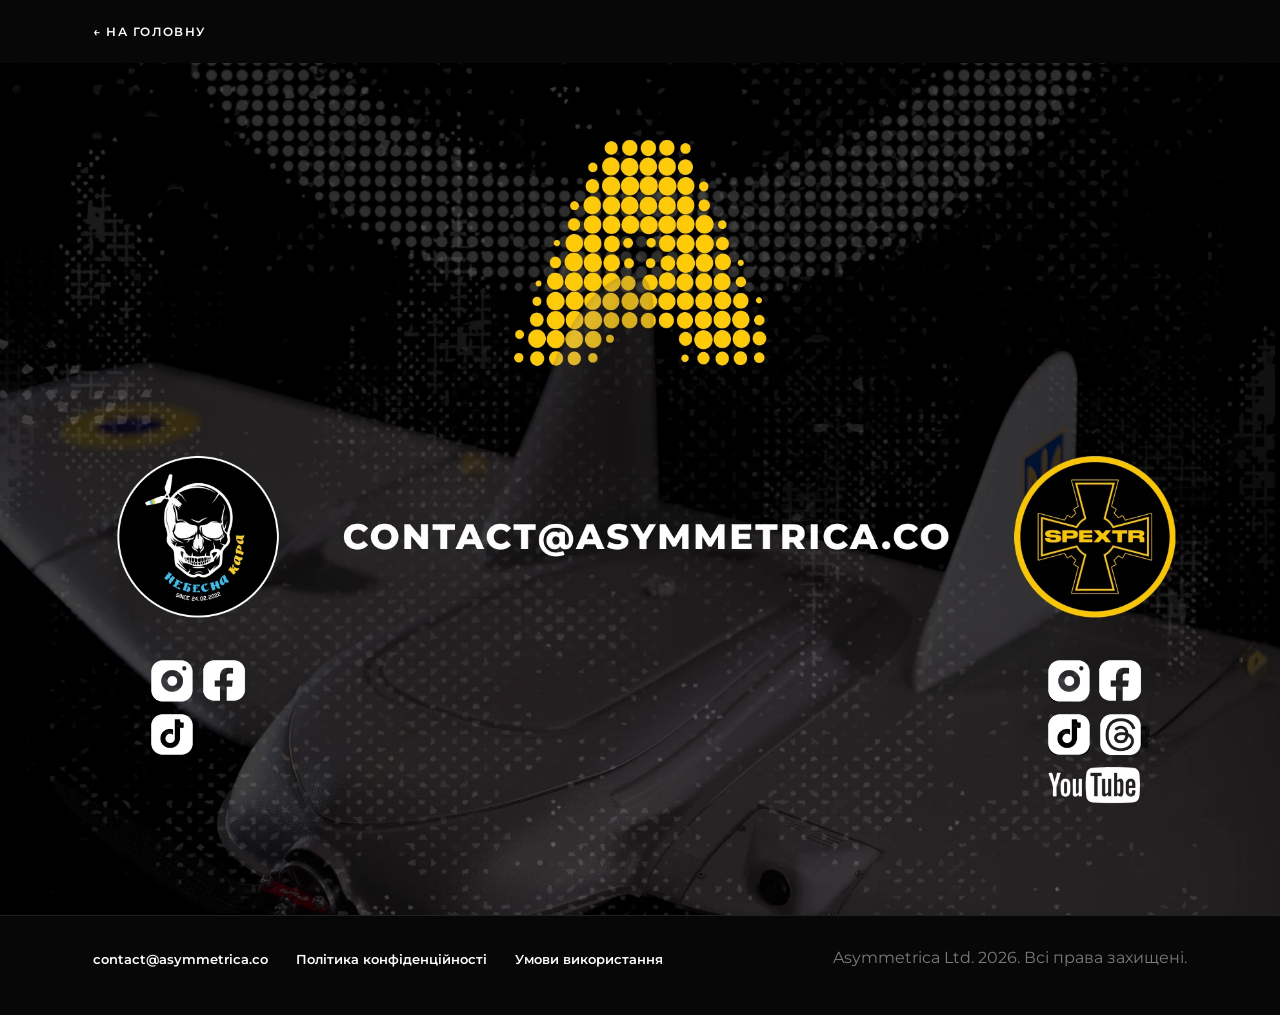
<file: html/contacts.html>
<!DOCTYPE html>
<html lang="uk">
<head>
  <meta charset="utf-8" />
  <meta name="viewport" content="width=device-width, initial-scale=1" />
  <title>Контакти — ASYMMETRICA</title>
  <meta name="description" content="Контакти ASYMMETRICA та SPEXTR: email і соціальні мережі обох брендів." />
  <link rel="preconnect" href="https://fonts.googleapis.com" />
  <link rel="preconnect" href="https://fonts.gstatic.com" crossorigin />
  <link href="https://fonts.googleapis.com/css2?family=Montserrat:wght@500;600;700;800&display=swap" rel="stylesheet" />
  <link rel="stylesheet" href="../css/contacts.css?v=3" />
</head>
<body>
  <div class="ct">

    <header class="ct-topbar">
      <a class="ct-back" href="index.html">← НА ГОЛОВНУ</a>
      <button class="burger js-burger" type="button" aria-label="Меню" aria-expanded="false" aria-controls="mobile-menu">
        <span></span><span></span><span></span>
      </button>
    </header>

    <span class="menu-backdrop js-menu-backdrop"></span>
    <nav id="mobile-menu" class="mobile-menu js-mobile-menu" aria-label="Мобільна навігація">
      <button class="mobile-menu__close js-menu-close" type="button" aria-label="Закрити меню">
        <svg viewBox="0 0 24 24" fill="none" stroke="currentColor" stroke-width="2"><path d="M6 6l12 12M18 6L6 18" /></svg>
      </button>
      <a class="mobile-menu__link" href="index.html#about">ПРО НАС</a>
      <div class="mobile-menu__group">
        <a class="mobile-menu__link" href="index.html#products">ПРОДУКТИ</a>
        <div class="mobile-menu__sub">
          <a class="mobile-menu__sublink" href="kryla.html">КРИЛА</a>
          <a class="mobile-menu__sublink" href="k2.html">НРК</a>
          <a class="mobile-menu__sublink" href="gstation.html">ДОДАТКОВО</a>
        </div>
      </div>
      <a class="mobile-menu__link" href="index.html#contact">ЗАЯВКА</a>
    </nav>

    <main class="ct-stage">
      <img class="ct-stage__bg" src="../assets/contacts-stage.webp" alt="ASYMMETRICA — contact@asymmetrica.co" />

      <a class="ct-icon ct-ig-left" href="https://www.instagram.com/nebesna_kara_/" target="_blank" rel="noopener noreferrer" aria-label="Небесна Кара — Instagram"><img src="../assets/icon-instagram-badge.webp" alt="" loading="lazy" decoding="async" /></a>
      <a class="ct-icon ct-fb-left" href="https://www.facebook.com/people/Nebesna-Kara/61592296633932/" target="_blank" rel="noopener noreferrer" aria-label="Небесна Кара — Facebook"><img src="../assets/icon-facebook-badge.webp" alt="" loading="lazy" decoding="async" /></a>
      <a class="ct-icon ct-tt-left" href="https://www.tiktok.com/@nebesna.kara22" target="_blank" rel="noopener noreferrer" aria-label="Небесна Кара — TikTok"><img src="../assets/icon-tiktok-badge.webp" alt="" loading="lazy" decoding="async" /></a>

      <a class="ct-icon ct-ig-right" href="https://www.instagram.com/spextrobotix/" target="_blank" rel="noopener noreferrer" aria-label="SPEXTR — Instagram"><img src="../assets/icon-instagram-badge.webp" alt="" loading="lazy" decoding="async" /></a>
      <a class="ct-icon ct-fb-right" href="https://www.facebook.com/people/Spextr-Robotics/61578538332726/" target="_blank" rel="noopener noreferrer" aria-label="SPEXTR — Facebook"><img src="../assets/icon-facebook-badge.webp" alt="" loading="lazy" decoding="async" /></a>
      <a class="ct-icon ct-tt-right" href="https://www.tiktok.com/@spextr.robotix" target="_blank" rel="noopener noreferrer" aria-label="SPEXTR — TikTok"><img src="../assets/icon-tiktok-badge.webp" alt="" loading="lazy" decoding="async" /></a>
      <a class="ct-icon ct-th-right" href="https://www.threads.com/@spextrobotix" target="_blank" rel="noopener noreferrer" aria-label="SPEXTR — Threads"><img src="../assets/icon-threads-badge.webp" alt="" loading="lazy" decoding="async" /></a>
      <a class="ct-icon ct-yt-right ct-icon--yt" href="https://www.youtube.com/@SpextrRobotics" target="_blank" rel="noopener noreferrer" aria-label="SPEXTR — YouTube"><img src="../assets/icon-youtube-badge.webp" alt="" loading="lazy" decoding="async" /></a>
    </main>

    <section class="ct-mobile">
      <div class="ct-mobile__inner">
        <img class="ct-mobile__logo" src="../assets/contacts-a-logo.webp" alt="ASYMMETRICA" />
        <a class="ct-mobile__email" href="mailto:contact@asymmetrica.co">CONTACT@ASYMMETRICA.CO</a>

        <div class="ct-brand">
          <img class="ct-brand__logo" src="../assets/contacts-logo-nebesna.webp" alt="Небесна Кара" loading="lazy" decoding="async" />
          <div class="ct-brand__icons">
            <a href="https://www.instagram.com/nebesna_kara_/" target="_blank" rel="noopener noreferrer" aria-label="Небесна Кара — Instagram"><img src="../assets/icon-instagram-badge.webp" alt="" loading="lazy" decoding="async" /></a>
            <a href="https://www.facebook.com/people/Nebesna-Kara/61592296633932/" target="_blank" rel="noopener noreferrer" aria-label="Небесна Кара — Facebook"><img src="../assets/icon-facebook-badge.webp" alt="" loading="lazy" decoding="async" /></a>
            <a href="https://www.tiktok.com/@nebesna.kara22" target="_blank" rel="noopener noreferrer" aria-label="Небесна Кара — TikTok"><img src="../assets/icon-tiktok-badge.webp" alt="" loading="lazy" decoding="async" /></a>
          </div>
        </div>

        <div class="ct-brand">
          <img class="ct-brand__logo" src="../assets/contacts-logo-spextr.webp" alt="SPEXTR" loading="lazy" decoding="async" />
          <div class="ct-brand__icons">
            <a href="https://www.instagram.com/spextrobotix/" target="_blank" rel="noopener noreferrer" aria-label="SPEXTR — Instagram"><img src="../assets/icon-instagram-badge.webp" alt="" loading="lazy" decoding="async" /></a>
            <a href="https://www.facebook.com/people/Spextr-Robotics/61578538332726/" target="_blank" rel="noopener noreferrer" aria-label="SPEXTR — Facebook"><img src="../assets/icon-facebook-badge.webp" alt="" loading="lazy" decoding="async" /></a>
            <a href="https://www.tiktok.com/@spextr.robotix" target="_blank" rel="noopener noreferrer" aria-label="SPEXTR — TikTok"><img src="../assets/icon-tiktok-badge.webp" alt="" loading="lazy" decoding="async" /></a>
            <a href="https://www.threads.com/@spextrobotix" target="_blank" rel="noopener noreferrer" aria-label="SPEXTR — Threads"><img src="../assets/icon-threads-badge.webp" alt="" loading="lazy" decoding="async" /></a>
            <a class="ct-brand__icons-yt" href="https://www.youtube.com/@SpextrRobotics" target="_blank" rel="noopener noreferrer" aria-label="SPEXTR — YouTube"><img src="../assets/icon-youtube-badge.webp" alt="" loading="lazy" decoding="async" /></a>
          </div>
        </div>
      </div>
    </section>

    <footer class="ct-footer">
      <div class="ct-footer__info">
        <a class="ct-footer__link" href="mailto:contact@asymmetrica.co">contact@asymmetrica.co</a>
        <a class="ct-footer__link" href="privacy.html">Політика конфіденційності</a>
        <a class="ct-footer__link" href="terms.html">Умови використання</a>
      </div>
      <p class="ct-footer__copy">Asymmetrica Ltd. 2026. Всі права захищені.</p>
    </footer>

  </div>

  <script src="../js/mobile-menu.js?v=1"></script>
</body>
</html>
</file>
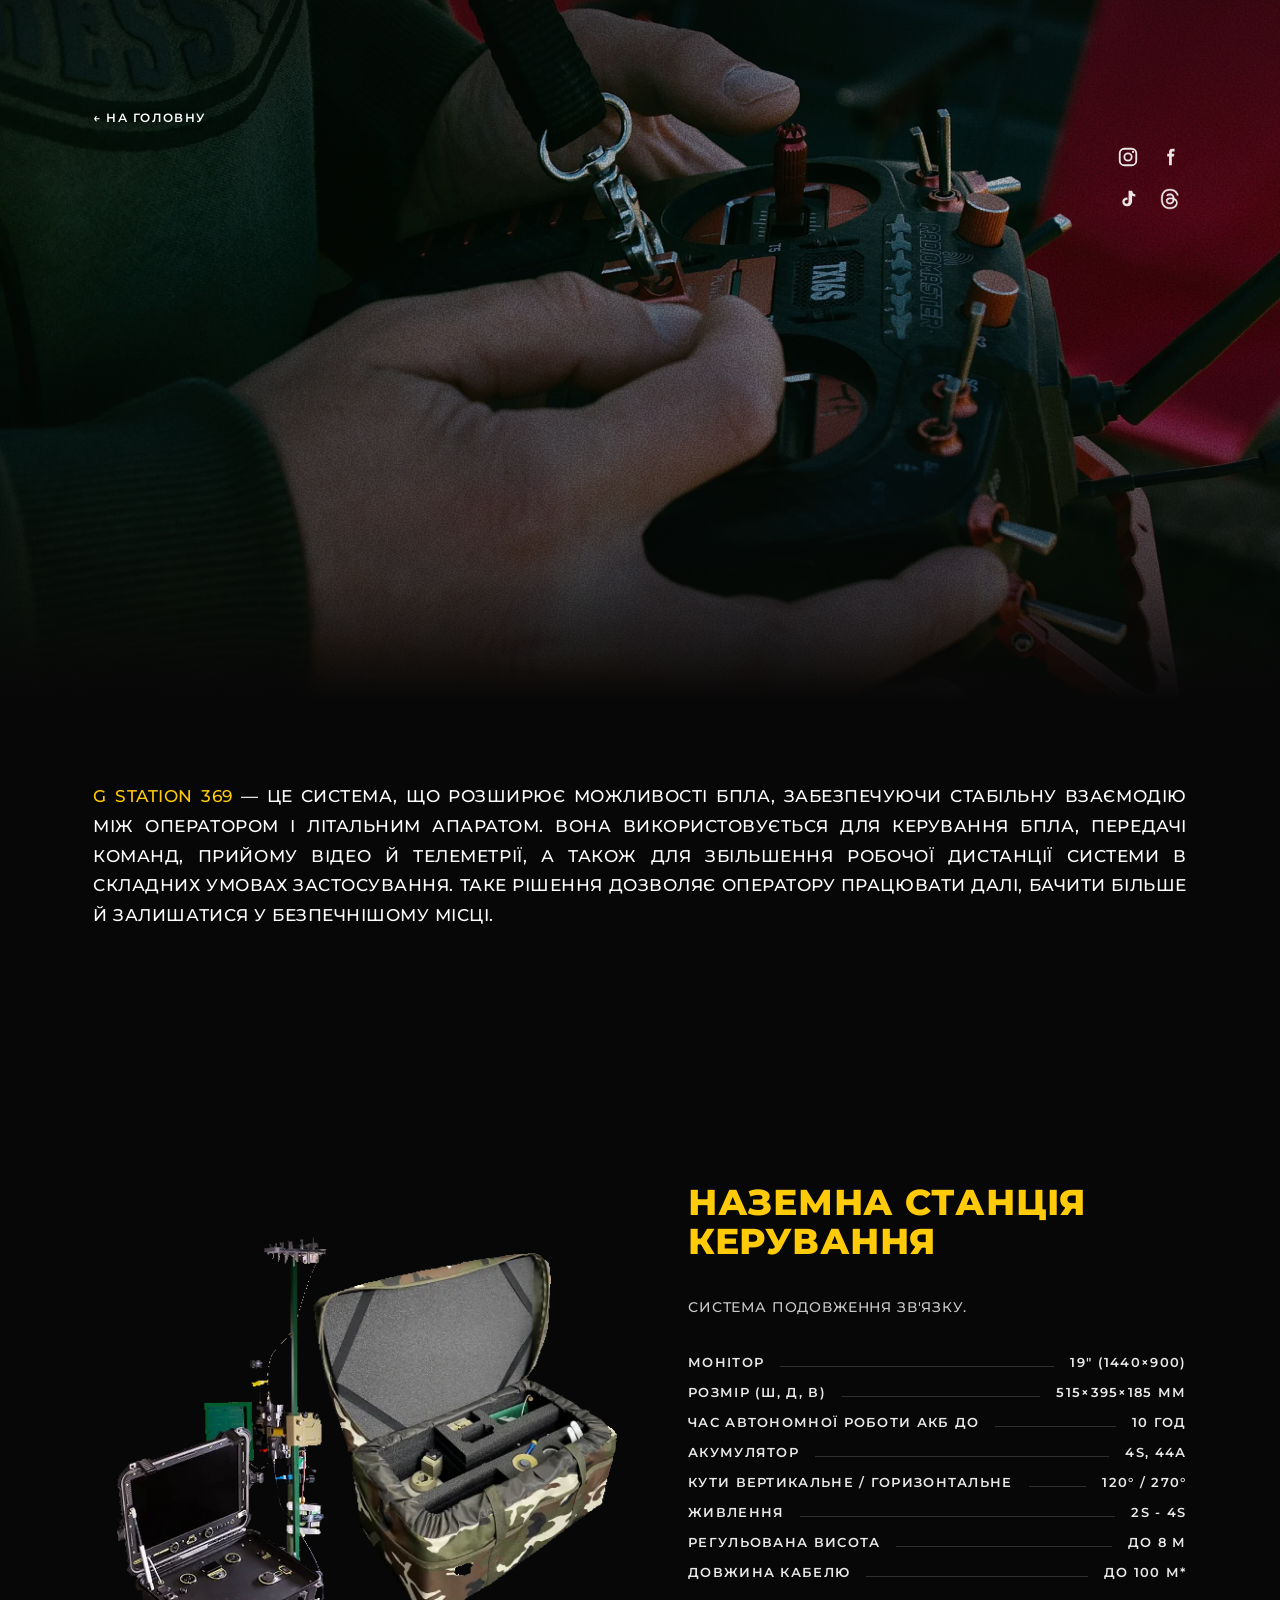
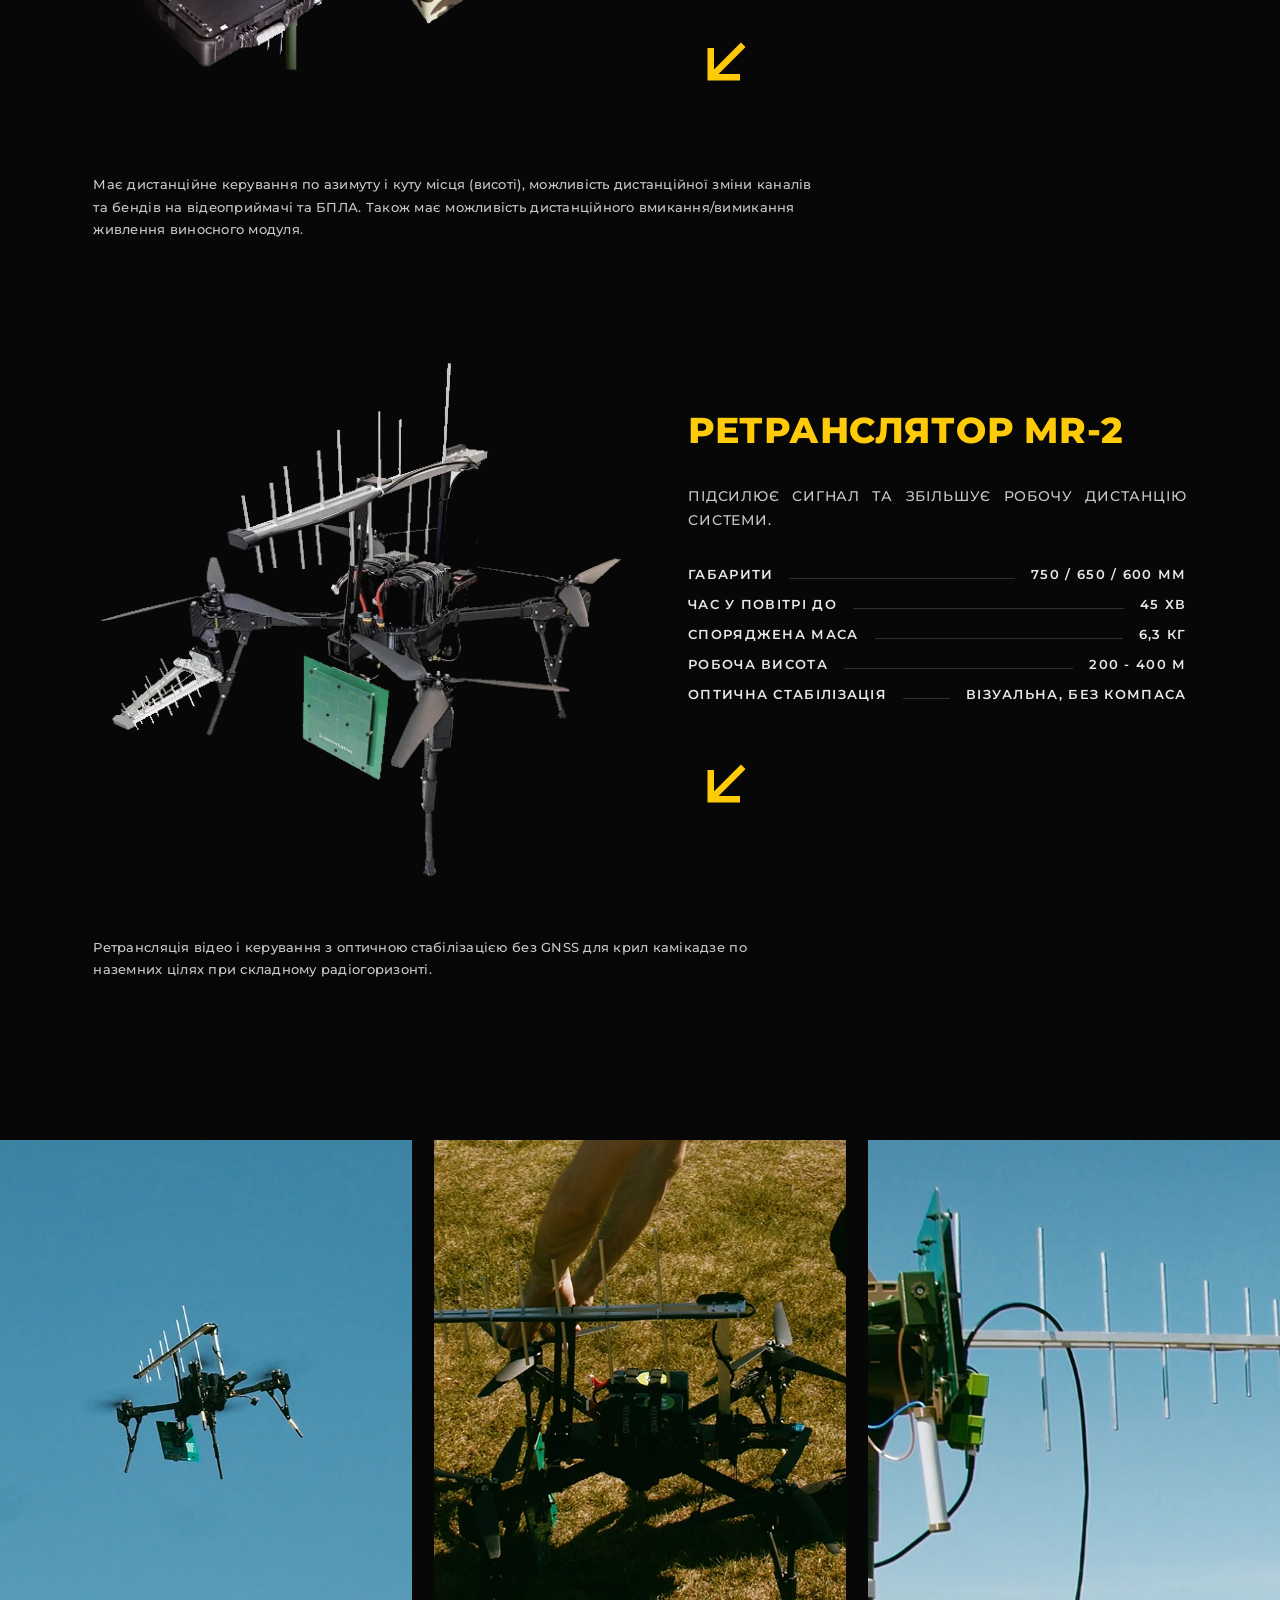
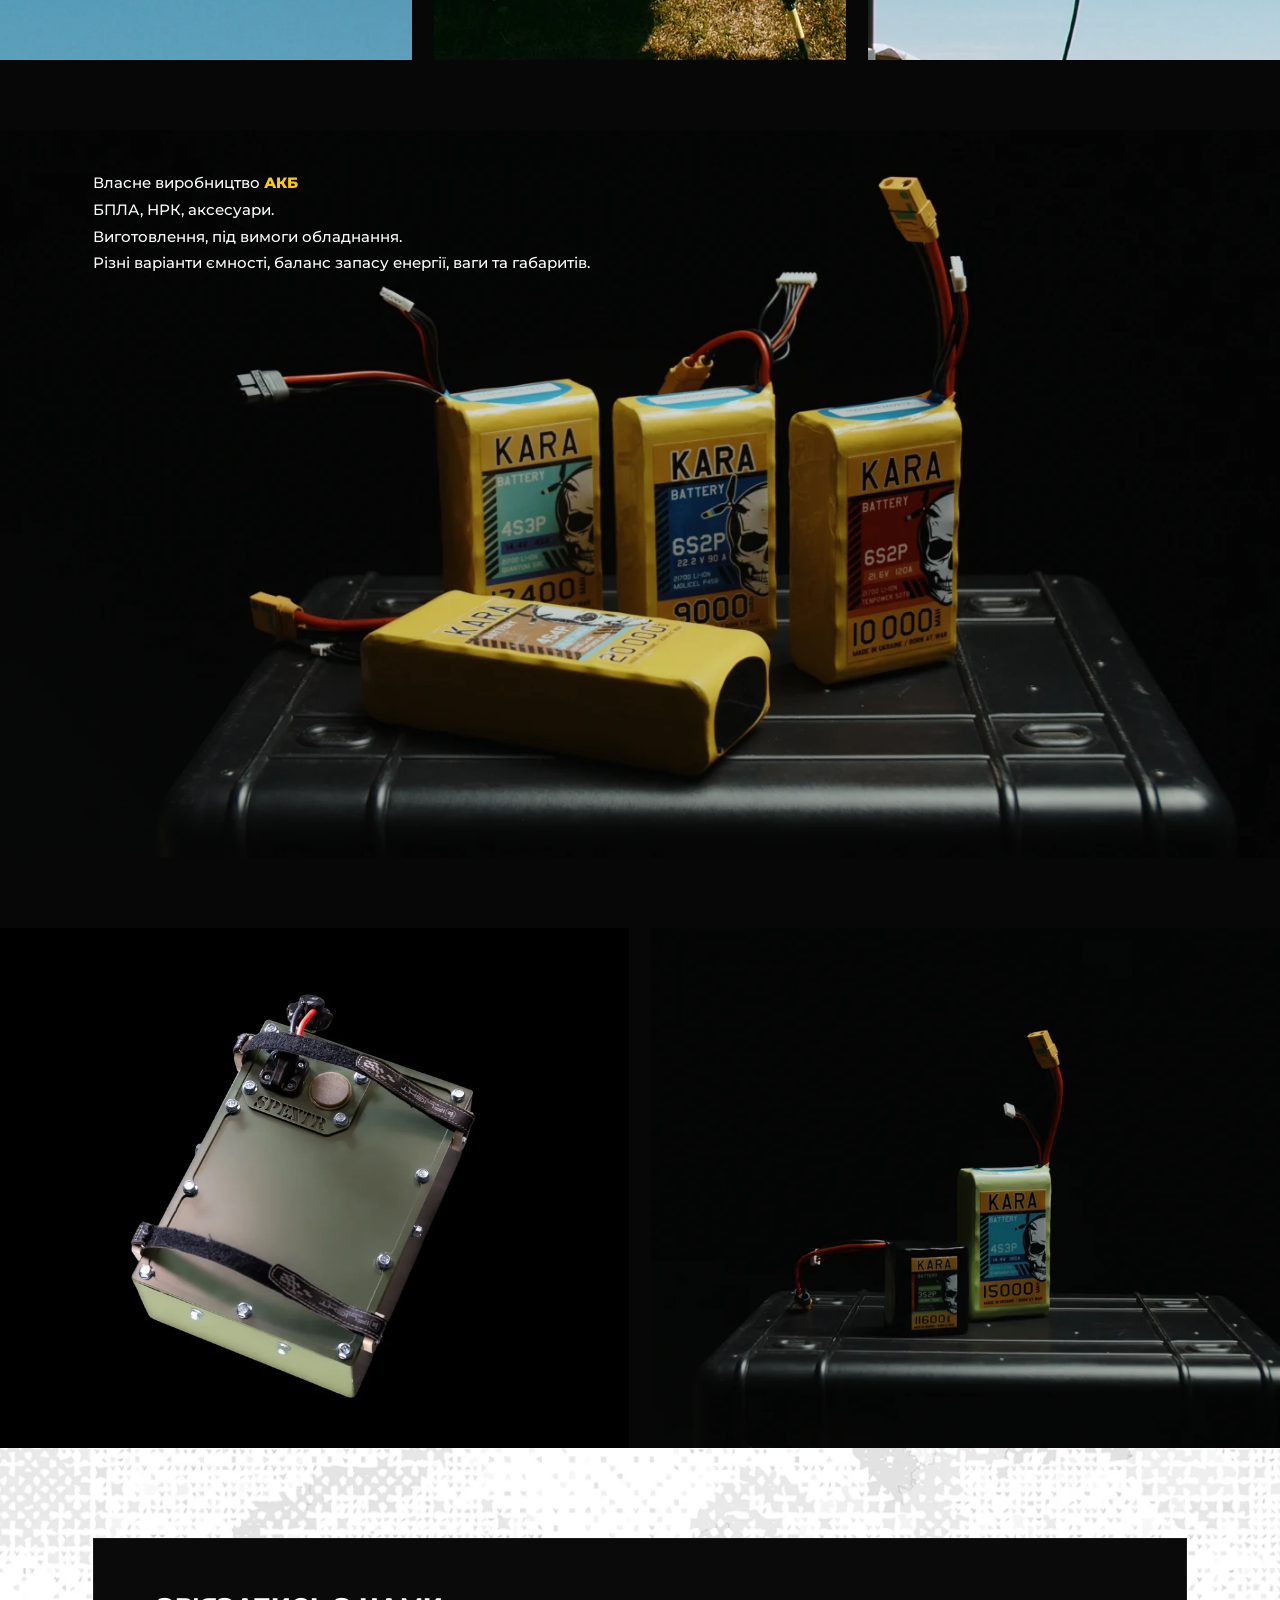
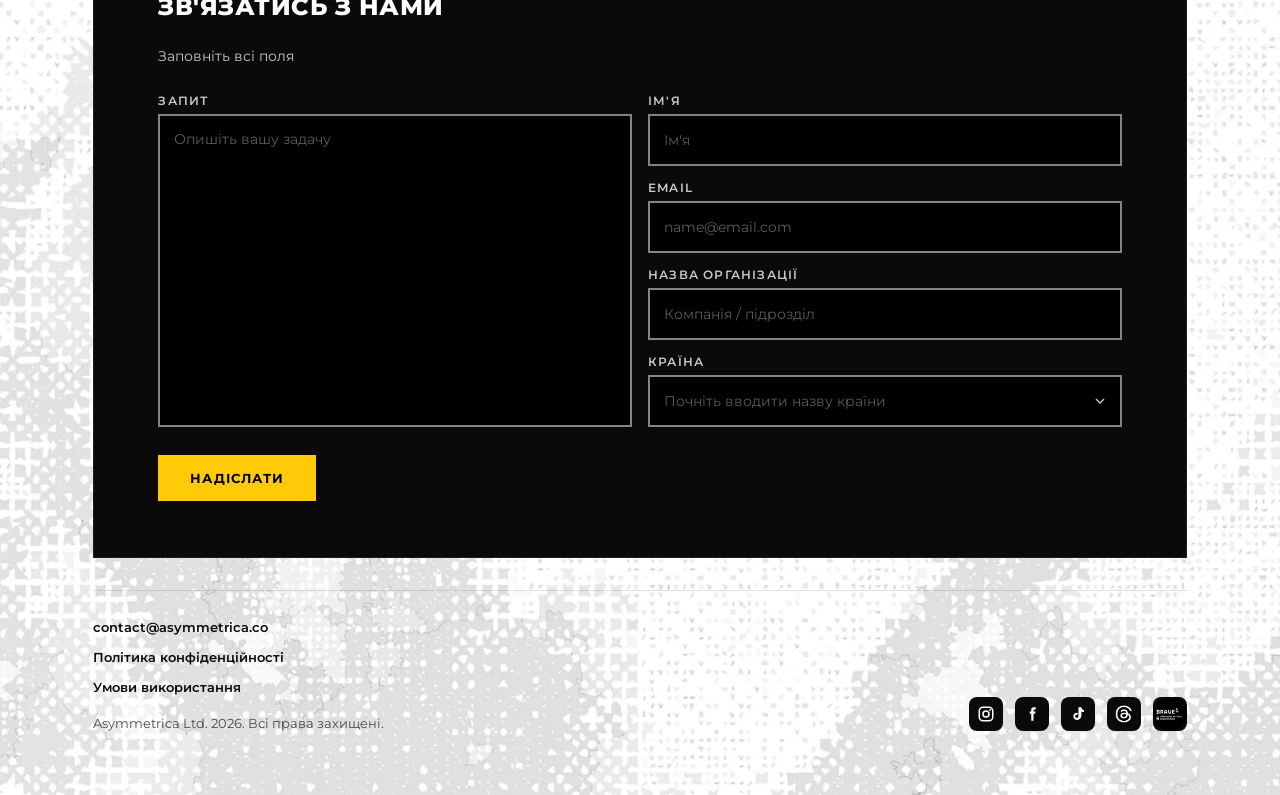
<file: html/gstation.html>
<!DOCTYPE html>
<html lang="uk">
<head>
  <meta charset="utf-8" />
  <meta name="viewport" content="width=device-width, initial-scale=1" />
  <title>G STATION 369 — Наземна станція керування та ретранслятор MR-2</title>
  <meta name="description" content="G STATION 369 — система керування БПЛА: передача команд, прийом відео й телеметрії, збільшення робочої дистанції в складних умовах." />
  <link rel="preconnect" href="https://fonts.googleapis.com" />
  <link rel="preconnect" href="https://fonts.gstatic.com" crossorigin />
  <link href="https://fonts.googleapis.com/css2?family=Montserrat:wght@400;500;600;700;800&display=swap" rel="stylesheet" />
  <link rel="stylesheet" href="../css/gstation.css?v=15" />
  <link rel="stylesheet" href="../css/contact-block.css?v=14" />
</head>
<body>
  <div class="gs">

    <!-- ============ 01 HERO ============ -->
    <section class="gs-hero">
      <img class="gs-hero__bg" src="../assets/gs-hero.webp" alt="G Station 369" fetchpriority="high" />
      <span class="gs-hero__scrim"></span>
      <span class="gs-hero__tick gs-hero__tick--left"></span>
      <span class="gs-hero__tick gs-hero__tick--right"></span>

      <a class="gs-back" href="index.html#products">← НА ГОЛОВНУ</a>

      <button class="burger js-burger" type="button" aria-label="Меню" aria-expanded="false" aria-controls="mobile-menu">
        <span></span><span></span><span></span>
      </button>

      <div class="gs-hero__row">
        <p class="gs-hero__tagline"></p>

        <div class="gs-socials">
          <a class="gs-social" href="https://www.instagram.com/spextrobotix/" target="_blank" rel="noopener noreferrer" aria-label="Instagram">
            <svg viewBox="0 0 24 24" fill="none" stroke="currentColor" stroke-width="2"><rect x="3" y="3" width="18" height="18" rx="5" /><circle cx="12" cy="12" r="4" /><circle cx="17.5" cy="6.5" r="1.2" fill="currentColor" stroke="none" /></svg>
          </a>
          <a class="gs-social" href="https://www.facebook.com/people/Spextr-Robotics/61578538332726/" target="_blank" rel="noopener noreferrer" aria-label="Facebook">
            <svg viewBox="0 0 24 24" fill="currentColor"><path d="M14 8.5V7c0-.7.5-1 1.2-1H17V3h-2.5C11.9 3 11 4.6 11 6.4v2.1H9v3h2V21h3v-9.5h2.3l.4-3H14z" /></svg>
          </a>
          <a class="gs-social" href="https://www.tiktok.com/@spextr.robotix" target="_blank" rel="noopener noreferrer" aria-label="TikTok">
            <svg viewBox="0 0 24 24" fill="currentColor"><path d="M16.5 3c.3 2.1 1.5 3.6 3.5 3.9v2.4c-1.2.1-2.3-.2-3.5-.8v5.6c0 3.2-2.3 5.9-5.6 5.9-2.9 0-5.1-2.1-5.1-4.9 0-3 2.5-5 5.7-4.6v2.6c-.5-.2-1-.2-1.5-.1-1.1.2-1.8 1-1.7 2.2.1 1.1 1 1.9 2.1 1.9 1.3 0 2.2-1 2.2-2.5V3h3.4z" /></svg>
          </a>
          <a class="gs-social" href="https://www.threads.com/@spextrobotix" target="_blank" rel="noopener noreferrer" aria-label="Threads">
            <span class="gs-social__threads" aria-hidden="true"></span>
          </a>
        </div>
      </div>
    </section>

    <span class="menu-backdrop js-menu-backdrop"></span>
    <nav id="mobile-menu" class="mobile-menu js-mobile-menu" aria-label="Мобільна навігація">
      <button class="mobile-menu__close js-menu-close" type="button" aria-label="Закрити меню">
        <svg viewBox="0 0 24 24" fill="none" stroke="currentColor" stroke-width="2"><path d="M6 6l12 12M18 6L6 18" /></svg>
      </button>
      <a class="mobile-menu__link" href="index.html#about">ПРО НАС</a>
      <div class="mobile-menu__group">
        <a class="mobile-menu__link" href="index.html#products">ПРОДУКТИ</a>
        <div class="mobile-menu__sub">
          <a class="mobile-menu__sublink" href="kryla.html">КРИЛА</a>
          <a class="mobile-menu__sublink" href="k2.html">НРК</a>
          <a class="mobile-menu__sublink" href="gstation.html" aria-current="page">ДОДАТКОВО</a>
        </div>
      </div>
      <a class="mobile-menu__link" href="contacts.html">КОНТАКТИ</a>
    </nav>

    <!-- ============ 02 INTRO ============ -->
    <section class="gs-intro">
      <p><span class="gs-accent">G STATION 369</span> — ЦЕ СИСТЕМА, ЩО РОЗШИРЮЄ МОЖЛИВОСТІ БПЛА, ЗАБЕЗПЕЧУЮЧИ СТАБІЛЬНУ ВЗАЄМОДІЮ МІЖ ОПЕРАТОРОМ І ЛІТАЛЬНИМ АПАРАТОМ. ВОНА ВИКОРИСТОВУЄТЬСЯ ДЛЯ КЕРУВАННЯ БПЛА, ПЕРЕДАЧІ КОМАНД, ПРИЙОМУ ВІДЕО Й ТЕЛЕМЕТРІЇ, А ТАКОЖ ДЛЯ ЗБІЛЬШЕННЯ РОБОЧОЇ ДИСТАНЦІЇ СИСТЕМИ В СКЛАДНИХ УМОВАХ ЗАСТОСУВАННЯ. ТАКЕ РІШЕННЯ ДОЗВОЛЯЄ ОПЕРАТОРУ ПРАЦЮВАТИ ДАЛІ, БАЧИТИ БІЛЬШЕ Й ЗАЛИШАТИСЯ У БЕЗПЕЧНІШОМУ МІСЦІ.</p>
    </section>

    <!-- ============ 03 GROUND STATION MODULE ============ -->
    <section class="gs-mod">
      <div class="gs-mod__head">
        <img class="gs-mod__unit gs-mod__unit--a" src="../assets/gs-station.webp" alt="Наземна станція керування" loading="lazy" decoding="async" />
        <div class="gs-mod__lead">
          <h2 class="gs-mod__title">НАЗЕМНА СТАНЦІЯ<br />КЕРУВАННЯ</h2>
          <p class="gs-mod__sub">СИСТЕМА ПОДОВЖЕННЯ ЗВ'ЯЗКУ.</p>
          <dl class="gs-specs">
            <div class="gs-spec"><dt>МОНІТОР</dt><span class="gs-spec__rule"></span><dd>19" (1440×900)</dd></div>
            <div class="gs-spec"><dt>РОЗМІР (Ш, Д, В)</dt><span class="gs-spec__rule"></span><dd>515×395×185 ММ</dd></div>
            <div class="gs-spec"><dt>ЧАС АВТОНОМНОЇ РОБОТИ АКБ ДО</dt><span class="gs-spec__rule"></span><dd>10 ГОД</dd></div>
            <div class="gs-spec"><dt>АКУМУЛЯТОР</dt><span class="gs-spec__rule"></span><dd>4S, 44А</dd></div>
            <div class="gs-spec"><dt>КУТИ ВЕРТИКАЛЬНЕ / ГОРИЗОНТАЛЬНЕ</dt><span class="gs-spec__rule"></span><dd>120° / 270°</dd></div>
            <div class="gs-spec"><dt>ЖИВЛЕННЯ</dt><span class="gs-spec__rule"></span><dd>2S - 4S</dd></div>
            <div class="gs-spec"><dt>РЕГУЛЬОВАНА ВИСОТА</dt><span class="gs-spec__rule"></span><dd>ДО 8 М</dd></div>
            <div class="gs-spec"><dt>ДОВЖИНА КАБЕЛЮ</dt><span class="gs-spec__rule"></span><dd>ДО 100 М*</dd></div>
          </dl>
          <svg class="gs-mod__arrow" viewBox="0 0 24 24" fill="none" stroke="currentColor" stroke-width="2"><path d="M17 7L7 17" /><path d="M7 8v9h9" /></svg>
        </div>
      </div>

      <div class="gs-desc">
        <p>Має дистанційне керування по азимуту і куту місця (висоті), можливість дистанційної зміни каналів та бендів на відеоприймачі та БПЛА. Також має можливість дистанційного вмикання/вимикання живлення виносного модуля.</p>
      </div>

    </section>

    <!-- ============ 04 MR-2 MODULE ============ -->
    <section class="gs-mod">
      <div class="gs-mod__head">
        <img class="gs-mod__unit gs-mod__unit--b" src="../assets/gs-mr2.webp" alt="Ретранслятор MR-2" loading="lazy" decoding="async" />
        <div class="gs-mod__lead">
          <h2 class="gs-mod__title gs-mod__title--accent">РЕТРАНСЛЯТОР MR-2</h2>
          <p class="gs-mod__sub">ПІДСИЛЮЄ СИГНАЛ ТА ЗБІЛЬШУЄ РОБОЧУ ДИСТАНЦІЮ СИСТЕМИ.</p>
          <dl class="gs-specs">
            <div class="gs-spec"><dt>ГАБАРИТИ</dt><span class="gs-spec__rule"></span><dd>750 / 650 / 600 ММ</dd></div>
            <div class="gs-spec"><dt>ЧАС У ПОВІТРІ ДО</dt><span class="gs-spec__rule"></span><dd>45 ХВ</dd></div>
            <div class="gs-spec"><dt>СПОРЯДЖЕНА МАСА</dt><span class="gs-spec__rule"></span><dd>6,3 КГ</dd></div>
            <div class="gs-spec"><dt>РОБОЧА ВИСОТА</dt><span class="gs-spec__rule"></span><dd>200 - 400 М</dd></div>
            <div class="gs-spec"><dt>ОПТИЧНА СТАБІЛІЗАЦІЯ</dt><span class="gs-spec__rule"></span><dd>ВІЗУАЛЬНА, БЕЗ КОМПАСА</dd></div>
          </dl>
          <svg class="gs-mod__arrow" viewBox="0 0 24 24" fill="none" stroke="currentColor" stroke-width="2"><path d="M17 7L7 17" /><path d="M7 8v9h9" /></svg>
        </div>
      </div>

      <div class="gs-desc">
        <p>Ретрансляція відео і керування з оптичною стабілізацією без GNSS для крил камікадзе по наземних цілях при складному радіогоризонті.</p>
      </div>
    </section>

    <!-- ============ 05 MR-2 GALLERY ============ -->
    <section class="gs-gallery gs-gallery--3">
      <img class="gs-shot" src="../assets/gs-shot-1.webp" alt="Ретранслятор в польоті" loading="lazy" decoding="async" />
      <img class="gs-shot" src="../assets/gs-shot-2.webp" alt="Збірка на місцевості" loading="lazy" decoding="async" />
      <img class="gs-shot" src="../assets/gs-shot-3.webp" alt="Антена MR-2" loading="lazy" decoding="async" />
    </section>

    <!-- ============ 06 АКБ ============ -->
    <section class="gs-akb">
      <div class="gs-akb__text">
        <p>Власне виробництво <b class="gs-accent">АКБ</b></p>
        <p>БПЛА, НРК, аксесуари.</p>
        <p>Виготовлення, під вимоги обладнання.</p>
        <p>Різні варіанти ємності, баланс запасу енергії, ваги та габаритів.</p>
      </div>
      <img src="../assets/gs-akb.webp" alt="Акумуляторні батареї KARA Battery" width="1420" height="808" loading="lazy" decoding="async" />
    </section>

    <!-- ============ 07 АКБ GALLERY ============ -->
    <section class="gs-gallery gs-gallery--2">
      <img class="gs-shot" src="../assets/gs-akb-shot-1.webp" alt="Батарея SPEXTR у польовому корпусі" loading="lazy" decoding="async" />
      <img class="gs-shot" src="../assets/gs-akb-shot-2.webp" alt="Акумулятори KARA Battery різної ємності" loading="lazy" decoding="async" />
    </section>

    <!-- ============ CONTACT (ЗАЯВКА) ============ -->
    <section id="contact" class="pc-contact">
      <img class="pc-contact__bg" src="../assets/contact-bg.webp" alt="" loading="lazy" decoding="async" />
      <div class="pc-panel">
        <form class="pc-form js-pc-form" novalidate>
          <div class="pc-form__inner">
            <div class="pc-form__head">
              <b class="pc-form__heading">ЗВ'ЯЗАТИСЬ З НАМИ</b>
              <button type="submit" class="pc-cta">НАДІСЛАТИ</button>
            </div>
            <p class="pc-form__subheading">Заповніть всі поля</p>
            <div class="pc-form__cols">
              <div class="pc-form__col pc-form__col--msg">
                <label class="pc-field-group pc-field-group--grow">
                  <div class="pc-field-group__head">
                    <b class="pc-form__label">ЗАПИТ</b>
                    <span class="pc-field-error">Заповніть це поле</span>
                  </div>
                  <textarea name="message" required maxlength="2000" class="pc-field pc-field--area" placeholder="Опишіть вашу задачу"></textarea>
                </label>
              </div>
              <div class="pc-form__col">
                <label class="pc-field-group">
                  <div class="pc-field-group__head">
                    <b class="pc-form__label">ІМ'Я</b>
                    <span class="pc-field-error">Заповніть це поле</span>
                  </div>
                  <input name="name" required maxlength="80" class="pc-field" placeholder="Ім'я" />
                </label>
                <label class="pc-field-group">
                  <div class="pc-field-group__head">
                    <b class="pc-form__label">EMAIL</b>
                    <span class="pc-field-error">Заповніть це поле</span>
                  </div>
                  <input name="email" type="email" required maxlength="100" class="pc-field" placeholder="name@email.com" />
                </label>
                <label class="pc-field-group">
                  <div class="pc-field-group__head">
                    <b class="pc-form__label">НАЗВА ОРГАНІЗАЦІЇ</b>
                    <span class="pc-field-error">Заповніть це поле</span>
                  </div>
                  <input name="org" required maxlength="100" class="pc-field" placeholder="Компанія / підрозділ" />
                </label>
                <label class="pc-field-group">
                  <div class="pc-field-group__head">
                    <b class="pc-form__label">КРАЇНА</b>
                    <span class="pc-field-error">Заповніть це поле</span>
                  </div>
                  <div class="country-auto">
                    <input name="country" required maxlength="60" class="pc-field" placeholder="Почніть вводити назву країни" autocomplete="off" role="combobox" aria-expanded="false" aria-autocomplete="list" />
                    <svg class="country-auto__icon" viewBox="0 0 24 24" fill="none" stroke="currentColor" stroke-width="2" aria-hidden="true"><path d="M6 9l6 6 6-6" /></svg>
                    <ul class="country-auto__list" role="listbox"></ul>
                  </div>
                </label>
              </div>
            </div>
          </div>
        </form>
      </div>

      <div class="pc-footer">
        <div class="pc-footer-info">
          <a class="pc-footer-link" href="mailto:contact@asymmetrica.co">contact@asymmetrica.co</a>
          <a class="pc-footer-link" href="privacy.html">Політика конфіденційності</a>
          <a class="pc-footer-link" href="terms.html">Умови використання</a>
          <p class="pc-footer-copyright">Asymmetrica Ltd. 2026. Всі права захищені.</p>
        </div>
        <div class="pc-socials">
          <a class="pc-social" href="https://www.instagram.com/spextrobotix/" target="_blank" rel="noopener noreferrer" aria-label="Instagram">
            <svg viewBox="0 0 24 24" fill="none" stroke="currentColor" stroke-width="2"><rect x="3" y="3" width="18" height="18" rx="5" /><circle cx="12" cy="12" r="4" /><circle cx="17.5" cy="6.5" r="1.2" fill="currentColor" stroke="none" /></svg>
          </a>
          <a class="pc-social" href="https://www.facebook.com/people/Spextr-Robotics/61578538332726/" target="_blank" rel="noopener noreferrer" aria-label="Facebook">
            <svg viewBox="0 0 24 24" fill="currentColor"><path d="M14 8.5V7c0-.7.5-1 1.2-1H17V3h-2.5C11.9 3 11 4.6 11 6.4v2.1H9v3h2V21h3v-9.5h2.3l.4-3H14z" /></svg>
          </a>
          <a class="pc-social" href="https://www.tiktok.com/@spextr.robotix" target="_blank" rel="noopener noreferrer" aria-label="TikTok">
            <svg viewBox="0 0 24 24" fill="currentColor"><path d="M16.5 3c.3 2.1 1.5 3.6 3.5 3.9v2.4c-1.2.1-2.3-.2-3.5-.8v5.6c0 3.2-2.3 5.9-5.6 5.9-2.9 0-5.1-2.1-5.1-4.9 0-3 2.5-5 5.7-4.6v2.6c-.5-.2-1-.2-1.5-.1-1.1.2-1.8 1-1.7 2.2.1 1.1 1 1.9 2.1 1.9 1.3 0 2.2-1 2.2-2.5V3h3.4z" /></svg>
          </a>
          <a class="pc-social" href="https://www.threads.com/@spextrobotix" target="_blank" rel="noopener noreferrer" aria-label="Threads">
            <img src="../assets/icon-threads.webp" alt="" loading="lazy" decoding="async" />
          </a>
          <a class="pc-social pc-social--brave1" href="https://market-brave1.delta.mil.gov.ua/lohistychni-kolisni/5423/" target="_blank" rel="noopener noreferrer" aria-label="BRAVE1 Market">
            <img src="../assets/partner-brave1.webp" alt="" loading="lazy" decoding="async" />
          </a>
        </div>
      </div>
    </section>

  </div>
  <div class="pc-toast js-pc-toast" role="status" aria-live="polite">
    <svg viewBox="0 0 24 24" fill="none" stroke="#FFCA08" stroke-width="2.2"><path d="M20 6L9 17l-5-5" /></svg>
    <span>Запит надіслано. Інженерна команда зв'яжеться з вами.</span>
  </div>

  <script src="../js/countries.js?v=7"></script>
  <script src="../js/contact-form.js?v=4"></script>
  <script src="../js/mobile-menu.js?v=1"></script>
</body>
</html>
</file>
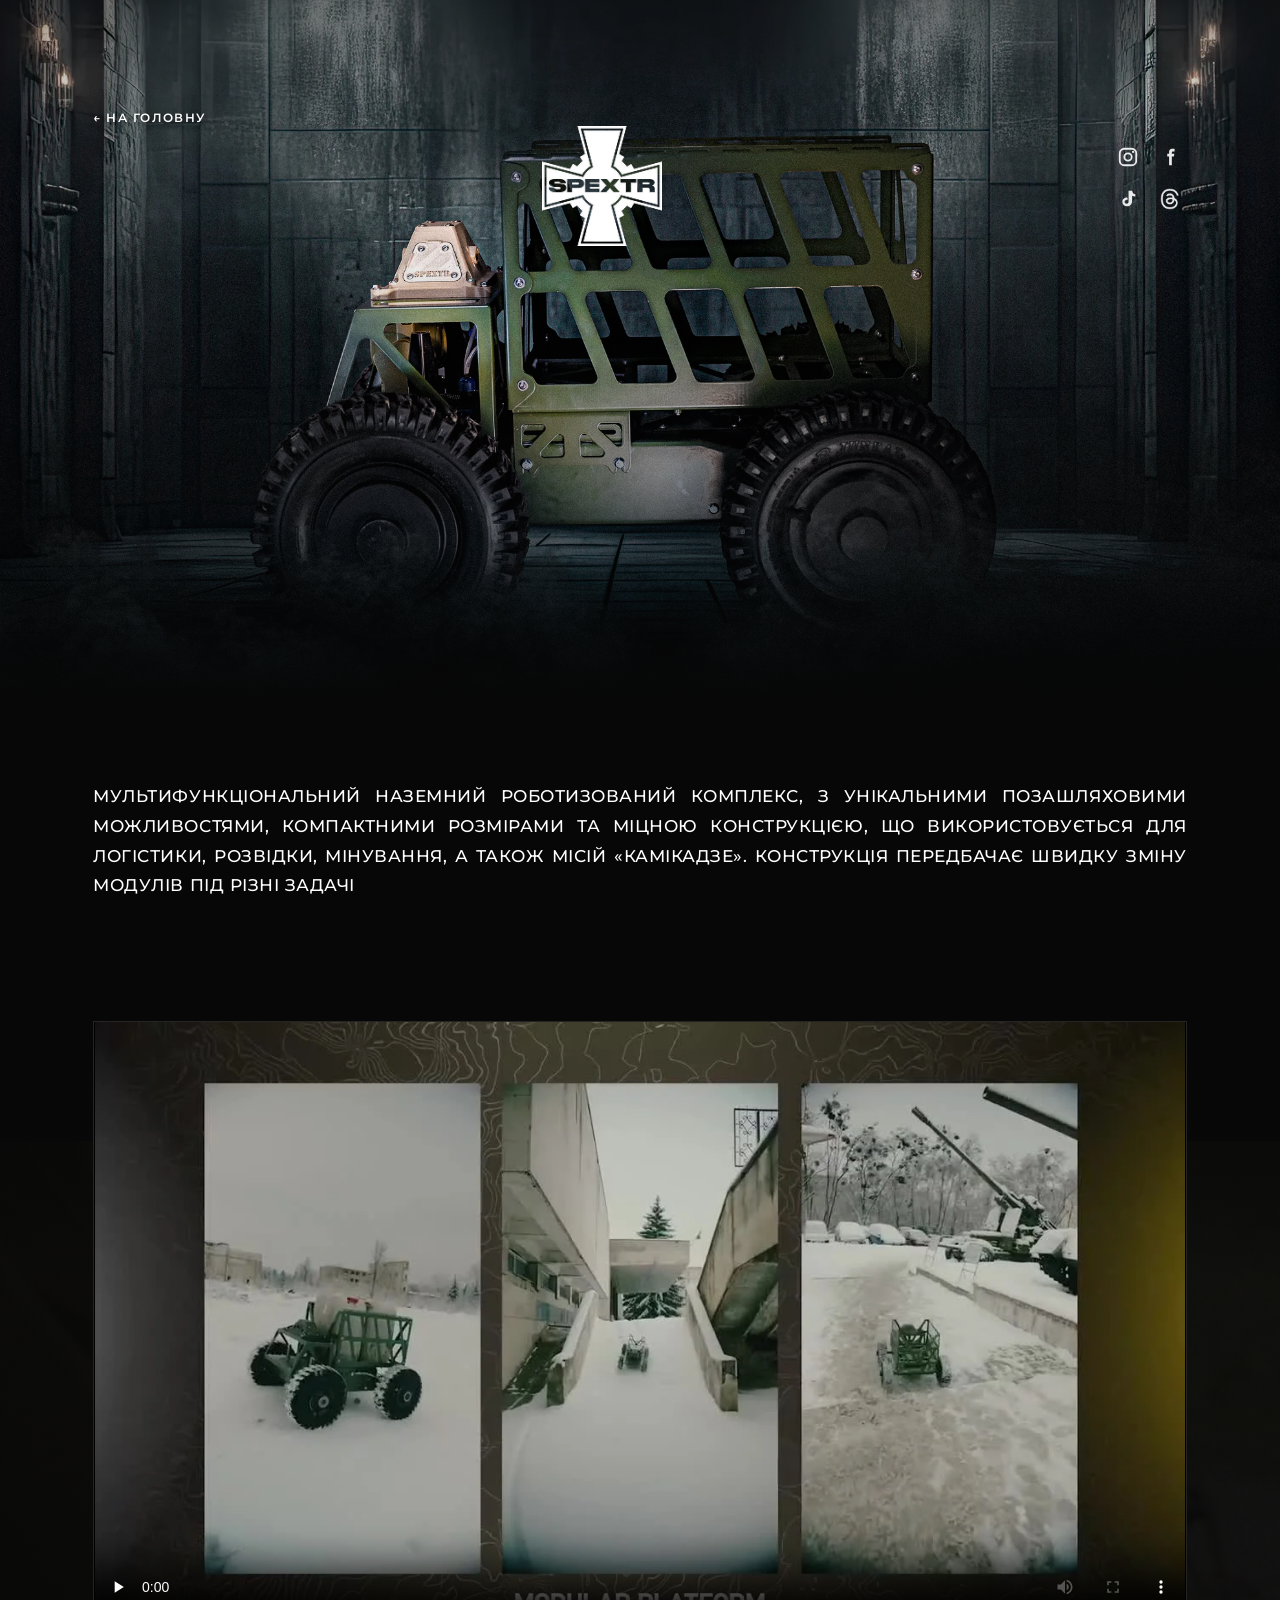
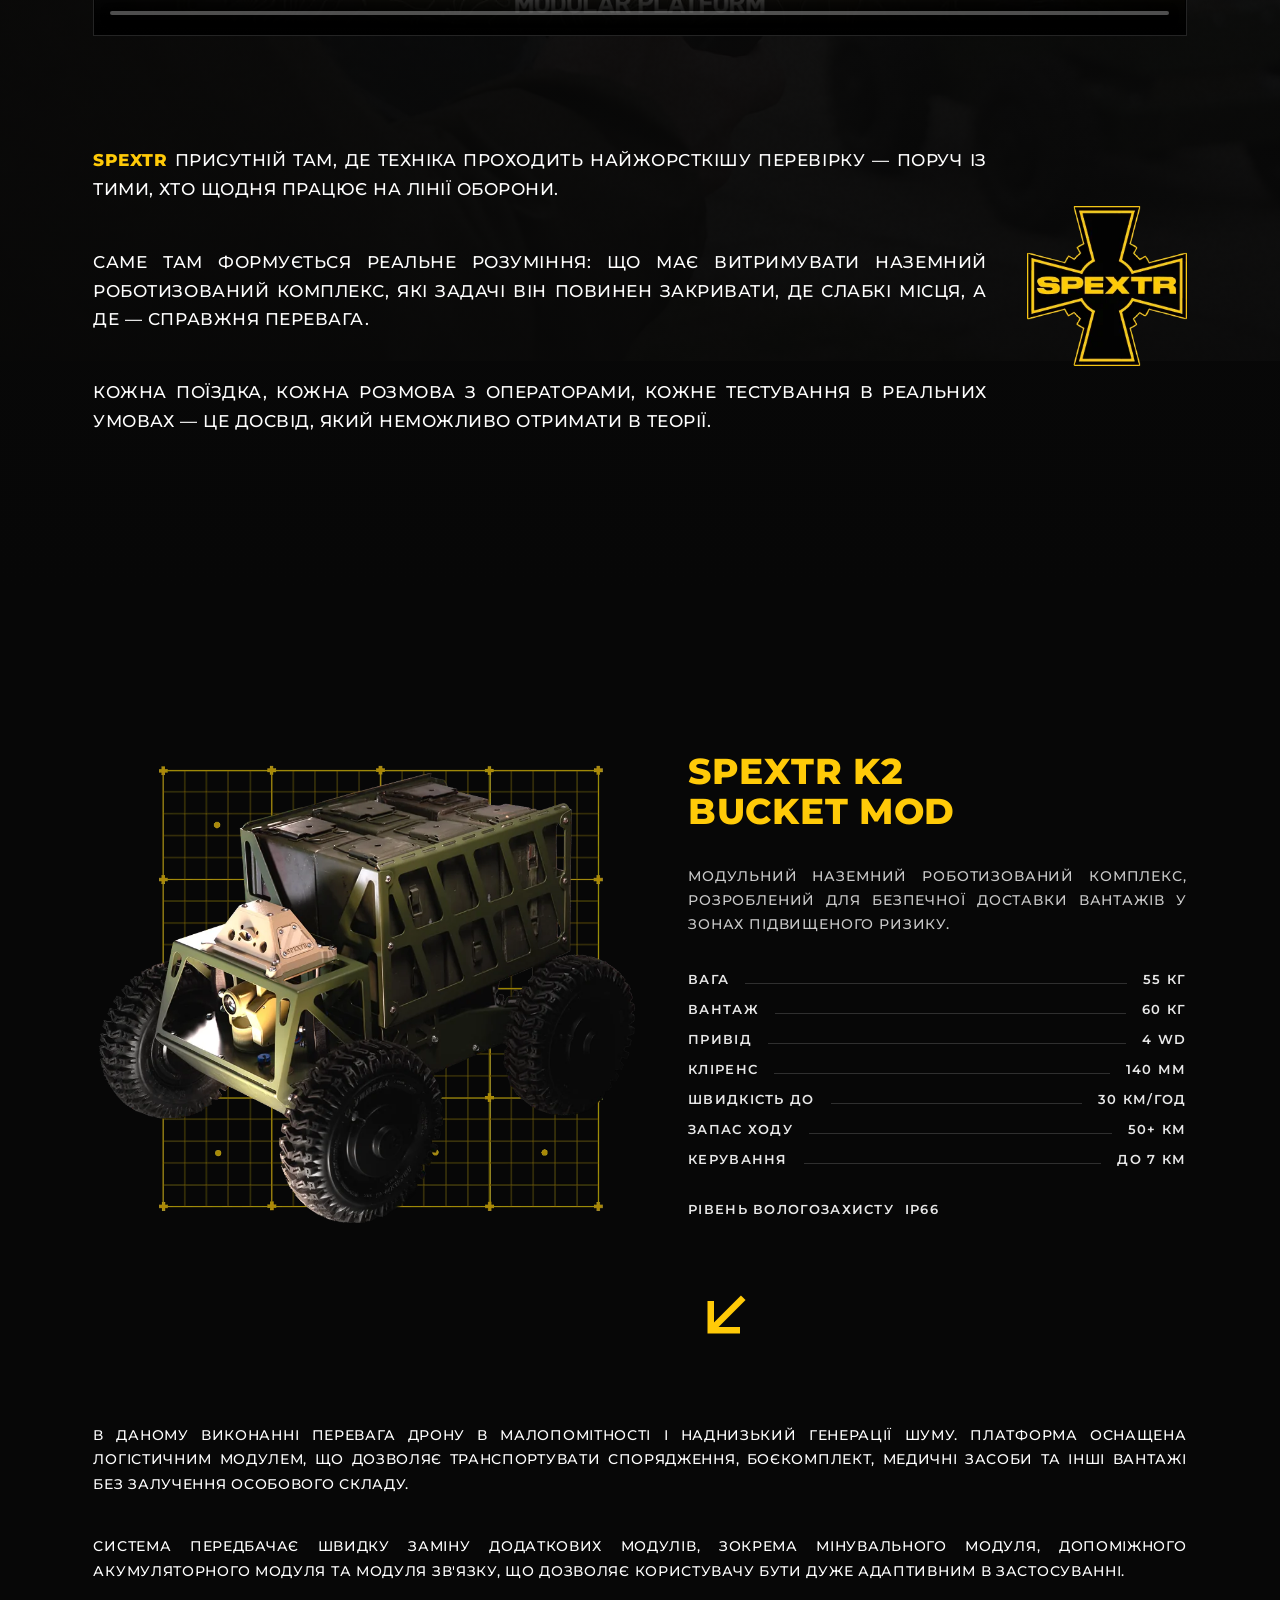
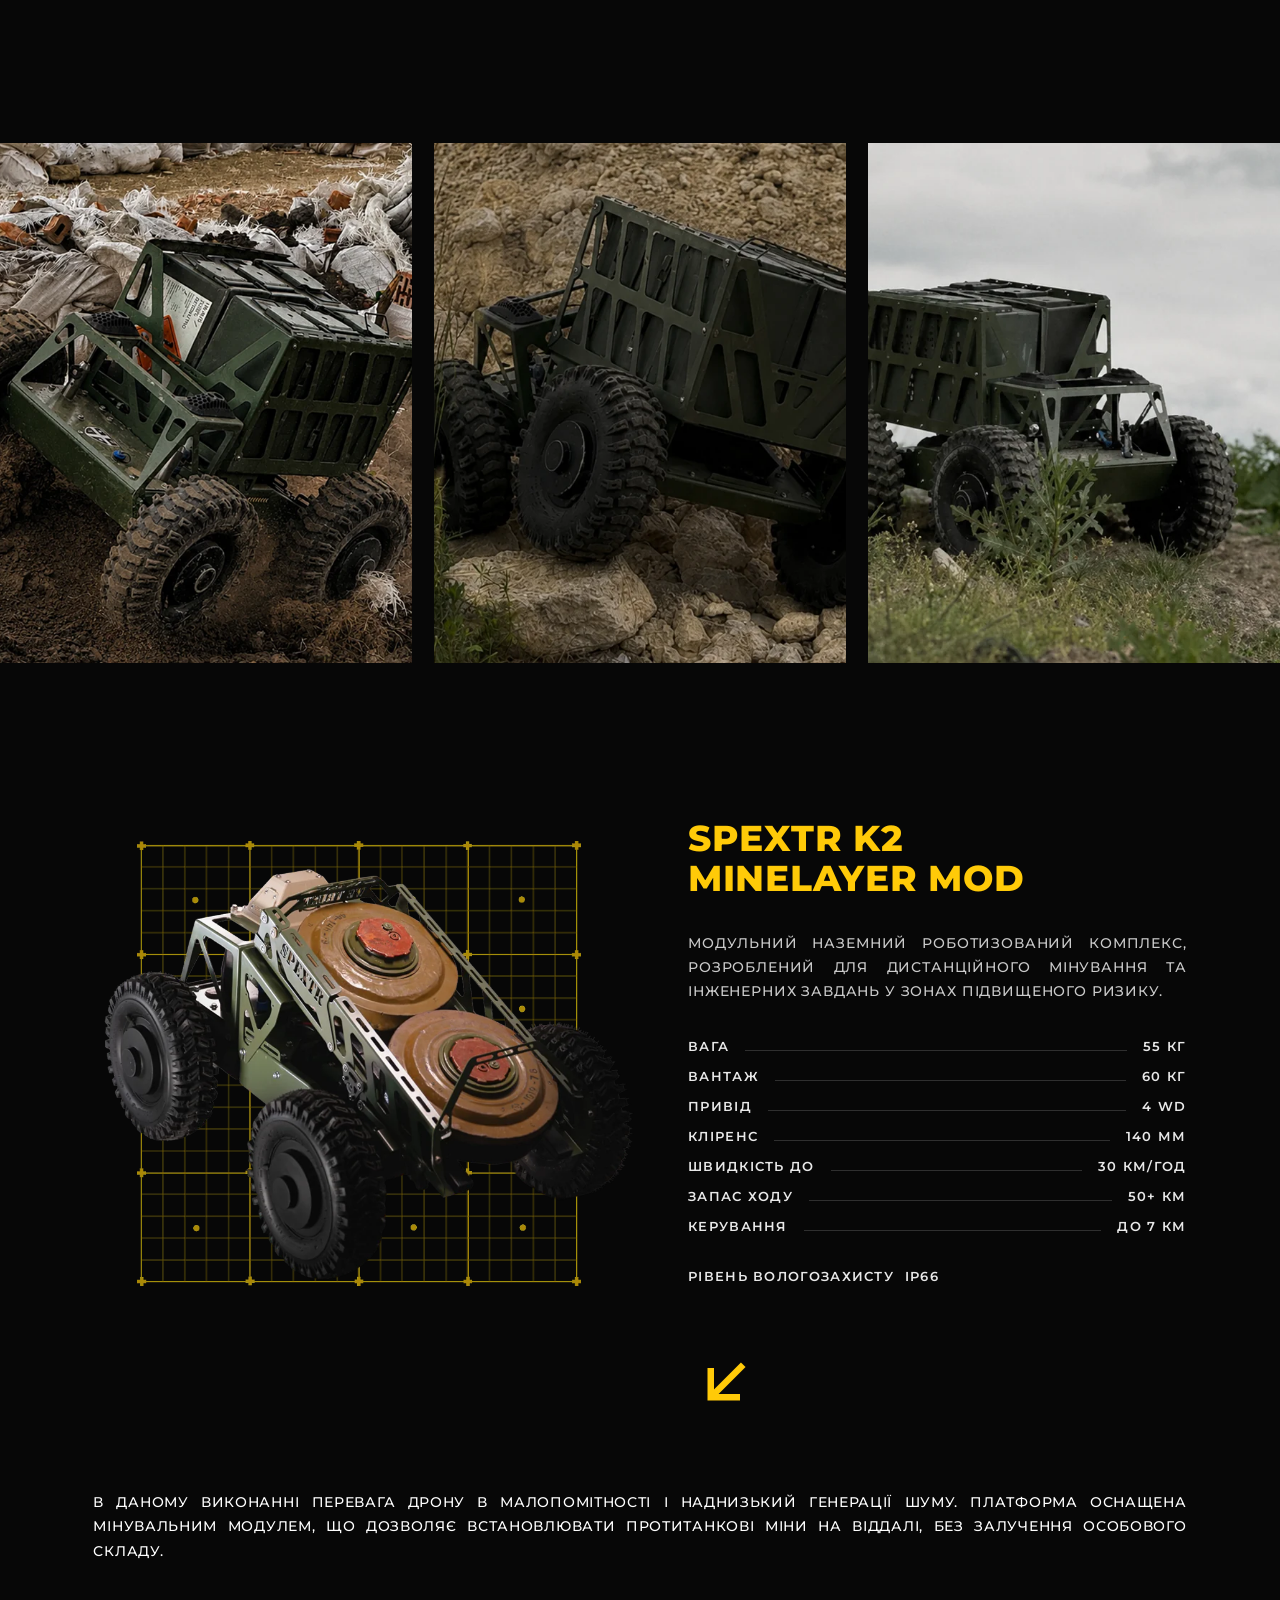
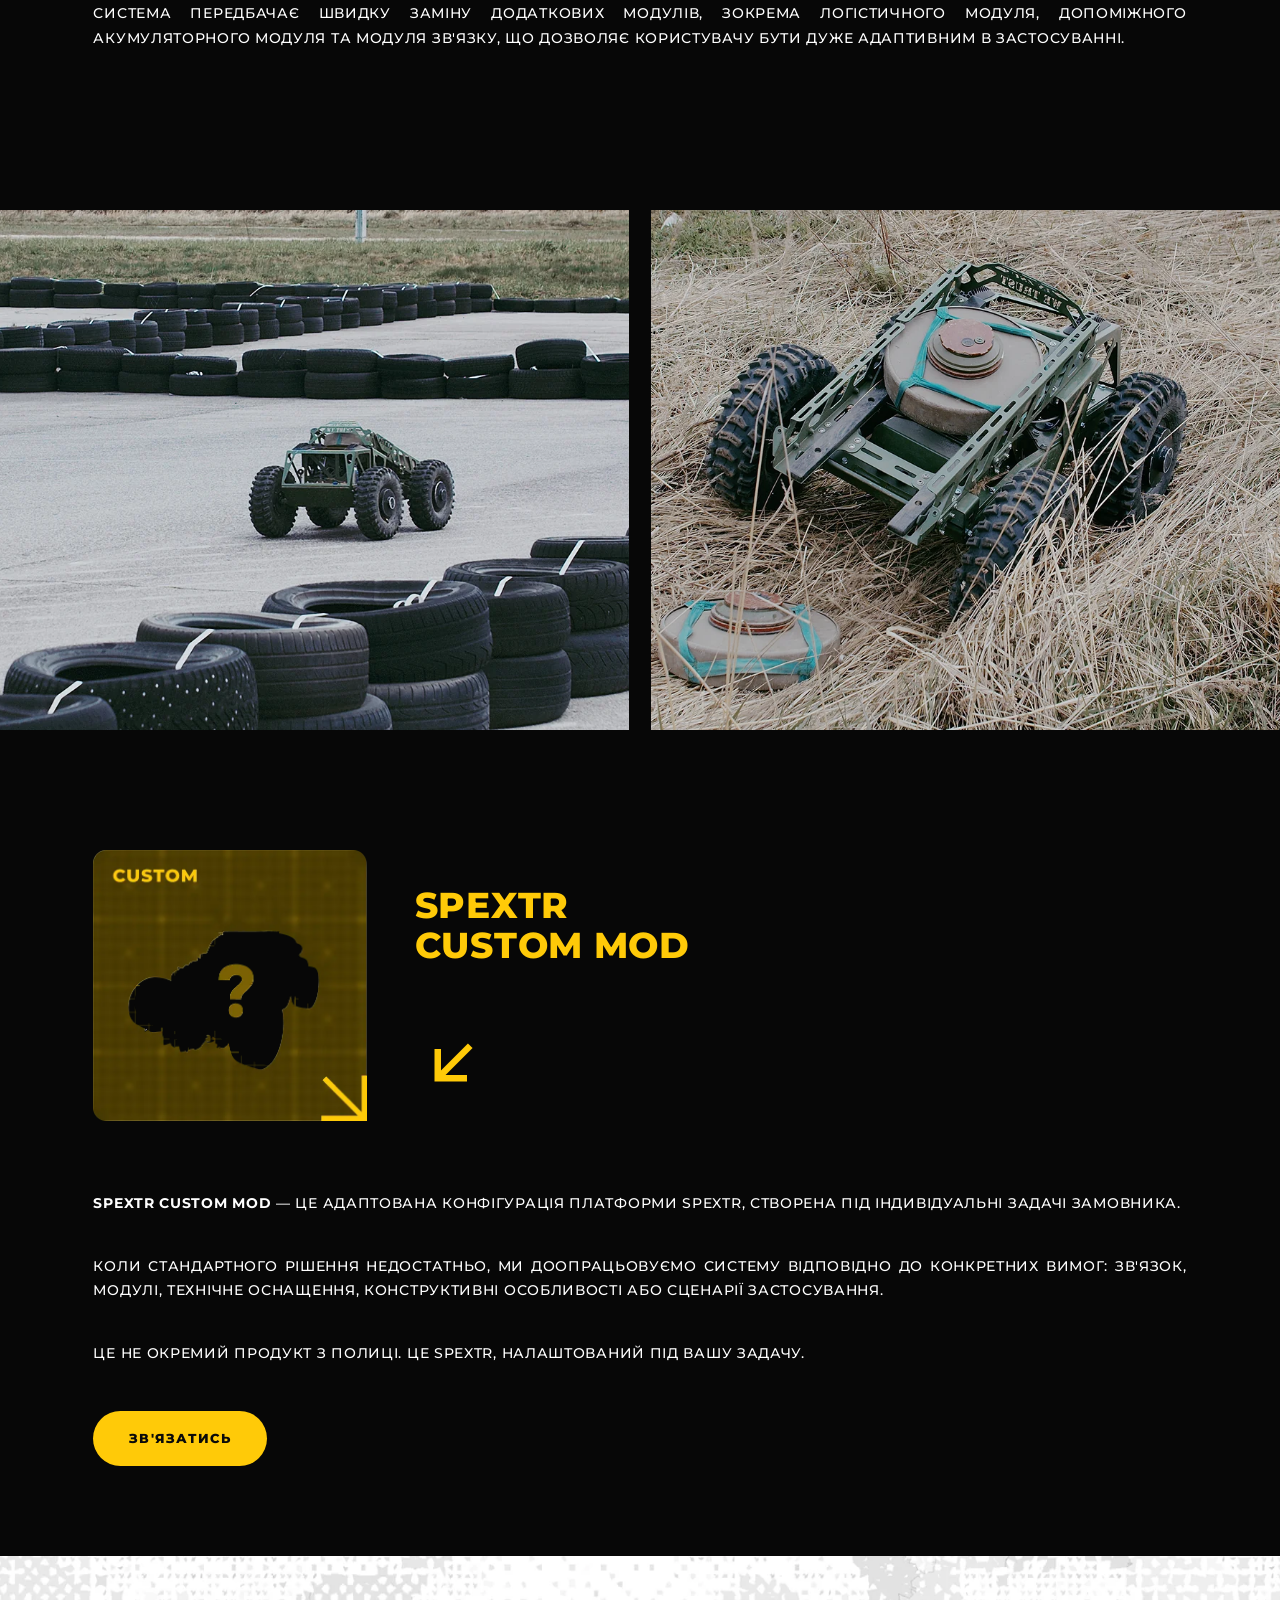
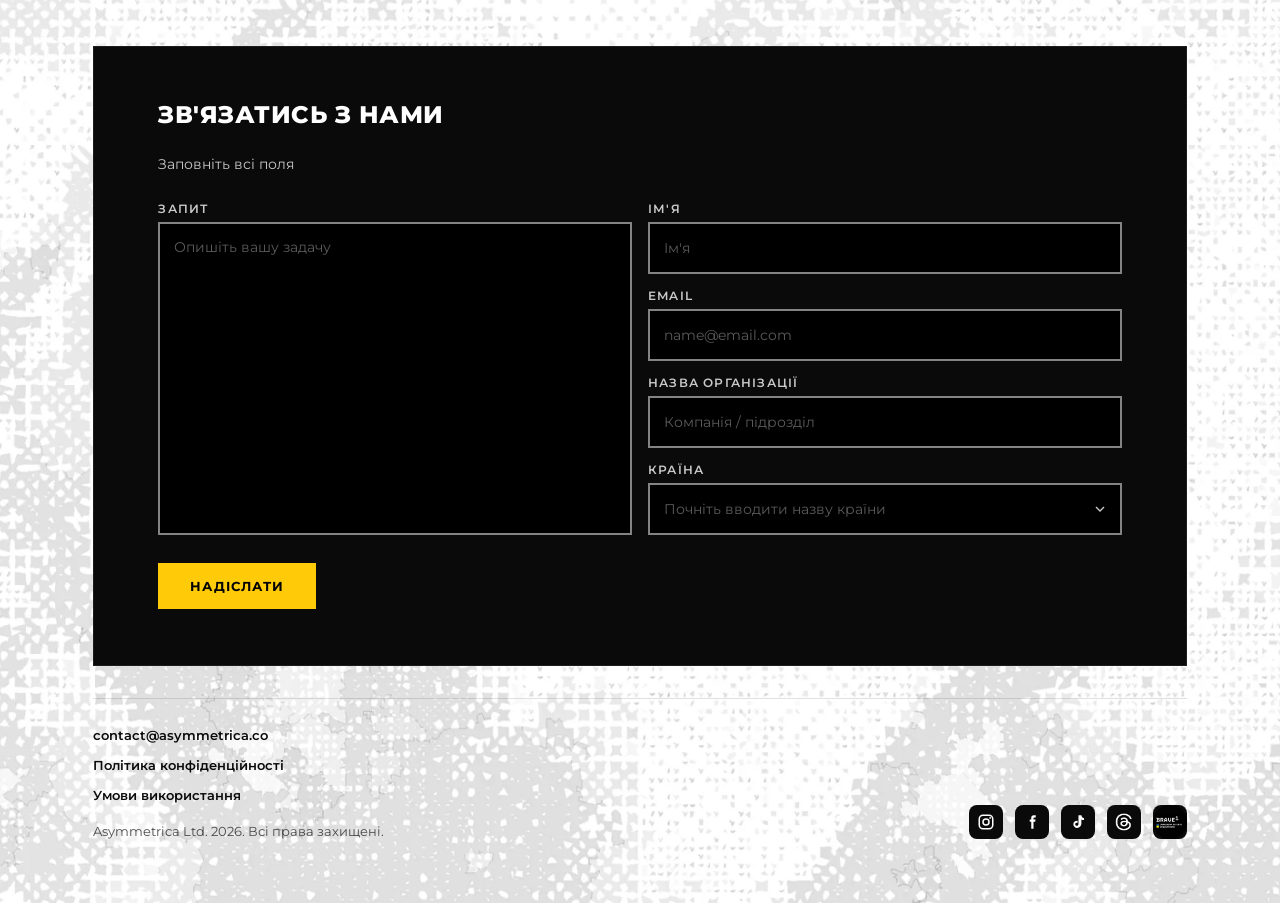
<file: html/k2.html>
<!DOCTYPE html>
<html lang="uk">
<head>
  <meta charset="utf-8" />
  <meta name="viewport" content="width=device-width, initial-scale=1" />
  <title>SPEXTR K2 — Модульний наземний роботизований комплекс</title>
  <meta name="description" content="SPEXTR K2 — мультифункціональний НРК для логістики, розвідки, мінування та місій «камікадзе». Bucket Mod і Minelayer Mod." />
  <link rel="preconnect" href="https://fonts.googleapis.com" />
  <link rel="preconnect" href="https://fonts.gstatic.com" crossorigin />
  <link href="https://fonts.googleapis.com/css2?family=Montserrat:wght@400;500;600;700;800&display=swap" rel="stylesheet" />
  <link rel="stylesheet" href="../css/k2.css?v=18" />
  <link rel="stylesheet" href="../css/contact-block.css?v=14" />
</head>
<body>
  <div class="k2">

    <!-- ============ 01 HERO ============ -->
    <section class="k2-hero">
      <img class="k2-hero__bg" src="../assets/k2-hero.webp" alt="SPEXTR K2" fetchpriority="high" />
      <span class="k2-hero__scrim"></span>
      <span class="k2-hero__tick k2-hero__tick--left"></span>
      <span class="k2-hero__tick k2-hero__tick--right"></span>

      <a class="k2-back" href="index.html#products">← НА ГОЛОВНУ</a>

      <button class="burger js-burger" type="button" aria-label="Меню" aria-expanded="false" aria-controls="mobile-menu">
        <span></span><span></span><span></span>
      </button>

      <div class="k2-hero__row">
        <p class="k2-hero__tagline"></p>

        <img class="k2-hero__logo" src="../assets/k2-logo.webp" alt="SPEXTR" />

        <div class="k2-socials">
          <a class="k2-social" href="https://www.instagram.com/spextrobotix/" target="_blank" rel="noopener noreferrer" aria-label="Instagram">
            <svg viewBox="0 0 24 24" fill="none" stroke="currentColor" stroke-width="2"><rect x="3" y="3" width="18" height="18" rx="5" /><circle cx="12" cy="12" r="4" /><circle cx="17.5" cy="6.5" r="1.2" fill="currentColor" stroke="none" /></svg>
          </a>
          <a class="k2-social" href="https://www.facebook.com/people/Spextr-Robotics/61578538332726/" target="_blank" rel="noopener noreferrer" aria-label="Facebook">
            <svg viewBox="0 0 24 24" fill="currentColor"><path d="M14 8.5V7c0-.7.5-1 1.2-1H17V3h-2.5C11.9 3 11 4.6 11 6.4v2.1H9v3h2V21h3v-9.5h2.3l.4-3H14z" /></svg>
          </a>
          <a class="k2-social" href="https://www.tiktok.com/@spextr.robotix" target="_blank" rel="noopener noreferrer" aria-label="TikTok">
            <svg viewBox="0 0 24 24" fill="currentColor"><path d="M16.5 3c.3 2.1 1.5 3.6 3.5 3.9v2.4c-1.2.1-2.3-.2-3.5-.8v5.6c0 3.2-2.3 5.9-5.6 5.9-2.9 0-5.1-2.1-5.1-4.9 0-3 2.5-5 5.7-4.6v2.6c-.5-.2-1-.2-1.5-.1-1.1.2-1.8 1-1.7 2.2.1 1.1 1 1.9 2.1 1.9 1.3 0 2.2-1 2.2-2.5V3h3.4z" /></svg>
          </a>
          <a class="k2-social" href="https://www.threads.com/@spextrobotix" target="_blank" rel="noopener noreferrer" aria-label="Threads">
            <span class="k2-social__threads" aria-hidden="true"></span>
          </a>
        </div>
      </div>
    </section>

    <span class="menu-backdrop js-menu-backdrop"></span>
    <nav id="mobile-menu" class="mobile-menu js-mobile-menu" aria-label="Мобільна навігація">
      <button class="mobile-menu__close js-menu-close" type="button" aria-label="Закрити меню">
        <svg viewBox="0 0 24 24" fill="none" stroke="currentColor" stroke-width="2"><path d="M6 6l12 12M18 6L6 18" /></svg>
      </button>
      <a class="mobile-menu__link" href="index.html#about">ПРО НАС</a>
      <div class="mobile-menu__group">
        <a class="mobile-menu__link" href="index.html#products">ПРОДУКТИ</a>
        <div class="mobile-menu__sub">
          <a class="mobile-menu__sublink" href="kryla.html">КРИЛА</a>
          <a class="mobile-menu__sublink" href="k2.html" aria-current="page">НРК</a>
          <a class="mobile-menu__sublink" href="gstation.html">ДОДАТКОВО</a>
        </div>
      </div>
      <a class="mobile-menu__link" href="contacts.html">КОНТАКТИ</a>
    </nav>

    <!-- ============ 02 INTRO ============ -->
    <section class="k2-intro">
      <p>МУЛЬТИФУНКЦІОНАЛЬНИЙ НАЗЕМНИЙ РОБОТИЗОВАНИЙ КОМПЛЕКС, З УНІКАЛЬНИМИ ПОЗАШЛЯХОВИМИ МОЖЛИВОСТЯМИ, КОМПАКТНИМИ РОЗМІРАМИ ТА МІЦНОЮ КОНСТРУКЦІЄЮ, ЩО ВИКОРИСТОВУЄТЬСЯ ДЛЯ ЛОГІСТИКИ, РОЗВІДКИ, МІНУВАННЯ, А ТАКОЖ МІСІЙ «КАМІКАДЗЕ». КОНСТРУКЦІЯ ПЕРЕДБАЧАЄ ШВИДКУ ЗМІНУ МОДУЛІВ ПІД РІЗНІ ЗАДАЧІ</p>
    </section>

    <!-- ============ 03 FIELD PROOF ============ -->
    <section class="k2-field">
      <img class="k2-field__bg" src="../assets/k2-field-bg.webp" alt="" loading="lazy" decoding="async" />
      <span class="k2-field__scrim"></span>

      <div class="k2-field__inner">
        <div class="k2-video">
          <video controls preload="none" poster="../assets/k2-video-poster.webp" playsinline>
            <source src="../assets/k2-video.mp4" type="video/mp4" />
          </video>
        </div>

        <div class="k2-field__row">
          <div class="k2-field__text">
            <p><b>SPEXTR</b> ПРИСУТНІЙ ТАМ, ДЕ ТЕХНІКА ПРОХОДИТЬ НАЙЖОРСТКІШУ ПЕРЕВІРКУ — ПОРУЧ ІЗ ТИМИ, ХТО ЩОДНЯ ПРАЦЮЄ НА ЛІНІЇ ОБОРОНИ.</p>
            <p>САМЕ ТАМ ФОРМУЄТЬСЯ РЕАЛЬНЕ РОЗУМІННЯ: ЩО МАЄ ВИТРИМУВАТИ НАЗЕМНИЙ РОБОТИЗОВАНИЙ КОМПЛЕКС, ЯКІ ЗАДАЧІ ВІН ПОВИНЕН ЗАКРИВАТИ, ДЕ СЛАБКІ МІСЦЯ, А ДЕ — СПРАВЖНЯ ПЕРЕВАГА.</p>
            <p>КОЖНА ПОЇЗДКА, КОЖНА РОЗМОВА З ОПЕРАТОРАМИ, КОЖНЕ ТЕСТУВАННЯ В РЕАЛЬНИХ УМОВАХ — ЦЕ ДОСВІД, ЯКИЙ НЕМОЖЛИВО ОТРИМАТИ В ТЕОРІЇ.</p>
          </div>
          <img class="k2-field__mark" src="../assets/k2-wordmark.webp" alt="SPEXTR" loading="lazy" decoding="async" />
        </div>
      </div>
    </section>

    <!-- ============ 04 BUCKET MOD ============ -->
    <section class="k2-mod">
      <div class="k2-mod__head">
        <img class="k2-mod__unit k2-mod__unit--a" src="../assets/k2-bucket.webp" alt="SPEXTR K2 Bucket Mod" loading="lazy" decoding="async" />
        <div class="k2-mod__lead">
          <h2 class="k2-mod__title">SPEXTR K2<br />BUCKET MOD</h2>
          <p class="k2-mod__sub">МОДУЛЬНИЙ НАЗЕМНИЙ РОБОТИЗОВАНИЙ КОМПЛЕКС, РОЗРОБЛЕНИЙ ДЛЯ БЕЗПЕЧНОЇ ДОСТАВКИ ВАНТАЖІВ У ЗОНАХ ПІДВИЩЕНОГО РИЗИКУ.</p>
          <dl class="k2-specs">
            <div class="k2-spec"><dt>ВАГА</dt><span class="k2-spec__rule"></span><dd>55 КГ</dd></div>
            <div class="k2-spec"><dt>ВАНТАЖ</dt><span class="k2-spec__rule"></span><dd>60 КГ</dd></div>
            <div class="k2-spec"><dt>ПРИВІД</dt><span class="k2-spec__rule"></span><dd>4 WD</dd></div>
            <div class="k2-spec"><dt>КЛІРЕНС</dt><span class="k2-spec__rule"></span><dd>140 ММ</dd></div>
            <div class="k2-spec"><dt>ШВИДКІСТЬ ДО</dt><span class="k2-spec__rule"></span><dd>30 КМ/ГОД</dd></div>
            <div class="k2-spec"><dt>ЗАПАС ХОДУ</dt><span class="k2-spec__rule"></span><dd>50+ КМ</dd></div>
            <div class="k2-spec"><dt>КЕРУВАННЯ</dt><span class="k2-spec__rule"></span><dd>ДО 7 КМ</dd></div>
          </dl>
          <p class="k2-ip">РІВЕНЬ ВОЛОГОЗАХИСТУ&nbsp;&nbsp;IP66</p>
          <svg class="k2-mod__arrow" viewBox="0 0 24 24" fill="none" stroke="currentColor" stroke-width="2"><path d="M17 7L7 17" /><path d="M7 8v9h9" /></svg>
        </div>
      </div>

      <div class="k2-mod__body">
        <p>В ДАНОМУ ВИКОНАННІ ПЕРЕВАГА ДРОНУ В МАЛОПОМІТНОСТІ І НАДНИЗЬКИЙ ГЕНЕРАЦІЇ ШУМУ. ПЛАТФОРМА ОСНАЩЕНА ЛОГІСТИЧНИМ МОДУЛЕМ, ЩО ДОЗВОЛЯЄ ТРАНСПОРТУВАТИ СПОРЯДЖЕННЯ, БОЄКОМПЛЕКТ, МЕДИЧНІ ЗАСОБИ ТА ІНШІ ВАНТАЖІ БЕЗ ЗАЛУЧЕННЯ ОСОБОВОГО СКЛАДУ.</p>
        <p>СИСТЕМА ПЕРЕДБАЧАЄ ШВИДКУ ЗАМІНУ ДОДАТКОВИХ МОДУЛІВ, ЗОКРЕМА МІНУВАЛЬНОГО МОДУЛЯ, ДОПОМІЖНОГО АКУМУЛЯТОРНОГО МОДУЛЯ ТА МОДУЛЯ ЗВ'ЯЗКУ, ЩО ДОЗВОЛЯЄ КОРИСТУВАЧУ БУТИ ДУЖЕ АДАПТИВНИМ В ЗАСТОСУВАННІ.</p>
      </div>

    </section>

    <!-- ============ 05 BUCKET GALLERY ============ -->
    <section class="k2-gallery k2-gallery--3">
      <img class="k2-shot" src="../assets/k2-bucket-shot-1.webp" alt="SPEXTR K2 Bucket Mod у полі" loading="lazy" decoding="async" />
      <img class="k2-shot" src="../assets/k2-bucket-shot-2.webp" alt="SPEXTR K2 Bucket Mod з вантажем" loading="lazy" decoding="async" />
      <img class="k2-shot" src="../assets/k2-bucket-shot-3.webp" alt="SPEXTR K2 Bucket Mod на маршруті" loading="lazy" decoding="async" />
    </section>

    <!-- ============ 06 MINELAYER MOD ============ -->
    <section class="k2-mod">
      <div class="k2-mod__head">
        <img class="k2-mod__unit k2-mod__unit--b" src="../assets/k2-minelayer.webp" alt="SPEXTR K2 Minelayer Mod" loading="lazy" decoding="async" />
        <div class="k2-mod__lead">
          <h2 class="k2-mod__title k2-mod__title--accent">SPEXTR K2<br />MINELAYER MOD</h2>
          <p class="k2-mod__sub">МОДУЛЬНИЙ НАЗЕМНИЙ РОБОТИЗОВАНИЙ КОМПЛЕКС, РОЗРОБЛЕНИЙ ДЛЯ ДИСТАНЦІЙНОГО МІНУВАННЯ ТА ІНЖЕНЕРНИХ ЗАВДАНЬ У ЗОНАХ ПІДВИЩЕНОГО РИЗИКУ.</p>
          <dl class="k2-specs">
            <div class="k2-spec"><dt>ВАГА</dt><span class="k2-spec__rule"></span><dd>55 КГ</dd></div>
            <div class="k2-spec"><dt>ВАНТАЖ</dt><span class="k2-spec__rule"></span><dd>60 КГ</dd></div>
            <div class="k2-spec"><dt>ПРИВІД</dt><span class="k2-spec__rule"></span><dd>4 WD</dd></div>
            <div class="k2-spec"><dt>КЛІРЕНС</dt><span class="k2-spec__rule"></span><dd>140 ММ</dd></div>
            <div class="k2-spec"><dt>ШВИДКІСТЬ ДО</dt><span class="k2-spec__rule"></span><dd>30 КМ/ГОД</dd></div>
            <div class="k2-spec"><dt>ЗАПАС ХОДУ</dt><span class="k2-spec__rule"></span><dd>50+ КМ</dd></div>
            <div class="k2-spec"><dt>КЕРУВАННЯ</dt><span class="k2-spec__rule"></span><dd>ДО 7 КМ</dd></div>
          </dl>
          <p class="k2-ip">РІВЕНЬ ВОЛОГОЗАХИСТУ&nbsp;&nbsp;IP66</p>
          <svg class="k2-mod__arrow" viewBox="0 0 24 24" fill="none" stroke="currentColor" stroke-width="2"><path d="M17 7L7 17" /><path d="M7 8v9h9" /></svg>
        </div>
      </div>

      <div class="k2-mod__body">
        <p>В ДАНОМУ ВИКОНАННІ ПЕРЕВАГА ДРОНУ В МАЛОПОМІТНОСТІ І НАДНИЗЬКИЙ ГЕНЕРАЦІЇ ШУМУ. ПЛАТФОРМА ОСНАЩЕНА МІНУВАЛЬНИМ МОДУЛЕМ, ЩО ДОЗВОЛЯЄ ВСТАНОВЛЮВАТИ ПРОТИТАНКОВІ МІНИ НА ВІДДАЛІ, БЕЗ ЗАЛУЧЕННЯ ОСОБОВОГО СКЛАДУ.</p>
        <p>СИСТЕМА ПЕРЕДБАЧАЄ ШВИДКУ ЗАМІНУ ДОДАТКОВИХ МОДУЛІВ, ЗОКРЕМА ЛОГІСТИЧНОГО МОДУЛЯ, ДОПОМІЖНОГО АКУМУЛЯТОРНОГО МОДУЛЯ ТА МОДУЛЯ ЗВ'ЯЗКУ, ЩО ДОЗВОЛЯЄ КОРИСТУВАЧУ БУТИ ДУЖЕ АДАПТИВНИМ В ЗАСТОСУВАННІ.</p>
      </div>

    </section>

    <!-- ============ 07 MINELAYER GALLERY ============ -->
    <section class="k2-gallery k2-gallery--2">
      <img class="k2-shot" src="../assets/k2-minelayer-shot-1.webp" alt="SPEXTR K2 Minelayer Mod" loading="lazy" decoding="async" />
      <img class="k2-shot" src="../assets/k2-minelayer-shot-2.webp" alt="SPEXTR K2 Minelayer Mod у роботі" loading="lazy" decoding="async" />
    </section>

    <!-- ============ 08 CUSTOM MOD ============ -->
    <section class="k2-mod k2-mod--custom">
      <div class="k2-mod__head">
        <img class="k2-mod__unit k2-mod__unit--a" src="../assets/k2-custom-mod.webp" alt="SPEXTR Custom Mod" loading="lazy" decoding="async" />
        <div class="k2-mod__lead">
          <h2 class="k2-mod__title">SPEXTR<br />CUSTOM MOD</h2>
          <svg class="k2-mod__arrow" viewBox="0 0 24 24" fill="none" stroke="currentColor" stroke-width="2"><path d="M17 7L7 17" /><path d="M7 8v9h9" /></svg>
        </div>
      </div>

      <div class="k2-mod__body">
        <p><b>SPEXTR CUSTOM MOD</b> — ЦЕ АДАПТОВАНА КОНФІГУРАЦІЯ ПЛАТФОРМИ SPEXTR, СТВОРЕНА ПІД ІНДИВІДУАЛЬНІ ЗАДАЧІ ЗАМОВНИКА.</p>
        <p>КОЛИ СТАНДАРТНОГО РІШЕННЯ НЕДОСТАТНЬО, МИ ДООПРАЦЬОВУЄМО СИСТЕМУ ВІДПОВІДНО ДО КОНКРЕТНИХ ВИМОГ: ЗВ'ЯЗОК, МОДУЛІ, ТЕХНІЧНЕ ОСНАЩЕННЯ, КОНСТРУКТИВНІ ОСОБЛИВОСТІ АБО СЦЕНАРІЇ ЗАСТОСУВАННЯ.</p>
        <p>ЦЕ НЕ ОКРЕМИЙ ПРОДУКТ З ПОЛИЦІ. ЦЕ SPEXTR, НАЛАШТОВАНИЙ ПІД ВАШУ ЗАДАЧУ.</p>
        <a class="k2-mod__cta" href="#contact">ЗВ'ЯЗАТИСЬ</a>
      </div>
    </section>

    <!-- ============ CONTACT (ЗАЯВКА) ============ -->
    <section id="contact" class="pc-contact">
      <img class="pc-contact__bg" src="../assets/contact-bg.webp" alt="" loading="lazy" decoding="async" />
      <div class="pc-panel">
        <form class="pc-form js-pc-form" novalidate>
          <div class="pc-form__inner">
            <div class="pc-form__head">
              <b class="pc-form__heading">ЗВ'ЯЗАТИСЬ З НАМИ</b>
              <button type="submit" class="pc-cta">НАДІСЛАТИ</button>
            </div>
            <p class="pc-form__subheading">Заповніть всі поля</p>
            <div class="pc-form__cols">
              <div class="pc-form__col pc-form__col--msg">
                <label class="pc-field-group pc-field-group--grow">
                  <div class="pc-field-group__head">
                    <b class="pc-form__label">ЗАПИТ</b>
                    <span class="pc-field-error">Заповніть це поле</span>
                  </div>
                  <textarea name="message" required maxlength="2000" class="pc-field pc-field--area" placeholder="Опишіть вашу задачу"></textarea>
                </label>
              </div>
              <div class="pc-form__col">
                <label class="pc-field-group">
                  <div class="pc-field-group__head">
                    <b class="pc-form__label">ІМ'Я</b>
                    <span class="pc-field-error">Заповніть це поле</span>
                  </div>
                  <input name="name" required maxlength="80" class="pc-field" placeholder="Ім'я" />
                </label>
                <label class="pc-field-group">
                  <div class="pc-field-group__head">
                    <b class="pc-form__label">EMAIL</b>
                    <span class="pc-field-error">Заповніть це поле</span>
                  </div>
                  <input name="email" type="email" required maxlength="100" class="pc-field" placeholder="name@email.com" />
                </label>
                <label class="pc-field-group">
                  <div class="pc-field-group__head">
                    <b class="pc-form__label">НАЗВА ОРГАНІЗАЦІЇ</b>
                    <span class="pc-field-error">Заповніть це поле</span>
                  </div>
                  <input name="org" required maxlength="100" class="pc-field" placeholder="Компанія / підрозділ" />
                </label>
                <label class="pc-field-group">
                  <div class="pc-field-group__head">
                    <b class="pc-form__label">КРАЇНА</b>
                    <span class="pc-field-error">Заповніть це поле</span>
                  </div>
                  <div class="country-auto">
                    <input name="country" required maxlength="60" class="pc-field" placeholder="Почніть вводити назву країни" autocomplete="off" role="combobox" aria-expanded="false" aria-autocomplete="list" />
                    <svg class="country-auto__icon" viewBox="0 0 24 24" fill="none" stroke="currentColor" stroke-width="2" aria-hidden="true"><path d="M6 9l6 6 6-6" /></svg>
                    <ul class="country-auto__list" role="listbox"></ul>
                  </div>
                </label>
              </div>
            </div>
          </div>
        </form>
      </div>

      <div class="pc-footer">
        <div class="pc-footer-info">
          <a class="pc-footer-link" href="mailto:contact@asymmetrica.co">contact@asymmetrica.co</a>
          <a class="pc-footer-link" href="privacy.html">Політика конфіденційності</a>
          <a class="pc-footer-link" href="terms.html">Умови використання</a>
          <p class="pc-footer-copyright">Asymmetrica Ltd. 2026. Всі права захищені.</p>
        </div>
        <div class="pc-socials">
          <a class="pc-social" href="https://www.instagram.com/spextrobotix/" target="_blank" rel="noopener noreferrer" aria-label="Instagram">
            <svg viewBox="0 0 24 24" fill="none" stroke="currentColor" stroke-width="2"><rect x="3" y="3" width="18" height="18" rx="5" /><circle cx="12" cy="12" r="4" /><circle cx="17.5" cy="6.5" r="1.2" fill="currentColor" stroke="none" /></svg>
          </a>
          <a class="pc-social" href="https://www.facebook.com/people/Spextr-Robotics/61578538332726/" target="_blank" rel="noopener noreferrer" aria-label="Facebook">
            <svg viewBox="0 0 24 24" fill="currentColor"><path d="M14 8.5V7c0-.7.5-1 1.2-1H17V3h-2.5C11.9 3 11 4.6 11 6.4v2.1H9v3h2V21h3v-9.5h2.3l.4-3H14z" /></svg>
          </a>
          <a class="pc-social" href="https://www.tiktok.com/@spextr.robotix" target="_blank" rel="noopener noreferrer" aria-label="TikTok">
            <svg viewBox="0 0 24 24" fill="currentColor"><path d="M16.5 3c.3 2.1 1.5 3.6 3.5 3.9v2.4c-1.2.1-2.3-.2-3.5-.8v5.6c0 3.2-2.3 5.9-5.6 5.9-2.9 0-5.1-2.1-5.1-4.9 0-3 2.5-5 5.7-4.6v2.6c-.5-.2-1-.2-1.5-.1-1.1.2-1.8 1-1.7 2.2.1 1.1 1 1.9 2.1 1.9 1.3 0 2.2-1 2.2-2.5V3h3.4z" /></svg>
          </a>
          <a class="pc-social" href="https://www.threads.com/@spextrobotix" target="_blank" rel="noopener noreferrer" aria-label="Threads">
            <img src="../assets/icon-threads.webp" alt="" loading="lazy" decoding="async" />
          </a>
          <a class="pc-social pc-social--brave1" href="https://market-brave1.delta.mil.gov.ua/lohistychni-kolisni/5423/" target="_blank" rel="noopener noreferrer" aria-label="BRAVE1 Market">
            <img src="../assets/partner-brave1.webp" alt="" loading="lazy" decoding="async" />
          </a>
        </div>
      </div>
    </section>

  </div>
  <div class="pc-toast js-pc-toast" role="status" aria-live="polite">
    <svg viewBox="0 0 24 24" fill="none" stroke="#FFCA08" stroke-width="2.2"><path d="M20 6L9 17l-5-5" /></svg>
    <span>Запит надіслано. Інженерна команда зв'яжеться з вами.</span>
  </div>

  <script src="../js/countries.js?v=7"></script>
  <script src="../js/contact-form.js?v=4"></script>
  <script src="../js/mobile-menu.js?v=1"></script>
</body>
</html>
</file>
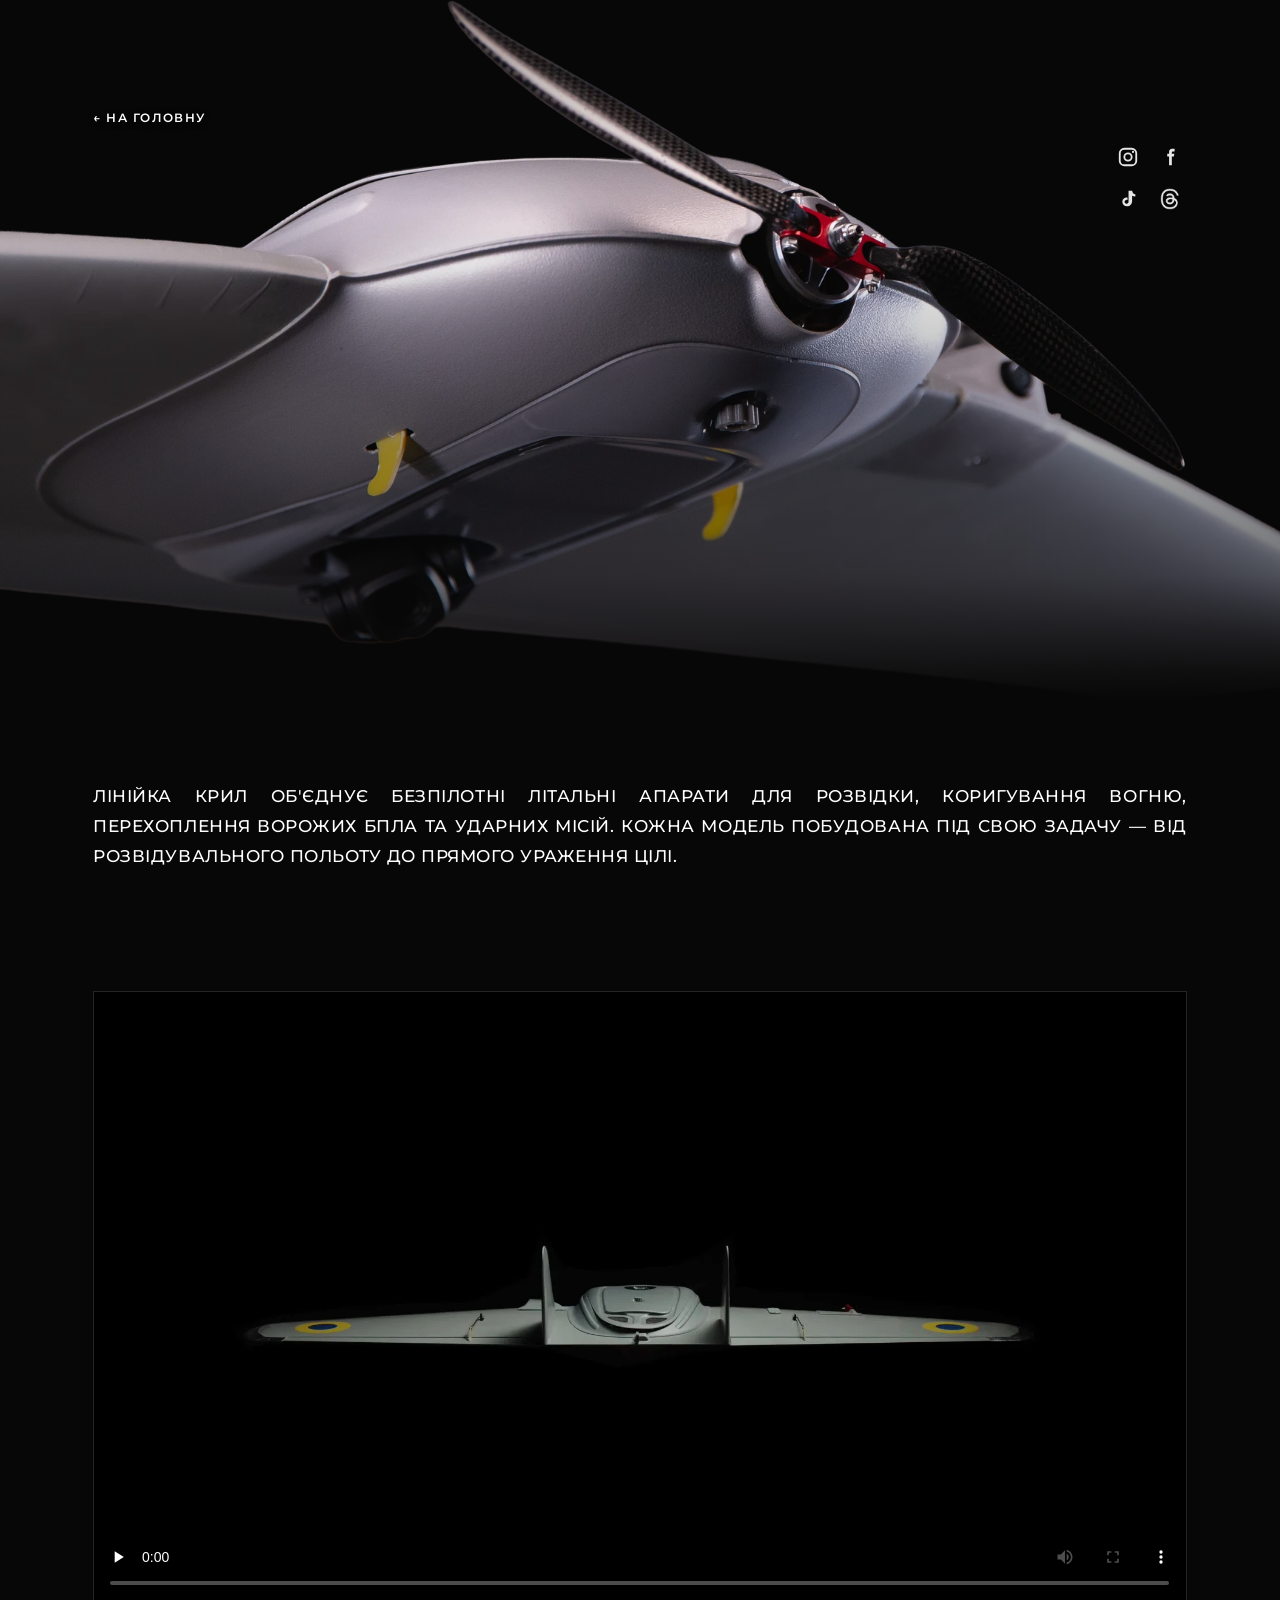
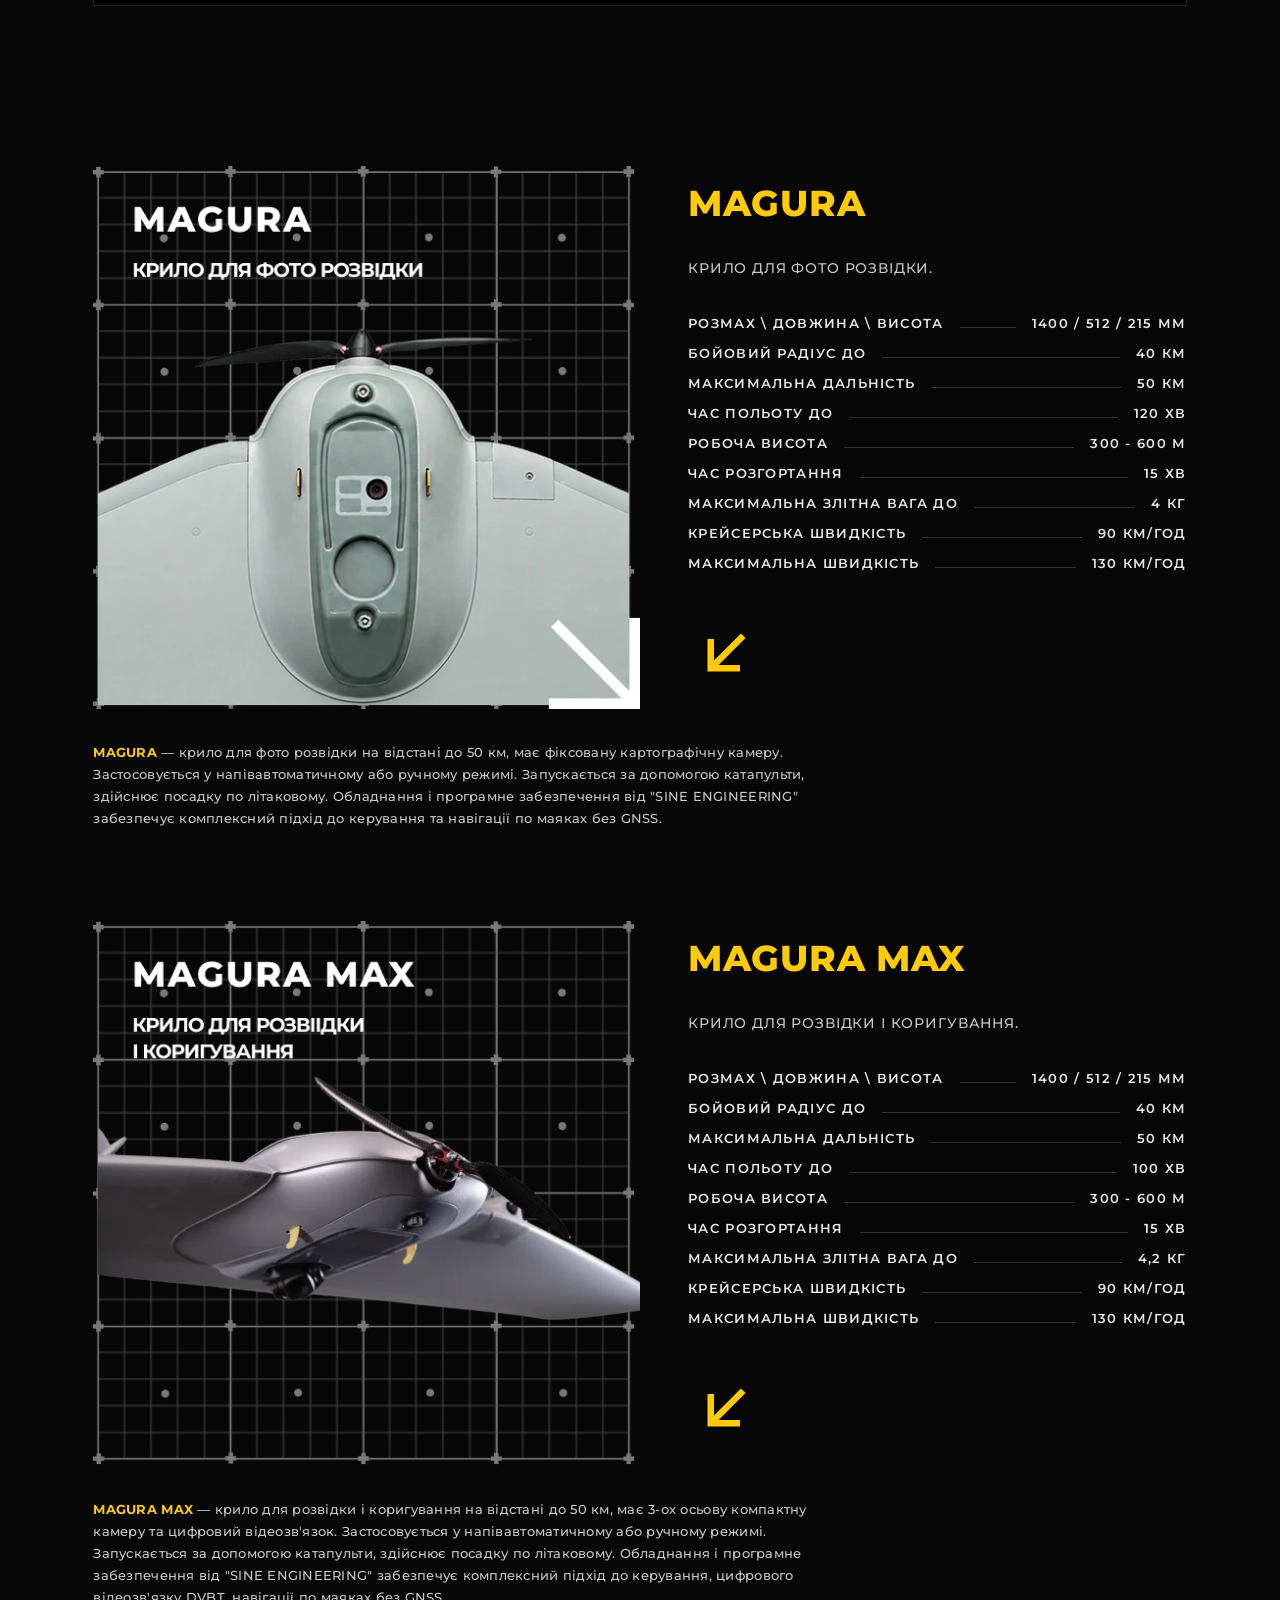
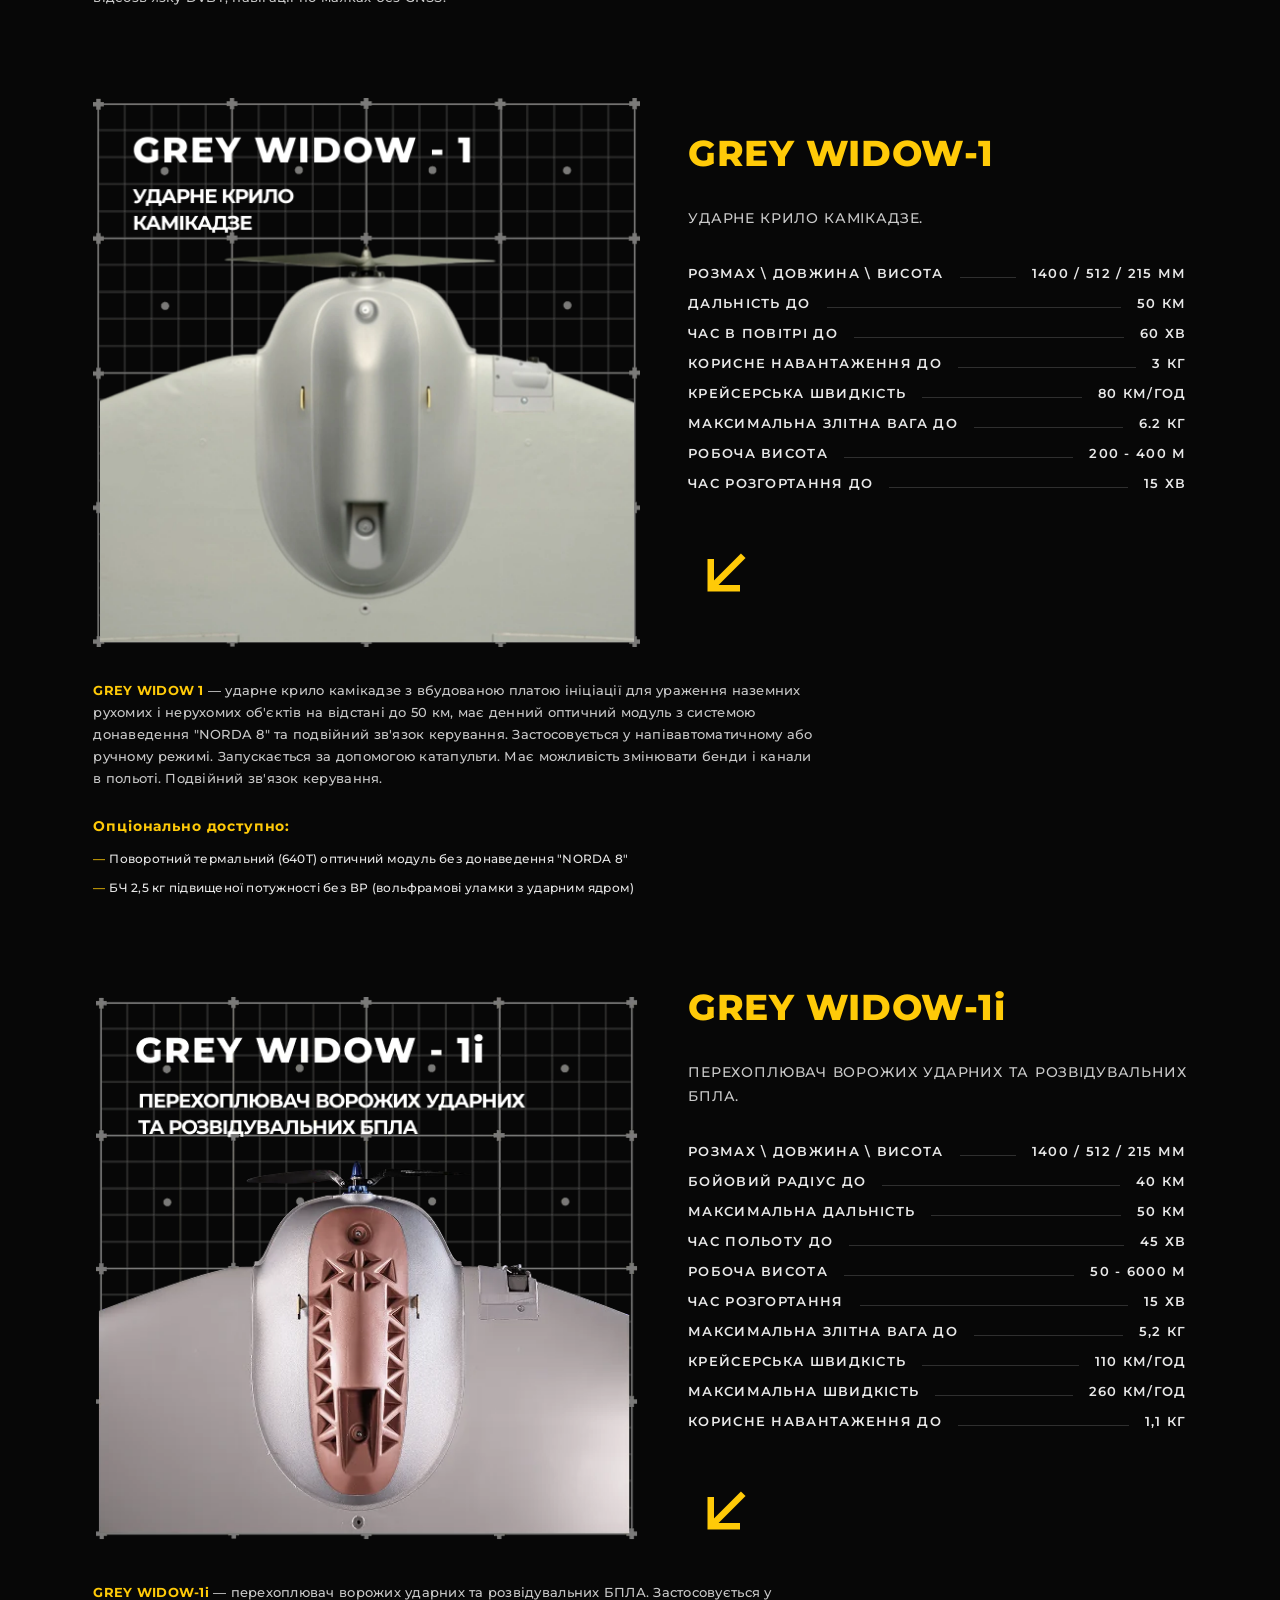
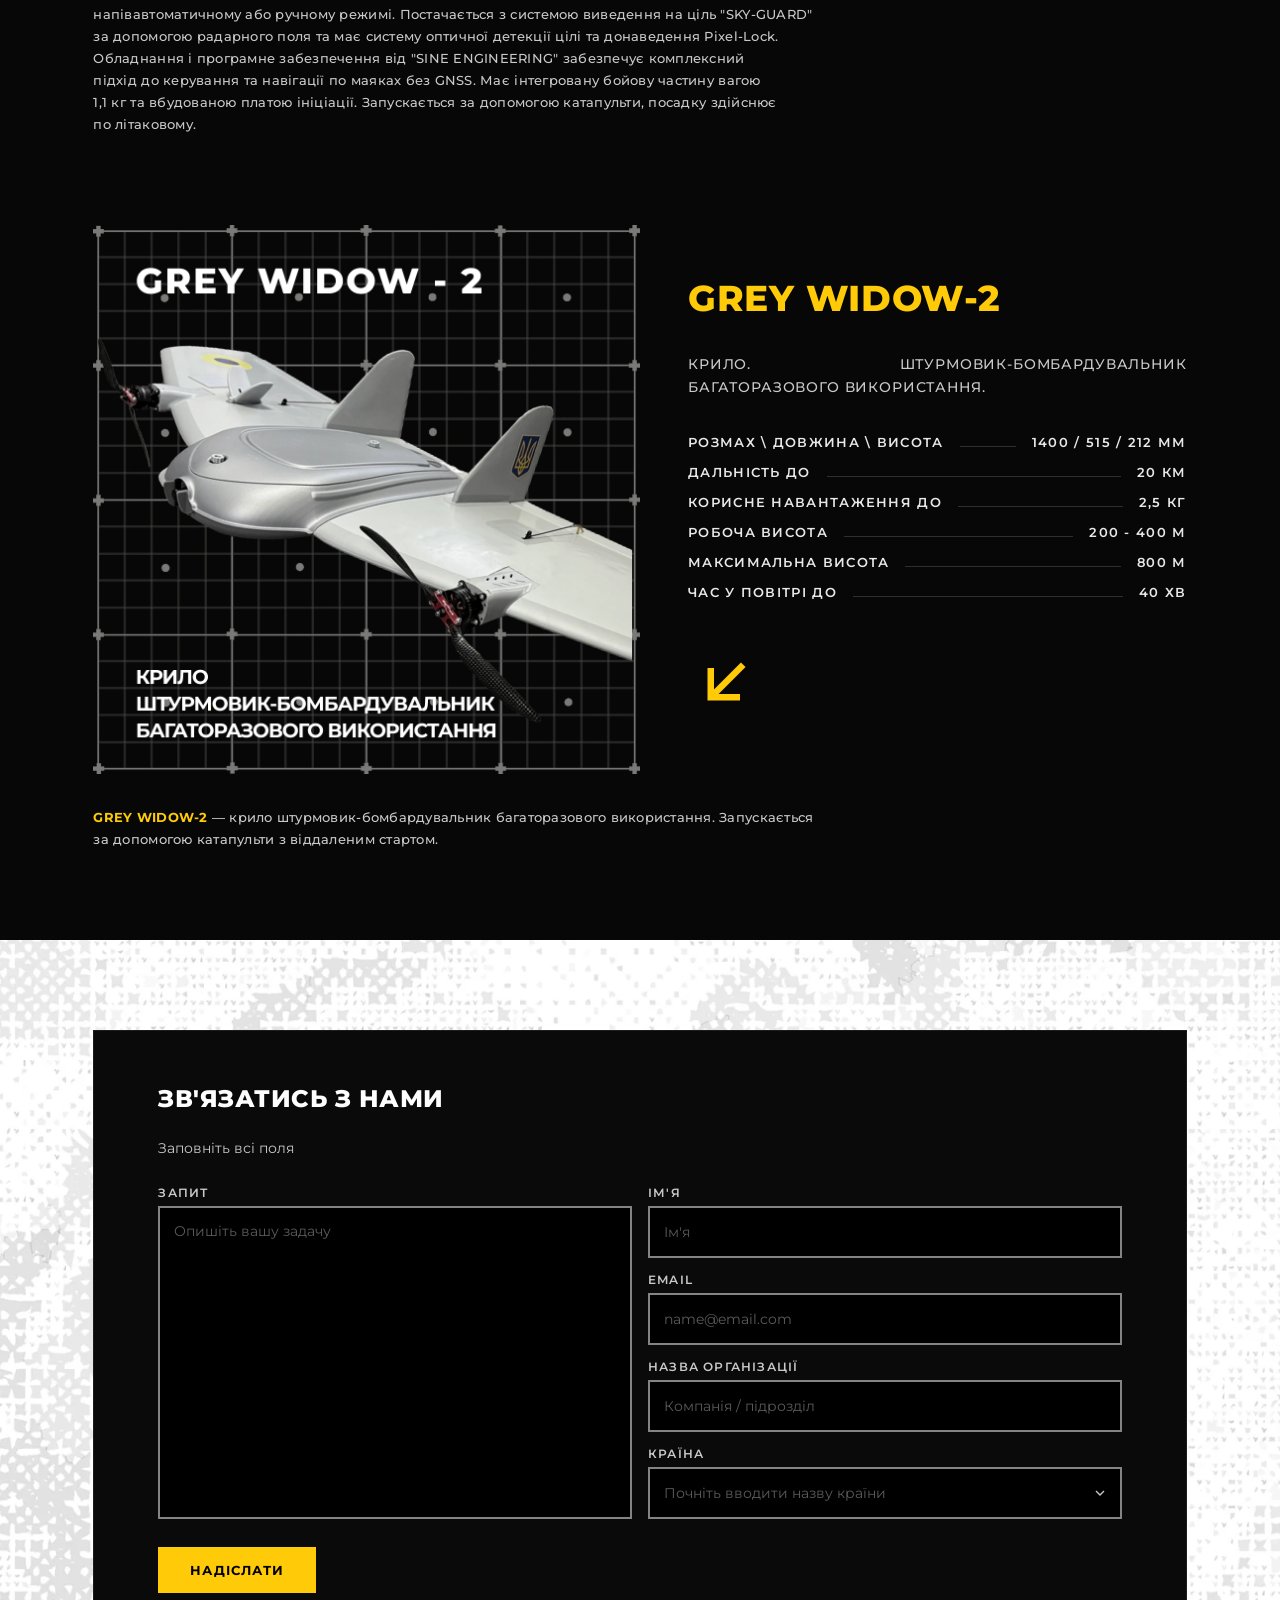
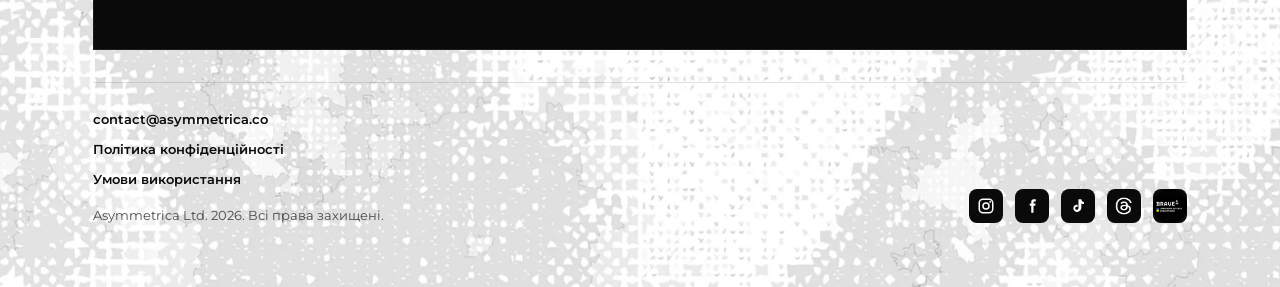
<file: html/kryla.html>
<!DOCTYPE html>
<html lang="uk">
<head>
  <meta charset="utf-8" />
  <meta name="viewport" content="width=device-width, initial-scale=1" />
  <title>SPEXTR КРИЛА — Лінійка безпілотних крил</title>
  <meta name="description" content="SPEXTR КРИЛА — лінійка безпілотних крил: MAGURA для фото розвідки, MAGURA MAX для розвідки й коригування, GREY WIDOW-1 ударне крило камікадзе, GREY WIDOW-1i перехоплювач, GREY WIDOW-2 штурмовик-бомбардувальник багаторазового використання." />
  <link rel="preconnect" href="https://fonts.googleapis.com" />
  <link rel="preconnect" href="https://fonts.gstatic.com" crossorigin />
  <link href="https://fonts.googleapis.com/css2?family=Montserrat:wght@400;500;600;700;800&display=swap" rel="stylesheet" />
  <link rel="stylesheet" href="../css/kryla.css?v=18" />
  <link rel="stylesheet" href="../css/contact-block.css?v=14" />
</head>
<body>
  <div class="wg">

    <!-- ============ 01 HERO ============ -->
    <section class="wg-hero">
      <img class="wg-hero__bg" src="../assets/wg-hero.webp" alt="SPEXTR GREY WIDOW-2" fetchpriority="high" />
      <span class="wg-hero__scrim"></span>
      <span class="wg-hero__tick wg-hero__tick--left"></span>
      <span class="wg-hero__tick wg-hero__tick--right"></span>

      <a class="wg-back" href="index.html#products">← НА ГОЛОВНУ</a>

      <button class="burger js-burger" type="button" aria-label="Меню" aria-expanded="false" aria-controls="mobile-menu">
        <span></span><span></span><span></span>
      </button>

      <div class="wg-hero__row">
        <p class="wg-hero__tagline"></p>

        <div class="wg-socials">
          <a class="wg-social" href="https://www.instagram.com/spextrobotix/" target="_blank" rel="noopener noreferrer" aria-label="Instagram">
            <svg viewBox="0 0 24 24" fill="none" stroke="currentColor" stroke-width="2"><rect x="3" y="3" width="18" height="18" rx="5" /><circle cx="12" cy="12" r="4" /><circle cx="17.5" cy="6.5" r="1.2" fill="currentColor" stroke="none" /></svg>
          </a>
          <a class="wg-social" href="https://www.facebook.com/people/Spextr-Robotics/61578538332726/" target="_blank" rel="noopener noreferrer" aria-label="Facebook">
            <svg viewBox="0 0 24 24" fill="currentColor"><path d="M14 8.5V7c0-.7.5-1 1.2-1H17V3h-2.5C11.9 3 11 4.6 11 6.4v2.1H9v3h2V21h3v-9.5h2.3l.4-3H14z" /></svg>
          </a>
          <a class="wg-social" href="https://www.tiktok.com/@spextr.robotix" target="_blank" rel="noopener noreferrer" aria-label="TikTok">
            <svg viewBox="0 0 24 24" fill="currentColor"><path d="M16.5 3c.3 2.1 1.5 3.6 3.5 3.9v2.4c-1.2.1-2.3-.2-3.5-.8v5.6c0 3.2-2.3 5.9-5.6 5.9-2.9 0-5.1-2.1-5.1-4.9 0-3 2.5-5 5.7-4.6v2.6c-.5-.2-1-.2-1.5-.1-1.1.2-1.8 1-1.7 2.2.1 1.1 1 1.9 2.1 1.9 1.3 0 2.2-1 2.2-2.5V3h3.4z" /></svg>
          </a>
          <a class="wg-social" href="https://www.threads.com/@spextrobotix" target="_blank" rel="noopener noreferrer" aria-label="Threads">
            <span class="wg-social__threads" aria-hidden="true"></span>
          </a>
        </div>
      </div>
    </section>

    <span class="menu-backdrop js-menu-backdrop"></span>
    <nav id="mobile-menu" class="mobile-menu js-mobile-menu" aria-label="Мобільна навігація">
      <button class="mobile-menu__close js-menu-close" type="button" aria-label="Закрити меню">
        <svg viewBox="0 0 24 24" fill="none" stroke="currentColor" stroke-width="2"><path d="M6 6l12 12M18 6L6 18" /></svg>
      </button>
      <a class="mobile-menu__link" href="index.html#about">ПРО НАС</a>
      <div class="mobile-menu__group">
        <a class="mobile-menu__link" href="index.html#products">ПРОДУКТИ</a>
        <div class="mobile-menu__sub">
          <a class="mobile-menu__sublink" href="kryla.html" aria-current="page">КРИЛА</a>
          <a class="mobile-menu__sublink" href="k2.html">НРК</a>
          <a class="mobile-menu__sublink" href="gstation.html">ДОДАТКОВО</a>
        </div>
      </div>
      <a class="mobile-menu__link" href="contacts.html">КОНТАКТИ</a>
    </nav>

    <!-- ============ 02 INTRO ============ -->
    <section class="wg-intro">
      <p>ЛІНІЙКА КРИЛ ОБ'ЄДНУЄ БЕЗПІЛОТНІ ЛІТАЛЬНІ АПАРАТИ ДЛЯ РОЗВІДКИ, КОРИГУВАННЯ ВОГНЮ, ПЕРЕХОПЛЕННЯ ВОРОЖИХ БПЛА ТА УДАРНИХ МІСІЙ. КОЖНА МОДЕЛЬ ПОБУДОВАНА ПІД СВОЮ ЗАДАЧУ — ВІД РОЗВІДУВАЛЬНОГО ПОЛЬОТУ ДО ПРЯМОГО УРАЖЕННЯ ЦІЛІ.</p>
    </section>

    <!-- ============ PRESENTATION VIDEO ============ -->
    <section class="wg-video-section">
      <div class="wg-video">
        <video controls preload="none" poster="../assets/wg-video-poster.webp" playsinline>
          <source src="../assets/wg-video.mp4" type="video/mp4" />
        </video>
      </div>
    </section>

    <!-- ============ 03 MAGURA ============ -->
    <section class="wg-mod">
      <div class="wg-mod__head">
        <img class="wg-mod__unit wg-mod__unit--a" src="../assets/wg-magura.webp" alt="MAGURA" loading="lazy" decoding="async" />
        <div class="wg-mod__lead">
          <h2 class="wg-mod__title">MAGURA</h2>
          <p class="wg-mod__sub">КРИЛО ДЛЯ ФОТО РОЗВІДКИ.</p>
          <dl class="wg-specs">
            <div class="wg-spec"><dt>РОЗМАХ \ ДОВЖИНА \ ВИСОТА</dt><span class="wg-spec__rule"></span><dd>1400 / 512 / 215 ММ</dd></div>
            <div class="wg-spec"><dt>БОЙОВИЙ РАДІУС ДО</dt><span class="wg-spec__rule"></span><dd>40 КМ</dd></div>
            <div class="wg-spec"><dt>МАКСИМАЛЬНА ДАЛЬНІСТЬ</dt><span class="wg-spec__rule"></span><dd>50 КМ</dd></div>
            <div class="wg-spec"><dt>ЧАС ПОЛЬОТУ ДО</dt><span class="wg-spec__rule"></span><dd>120 ХВ</dd></div>
            <div class="wg-spec"><dt>РОБОЧА ВИСОТА</dt><span class="wg-spec__rule"></span><dd>300 - 600 М</dd></div>
            <div class="wg-spec"><dt>ЧАС РОЗГОРТАННЯ</dt><span class="wg-spec__rule"></span><dd>15 ХВ</dd></div>
            <div class="wg-spec"><dt>МАКСИМАЛЬНА ЗЛІТНА ВАГА ДО</dt><span class="wg-spec__rule"></span><dd>4 КГ</dd></div>
            <div class="wg-spec"><dt>КРЕЙСЕРСЬКА ШВИДКІСТЬ</dt><span class="wg-spec__rule"></span><dd>90 КМ/ГОД</dd></div>
            <div class="wg-spec"><dt>МАКСИМАЛЬНА ШВИДКІСТЬ</dt><span class="wg-spec__rule"></span><dd>130 КМ/ГОД</dd></div>
          </dl>
          <svg class="wg-mod__arrow" viewBox="0 0 24 24" fill="none" stroke="currentColor" stroke-width="2"><path d="M17 7L7 17" /><path d="M7 8v9h9" /></svg>
        </div>
      </div>

      <div class="wg-desc">
        <p><b>MAGURA</b> — крило для фото розвідки на відстані до 50 км, має фіксовану картографічну камеру. Застосовується у напівавтоматичному або ручному режимі. Запускається за допомогою катапульти, здійснює посадку по літаковому. Обладнання і програмне забезпечення від "SINE ENGINEERING" забезпечує комплексний підхід до керування та навігації по маяках без GNSS.</p>
      </div>
    </section>

    <!-- ============ 04 MAGURA MAX ============ -->
    <section class="wg-mod">
      <div class="wg-mod__head">
        <img class="wg-mod__unit wg-mod__unit--b" src="../assets/wg-engine.webp" alt="MAGURA MAX" loading="lazy" decoding="async" />
        <div class="wg-mod__lead">
          <h2 class="wg-mod__title">MAGURA MAX</h2>
          <p class="wg-mod__sub">КРИЛО ДЛЯ РОЗВІДКИ І КОРИГУВАННЯ.</p>
          <dl class="wg-specs">
            <div class="wg-spec"><dt>РОЗМАХ \ ДОВЖИНА \ ВИСОТА</dt><span class="wg-spec__rule"></span><dd>1400 / 512 / 215 ММ</dd></div>
            <div class="wg-spec"><dt>БОЙОВИЙ РАДІУС ДО</dt><span class="wg-spec__rule"></span><dd>40 КМ</dd></div>
            <div class="wg-spec"><dt>МАКСИМАЛЬНА ДАЛЬНІСТЬ</dt><span class="wg-spec__rule"></span><dd>50 КМ</dd></div>
            <div class="wg-spec"><dt>ЧАС ПОЛЬОТУ ДО</dt><span class="wg-spec__rule"></span><dd>100 ХВ</dd></div>
            <div class="wg-spec"><dt>РОБОЧА ВИСОТА</dt><span class="wg-spec__rule"></span><dd>300 - 600 М</dd></div>
            <div class="wg-spec"><dt>ЧАС РОЗГОРТАННЯ</dt><span class="wg-spec__rule"></span><dd>15 ХВ</dd></div>
            <div class="wg-spec"><dt>МАКСИМАЛЬНА ЗЛІТНА ВАГА ДО</dt><span class="wg-spec__rule"></span><dd>4,2 КГ</dd></div>
            <div class="wg-spec"><dt>КРЕЙСЕРСЬКА ШВИДКІСТЬ</dt><span class="wg-spec__rule"></span><dd>90 КМ/ГОД</dd></div>
            <div class="wg-spec"><dt>МАКСИМАЛЬНА ШВИДКІСТЬ</dt><span class="wg-spec__rule"></span><dd>130 КМ/ГОД</dd></div>
          </dl>
          <svg class="wg-mod__arrow" viewBox="0 0 24 24" fill="none" stroke="currentColor" stroke-width="2"><path d="M17 7L7 17" /><path d="M7 8v9h9" /></svg>
        </div>
      </div>

      <div class="wg-desc">
        <p><b>MAGURA MAX</b> — крило для розвідки і коригування на відстані до 50 км, має 3-ох осьову компактну камеру та цифровий відеозв'язок. Застосовується у напівавтоматичному або ручному режимі. Запускається за допомогою катапульти, здійснює посадку по літаковому. Обладнання і програмне забезпечення від "SINE ENGINEERING" забезпечує комплексний підхід до керування, цифрового відеозв'язку DVBT, навігації по маяках без GNSS.</p>
      </div>
    </section>

    <!-- ============ 05 GREY WIDOW-1 ============ -->
    <section class="wg-mod">
      <div class="wg-mod__head">
        <img class="wg-mod__unit wg-mod__unit--a" src="../assets/wg-grey-widow-1-camera.webp" alt="GREY WIDOW-1" loading="lazy" decoding="async" />
        <div class="wg-mod__lead">
          <h2 class="wg-mod__title wg-mod__title--accent">GREY WIDOW-1</h2>
          <p class="wg-mod__sub">УДАРНЕ КРИЛО КАМІКАДЗЕ.</p>
          <dl class="wg-specs">
            <div class="wg-spec"><dt>РОЗМАХ \ ДОВЖИНА \ ВИСОТА</dt><span class="wg-spec__rule"></span><dd>1400 / 512 / 215 ММ</dd></div>
            <div class="wg-spec"><dt>ДАЛЬНІСТЬ ДО</dt><span class="wg-spec__rule"></span><dd>50 КМ</dd></div>
            <div class="wg-spec"><dt>ЧАС В ПОВІТРІ ДО</dt><span class="wg-spec__rule"></span><dd>60 ХВ</dd></div>
            <div class="wg-spec"><dt>КОРИСНЕ НАВАНТАЖЕННЯ ДО</dt><span class="wg-spec__rule"></span><dd>3 КГ</dd></div>
            <div class="wg-spec"><dt>КРЕЙСЕРСЬКА ШВИДКІСТЬ</dt><span class="wg-spec__rule"></span><dd>80 КМ/ГОД</dd></div>
            <div class="wg-spec"><dt>МАКСИМАЛЬНА ЗЛІТНА ВАГА ДО</dt><span class="wg-spec__rule"></span><dd>6.2 КГ</dd></div>
            <div class="wg-spec"><dt>РОБОЧА ВИСОТА</dt><span class="wg-spec__rule"></span><dd>200 - 400 М</dd></div>
            <div class="wg-spec"><dt>ЧАС РОЗГОРТАННЯ ДО</dt><span class="wg-spec__rule"></span><dd>15 ХВ</dd></div>
          </dl>
          <svg class="wg-mod__arrow" viewBox="0 0 24 24" fill="none" stroke="currentColor" stroke-width="2"><path d="M17 7L7 17" /><path d="M7 8v9h9" /></svg>
        </div>
      </div>

      <div class="wg-desc">
        <p><b>GREY WIDOW 1</b> — ударне крило камікадзе з вбудованою платою ініціації для ураження наземних рухомих і нерухомих об'єктів на відстані до 50 км, має денний оптичний модуль з системою донаведення "NORDA 8" та подвійний зв'язок керування. Застосовується у напівавтоматичному або ручному режимі. Запускається за допомогою катапульти. Має можливість змінювати бенди і канали в польоті. Подвійний зв'язок керування.</p>
      </div>

      <div class="wg-optional">
        <b class="wg-optional__title">Опціонально доступно:</b>
        <ul class="wg-optional__list">
          <li>Поворотний термальний (640T) оптичний модуль без донаведення "NORDA 8"</li>
          <li>БЧ 2,5 кг підвищеної потужності без ВР (вольфрамові уламки з ударним ядром)</li>
        </ul>
      </div>
    </section>

    <!-- ============ 06 GREY WIDOW-1i ============ -->
    <section class="wg-mod">
      <div class="wg-mod__head">
        <img class="wg-mod__unit wg-mod__unit--b" src="../assets/wg-bay-empty.webp" alt="GREY WIDOW-1i" loading="lazy" decoding="async" />
        <div class="wg-mod__lead">
          <h2 class="wg-mod__title">GREY WIDOW-1i</h2>
          <p class="wg-mod__sub">ПЕРЕХОПЛЮВАЧ ВОРОЖИХ УДАРНИХ ТА РОЗВІДУВАЛЬНИХ БПЛА.</p>
          <dl class="wg-specs">
            <div class="wg-spec"><dt>РОЗМАХ \ ДОВЖИНА \ ВИСОТА</dt><span class="wg-spec__rule"></span><dd>1400 / 512 / 215 ММ</dd></div>
            <div class="wg-spec"><dt>БОЙОВИЙ РАДІУС ДО</dt><span class="wg-spec__rule"></span><dd>40 КМ</dd></div>
            <div class="wg-spec"><dt>МАКСИМАЛЬНА ДАЛЬНІСТЬ</dt><span class="wg-spec__rule"></span><dd>50 КМ</dd></div>
            <div class="wg-spec"><dt>ЧАС ПОЛЬОТУ ДО</dt><span class="wg-spec__rule"></span><dd>45 ХВ</dd></div>
            <div class="wg-spec"><dt>РОБОЧА ВИСОТА</dt><span class="wg-spec__rule"></span><dd>50 - 6000 М</dd></div>
            <div class="wg-spec"><dt>ЧАС РОЗГОРТАННЯ</dt><span class="wg-spec__rule"></span><dd>15 ХВ</dd></div>
            <div class="wg-spec"><dt>МАКСИМАЛЬНА ЗЛІТНА ВАГА ДО</dt><span class="wg-spec__rule"></span><dd>5,2 КГ</dd></div>
            <div class="wg-spec"><dt>КРЕЙСЕРСЬКА ШВИДКІСТЬ</dt><span class="wg-spec__rule"></span><dd>110 КМ/ГОД</dd></div>
            <div class="wg-spec"><dt>МАКСИМАЛЬНА ШВИДКІСТЬ</dt><span class="wg-spec__rule"></span><dd>260 КМ/ГОД</dd></div>
            <div class="wg-spec"><dt>КОРИСНЕ НАВАНТАЖЕННЯ ДО</dt><span class="wg-spec__rule"></span><dd>1,1 КГ</dd></div>
          </dl>
          <svg class="wg-mod__arrow" viewBox="0 0 24 24" fill="none" stroke="currentColor" stroke-width="2"><path d="M17 7L7 17" /><path d="M7 8v9h9" /></svg>
        </div>
      </div>

      <div class="wg-desc">
        <p><b>GREY WIDOW-1i</b> — перехоплювач ворожих ударних та розвідувальних БПЛА. Застосовується у напівавтоматичному або ручному режимі. Постачається з системою виведення на ціль "SKY-GUARD" за допомогою радарного поля та має систему оптичної детекції цілі та донаведення Pixel-Lock. Обладнання і програмне забезпечення від "SINE ENGINEERING" забезпечує комплексний підхід до керування та навігації по маяках без GNSS. Має інтегровану бойову частину вагою 1,1 кг та вбудованою платою ініціації. Запускається за допомогою катапульти, посадку здійснює по літаковому.</p>
      </div>

    </section>

    <!-- ============ 07 GREY WIDOW-2 ============ -->
    <section class="wg-mod">
      <div class="wg-mod__head">
        <img class="wg-mod__unit wg-mod__unit--b" src="../assets/wg-grey-widow-2.webp" alt="GREY WIDOW-2" loading="lazy" decoding="async" />
        <div class="wg-mod__lead">
          <h2 class="wg-mod__title">GREY WIDOW-2</h2>
          <p class="wg-mod__sub">КРИЛО. ШТУРМОВИК-БОМБАРДУВАЛЬНИК БАГАТОРАЗОВОГО ВИКОРИСТАННЯ.</p>
          <dl class="wg-specs">
            <div class="wg-spec"><dt>РОЗМАХ \ ДОВЖИНА \ ВИСОТА</dt><span class="wg-spec__rule"></span><dd>1400 / 515 / 212 ММ</dd></div>
            <div class="wg-spec"><dt>ДАЛЬНІСТЬ ДО</dt><span class="wg-spec__rule"></span><dd>20 КМ</dd></div>
            <div class="wg-spec"><dt>КОРИСНЕ НАВАНТАЖЕННЯ ДО</dt><span class="wg-spec__rule"></span><dd>2,5 КГ</dd></div>
            <div class="wg-spec"><dt>РОБОЧА ВИСОТА</dt><span class="wg-spec__rule"></span><dd>200 - 400 М</dd></div>
            <div class="wg-spec"><dt>МАКСИМАЛЬНА ВИСОТА</dt><span class="wg-spec__rule"></span><dd>800 М</dd></div>
            <div class="wg-spec"><dt>ЧАС У ПОВІТРІ ДО</dt><span class="wg-spec__rule"></span><dd>40 ХВ</dd></div>
          </dl>
          <svg class="wg-mod__arrow" viewBox="0 0 24 24" fill="none" stroke="currentColor" stroke-width="2"><path d="M17 7L7 17" /><path d="M7 8v9h9" /></svg>
        </div>
      </div>

      <div class="wg-desc">
        <p><b>GREY WIDOW-2</b> — крило штурмовик-бомбардувальник багаторазового використання. Запускається за допомогою катапульти з віддаленим стартом.</p>
      </div>

    </section>

    <!-- ============ CONTACT (ЗАЯВКА) ============ -->
    <section id="contact" class="pc-contact">
      <img class="pc-contact__bg" src="../assets/contact-bg.webp" alt="" loading="lazy" decoding="async" />
      <div class="pc-panel">
        <form class="pc-form js-pc-form" novalidate>
          <div class="pc-form__inner">
            <div class="pc-form__head">
              <b class="pc-form__heading">ЗВ'ЯЗАТИСЬ З НАМИ</b>
              <button type="submit" class="pc-cta">НАДІСЛАТИ</button>
            </div>
            <p class="pc-form__subheading">Заповніть всі поля</p>
            <div class="pc-form__cols">
              <div class="pc-form__col pc-form__col--msg">
                <label class="pc-field-group pc-field-group--grow">
                  <div class="pc-field-group__head">
                    <b class="pc-form__label">ЗАПИТ</b>
                    <span class="pc-field-error">Заповніть це поле</span>
                  </div>
                  <textarea name="message" required maxlength="2000" class="pc-field pc-field--area" placeholder="Опишіть вашу задачу"></textarea>
                </label>
              </div>
              <div class="pc-form__col">
                <label class="pc-field-group">
                  <div class="pc-field-group__head">
                    <b class="pc-form__label">ІМ'Я</b>
                    <span class="pc-field-error">Заповніть це поле</span>
                  </div>
                  <input name="name" required maxlength="80" class="pc-field" placeholder="Ім'я" />
                </label>
                <label class="pc-field-group">
                  <div class="pc-field-group__head">
                    <b class="pc-form__label">EMAIL</b>
                    <span class="pc-field-error">Заповніть це поле</span>
                  </div>
                  <input name="email" type="email" required maxlength="100" class="pc-field" placeholder="name@email.com" />
                </label>
                <label class="pc-field-group">
                  <div class="pc-field-group__head">
                    <b class="pc-form__label">НАЗВА ОРГАНІЗАЦІЇ</b>
                    <span class="pc-field-error">Заповніть це поле</span>
                  </div>
                  <input name="org" required maxlength="100" class="pc-field" placeholder="Компанія / підрозділ" />
                </label>
                <label class="pc-field-group">
                  <div class="pc-field-group__head">
                    <b class="pc-form__label">КРАЇНА</b>
                    <span class="pc-field-error">Заповніть це поле</span>
                  </div>
                  <div class="country-auto">
                    <input name="country" required maxlength="60" class="pc-field" placeholder="Почніть вводити назву країни" autocomplete="off" role="combobox" aria-expanded="false" aria-autocomplete="list" />
                    <svg class="country-auto__icon" viewBox="0 0 24 24" fill="none" stroke="currentColor" stroke-width="2" aria-hidden="true"><path d="M6 9l6 6 6-6" /></svg>
                    <ul class="country-auto__list" role="listbox"></ul>
                  </div>
                </label>
              </div>
            </div>
          </div>
        </form>
      </div>

      <div class="pc-footer">
        <div class="pc-footer-info">
          <a class="pc-footer-link" href="mailto:contact@asymmetrica.co">contact@asymmetrica.co</a>
          <a class="pc-footer-link" href="privacy.html">Політика конфіденційності</a>
          <a class="pc-footer-link" href="terms.html">Умови використання</a>
          <p class="pc-footer-copyright">Asymmetrica Ltd. 2026. Всі права захищені.</p>
        </div>
        <div class="pc-socials">
          <a class="pc-social" href="https://www.instagram.com/spextrobotix/" target="_blank" rel="noopener noreferrer" aria-label="Instagram">
            <svg viewBox="0 0 24 24" fill="none" stroke="currentColor" stroke-width="2"><rect x="3" y="3" width="18" height="18" rx="5" /><circle cx="12" cy="12" r="4" /><circle cx="17.5" cy="6.5" r="1.2" fill="currentColor" stroke="none" /></svg>
          </a>
          <a class="pc-social" href="https://www.facebook.com/people/Spextr-Robotics/61578538332726/" target="_blank" rel="noopener noreferrer" aria-label="Facebook">
            <svg viewBox="0 0 24 24" fill="currentColor"><path d="M14 8.5V7c0-.7.5-1 1.2-1H17V3h-2.5C11.9 3 11 4.6 11 6.4v2.1H9v3h2V21h3v-9.5h2.3l.4-3H14z" /></svg>
          </a>
          <a class="pc-social" href="https://www.tiktok.com/@spextr.robotix" target="_blank" rel="noopener noreferrer" aria-label="TikTok">
            <svg viewBox="0 0 24 24" fill="currentColor"><path d="M16.5 3c.3 2.1 1.5 3.6 3.5 3.9v2.4c-1.2.1-2.3-.2-3.5-.8v5.6c0 3.2-2.3 5.9-5.6 5.9-2.9 0-5.1-2.1-5.1-4.9 0-3 2.5-5 5.7-4.6v2.6c-.5-.2-1-.2-1.5-.1-1.1.2-1.8 1-1.7 2.2.1 1.1 1 1.9 2.1 1.9 1.3 0 2.2-1 2.2-2.5V3h3.4z" /></svg>
          </a>
          <a class="pc-social" href="https://www.threads.com/@spextrobotix" target="_blank" rel="noopener noreferrer" aria-label="Threads">
            <img src="../assets/icon-threads.webp" alt="" loading="lazy" decoding="async" />
          </a>
          <a class="pc-social pc-social--brave1" href="https://market-brave1.delta.mil.gov.ua/lohistychni-kolisni/5423/" target="_blank" rel="noopener noreferrer" aria-label="BRAVE1 Market">
            <img src="../assets/partner-brave1.webp" alt="" loading="lazy" decoding="async" />
          </a>
        </div>
      </div>
    </section>

  </div>
  <div class="pc-toast js-pc-toast" role="status" aria-live="polite">
    <svg viewBox="0 0 24 24" fill="none" stroke="#FFCA08" stroke-width="2.2"><path d="M20 6L9 17l-5-5" /></svg>
    <span>Запит надіслано. Інженерна команда зв'яжеться з вами.</span>
  </div>

  <script src="../js/countries.js?v=7"></script>
  <script src="../js/contact-form.js?v=4"></script>
  <script src="../js/mobile-menu.js?v=1"></script>
</body>
</html>
</file>
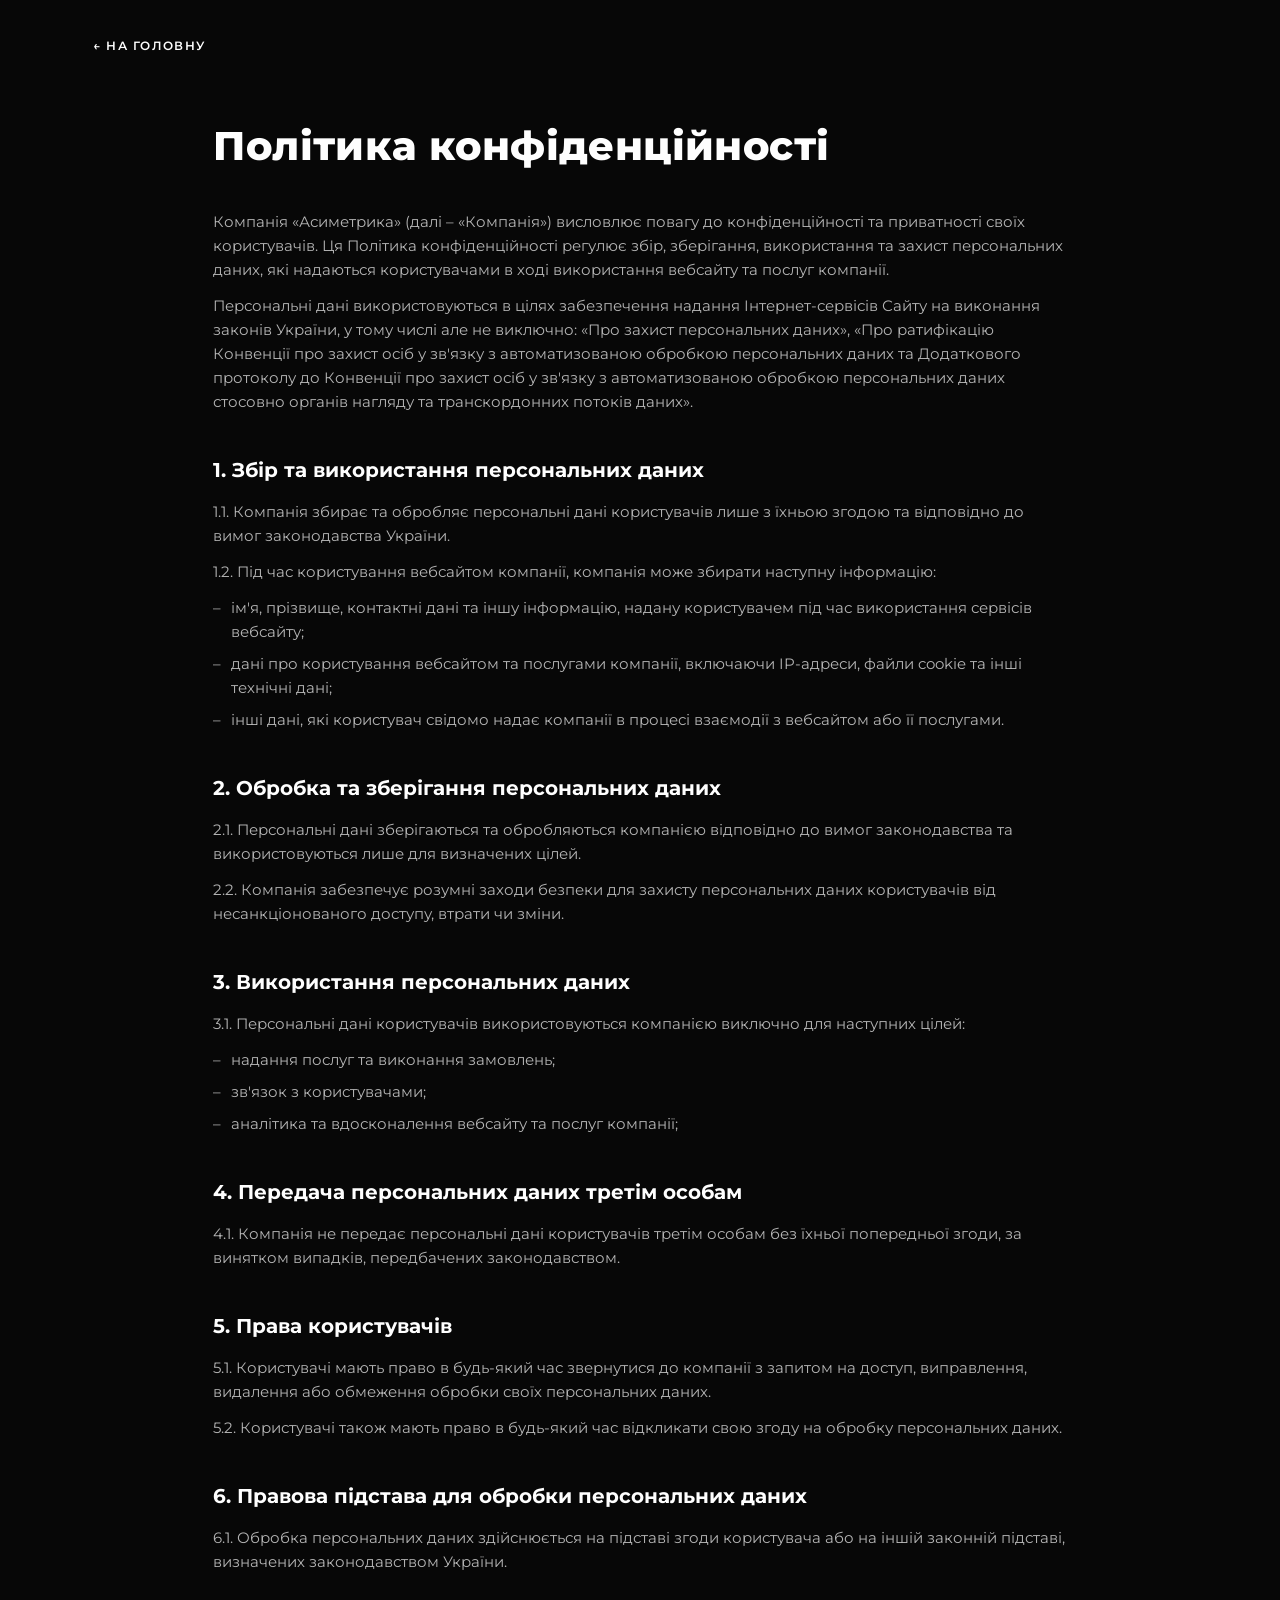
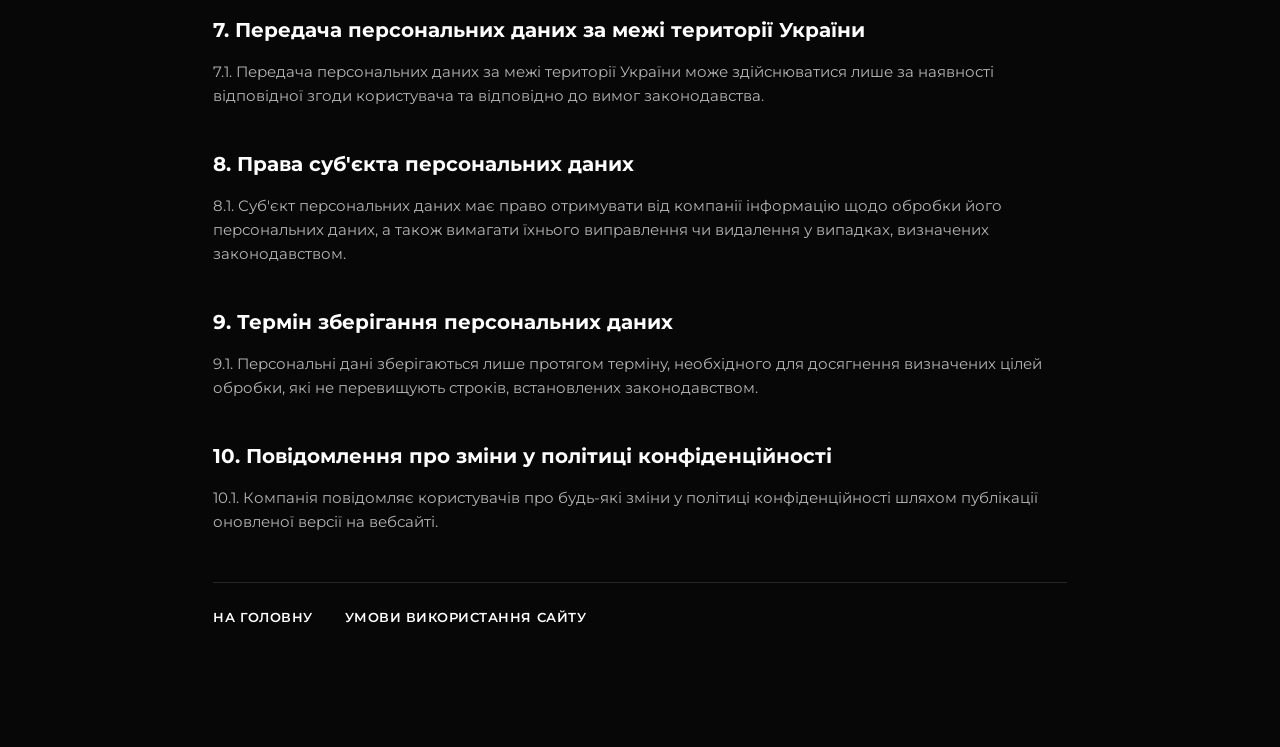
<file: html/privacy.html>
<!DOCTYPE html>
<html lang="uk">
<head>
  <meta charset="utf-8" />
  <meta name="viewport" content="width=device-width, initial-scale=1" />
  <title>Політика конфіденційності — ASYMMETRICA</title>
  <meta name="description" content="Політика конфіденційності вебсайту компанії Асиметрика." />
  <link rel="preconnect" href="https://fonts.googleapis.com" />
  <link rel="preconnect" href="https://fonts.gstatic.com" crossorigin />
  <link href="https://fonts.googleapis.com/css2?family=Montserrat:wght@400;500;600;700;800&display=swap" rel="stylesheet" />
  <link rel="stylesheet" href="../css/legal.css?v=2" />
</head>
<body>
  <header class="legal-header">
    <a class="legal-back" href="index.html">← НА ГОЛОВНУ</a>
  </header>

  <main class="legal">
    <h1>Політика конфіденційності</h1>

    <p>Компанія «Асиметрика» (далі – «Компанія») висловлює повагу до конфіденційності та приватності своїх користувачів. Ця Політика конфіденційності регулює збір, зберігання, використання та захист персональних даних, які надаються користувачами в ході використання вебсайту та послуг компанії.</p>

    <p>Персональні дані використовуються в цілях забезпечення надання Інтернет-сервісів Сайту на виконання законів України, у тому числі але не виключно: «Про захист персональних даних», «Про ратифікацію Конвенції про захист осіб у зв'язку з автоматизованою обробкою персональних даних та Додаткового протоколу до Конвенції про захист осіб у зв'язку з автоматизованою обробкою персональних даних стосовно органів нагляду та транскордонних потоків даних».</p>

    <h2>1. Збір та використання персональних даних</h2>
    <p>1.1. Компанія збирає та обробляє персональні дані користувачів лише з їхньою згодою та відповідно до вимог законодавства України.</p>
    <p>1.2. Під час користування вебсайтом компанії, компанія може збирати наступну інформацію:</p>
    <ul>
      <li>ім'я, прізвище, контактні дані та іншу інформацію, надану користувачем під час використання сервісів вебсайту;</li>
      <li>дані про користування вебсайтом та послугами компанії, включаючи IP-адреси, файли cookie та інші технічні дані;</li>
      <li>інші дані, які користувач свідомо надає компанії в процесі взаємодії з вебсайтом або її послугами.</li>
    </ul>

    <h2>2. Обробка та зберігання персональних даних</h2>
    <p>2.1. Персональні дані зберігаються та обробляються компанією відповідно до вимог законодавства та використовуються лише для визначених цілей.</p>
    <p>2.2. Компанія забезпечує розумні заходи безпеки для захисту персональних даних користувачів від несанкціонованого доступу, втрати чи зміни.</p>

    <h2>3. Використання персональних даних</h2>
    <p>3.1. Персональні дані користувачів використовуються компанією виключно для наступних цілей:</p>
    <ul>
      <li>надання послуг та виконання замовлень;</li>
      <li>зв'язок з користувачами;</li>
      <li>аналітика та вдосконалення вебсайту та послуг компанії;</li>
    </ul>

    <h2>4. Передача персональних даних третім особам</h2>
    <p>4.1. Компанія не передає персональні дані користувачів третім особам без їхньої попередньої згоди, за винятком випадків, передбачених законодавством.</p>

    <h2>5. Права користувачів</h2>
    <p>5.1. Користувачі мають право в будь-який час звернутися до компанії з запитом на доступ, виправлення, видалення або обмеження обробки своїх персональних даних.</p>
    <p>5.2. Користувачі також мають право в будь-який час відкликати свою згоду на обробку персональних даних.</p>

    <h2>6. Правова підстава для обробки персональних даних</h2>
    <p>6.1. Обробка персональних даних здійснюється на підставі згоди користувача або на іншій законній підставі, визначених законодавством України.</p>

    <h2>7. Передача персональних даних за межі території України</h2>
    <p>7.1. Передача персональних даних за межі території України може здійснюватися лише за наявності відповідної згоди користувача та відповідно до вимог законодавства.</p>

    <h2>8. Права суб'єкта персональних даних</h2>
    <p>8.1. Суб'єкт персональних даних має право отримувати від компанії інформацію щодо обробки його персональних даних, а також вимагати їхнього виправлення чи видалення у випадках, визначених законодавством.</p>

    <h2>9. Термін зберігання персональних даних</h2>
    <p>9.1. Персональні дані зберігаються лише протягом терміну, необхідного для досягнення визначених цілей обробки, які не перевищують строків, встановлених законодавством.</p>

    <h2>10. Повідомлення про зміни у політиці конфіденційності</h2>
    <p>10.1. Компанія повідомляє користувачів про будь-які зміни у політиці конфіденційності шляхом публікації оновленої версії на вебсайті.</p>

    <nav class="legal-footer-nav">
      <a href="index.html">На головну</a>
      <a href="terms.html">Умови використання сайту</a>
    </nav>
  </main>
</body>
</html>
</file>
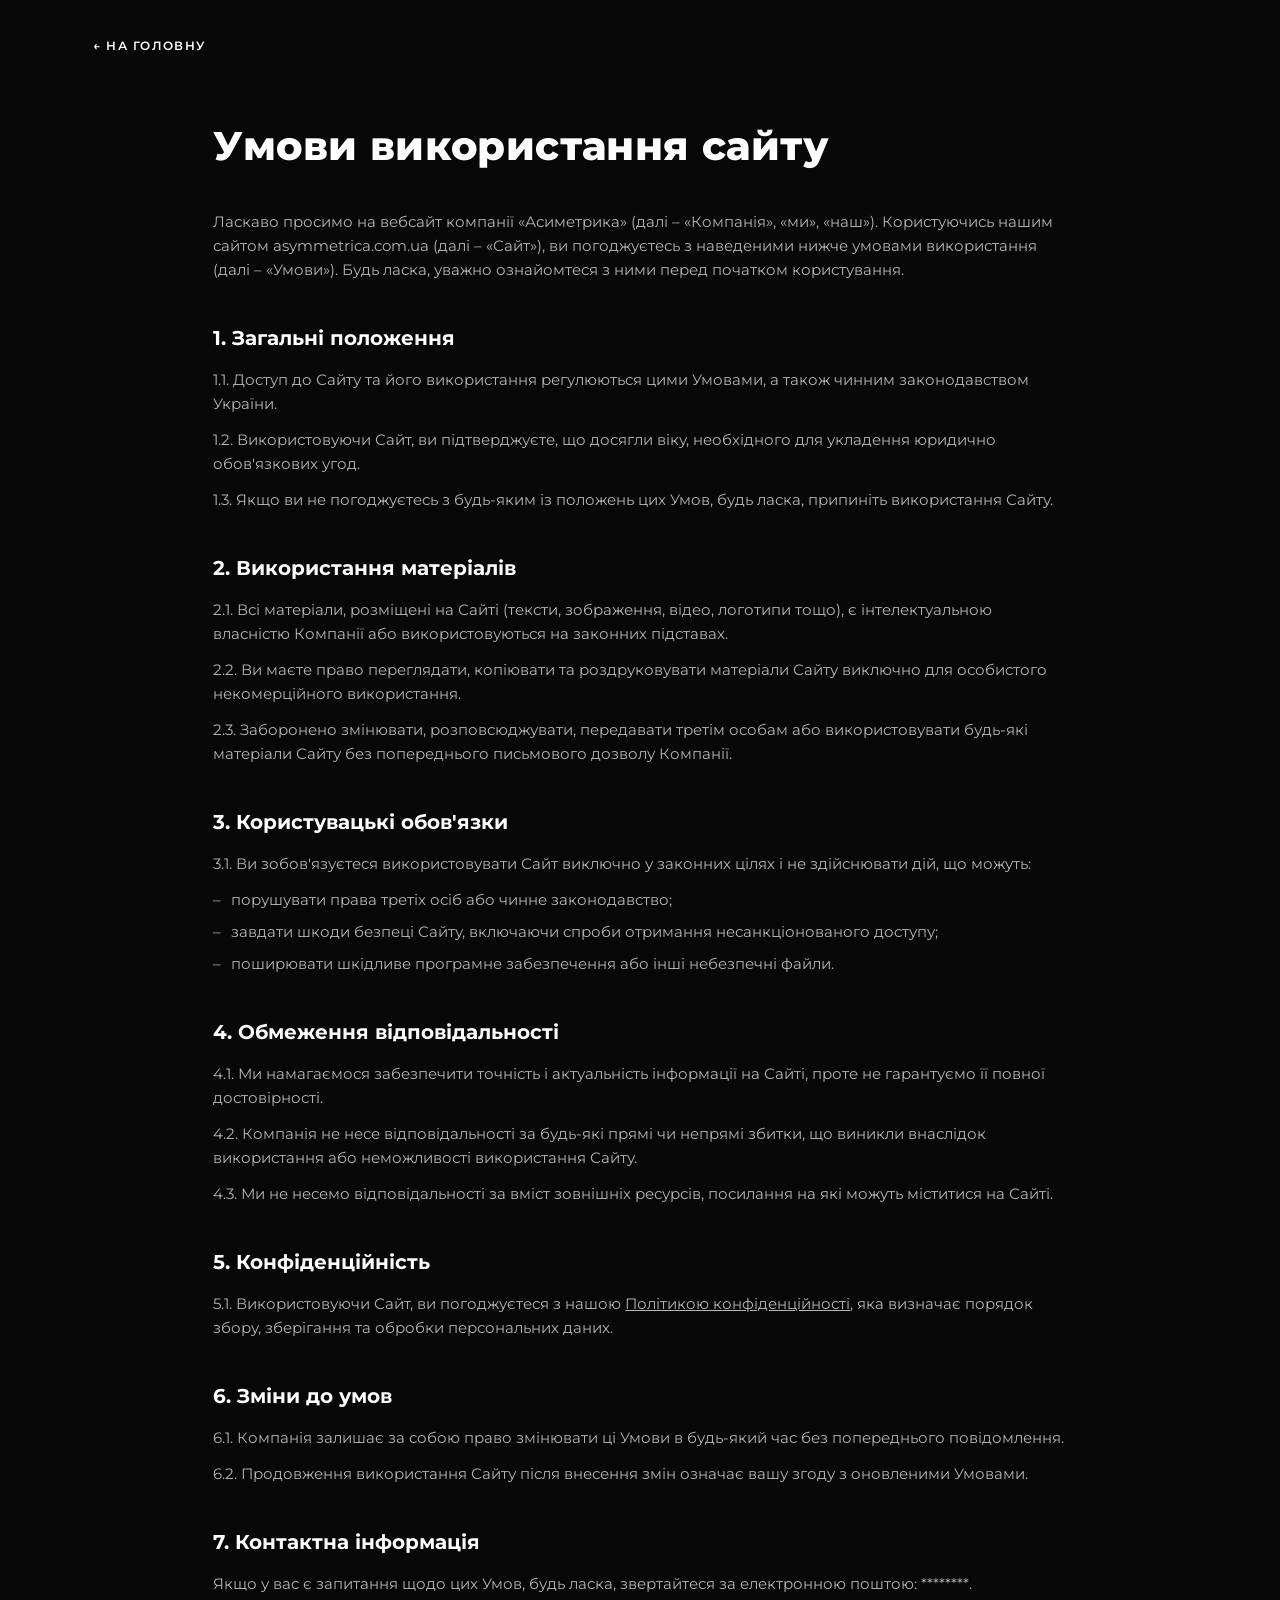
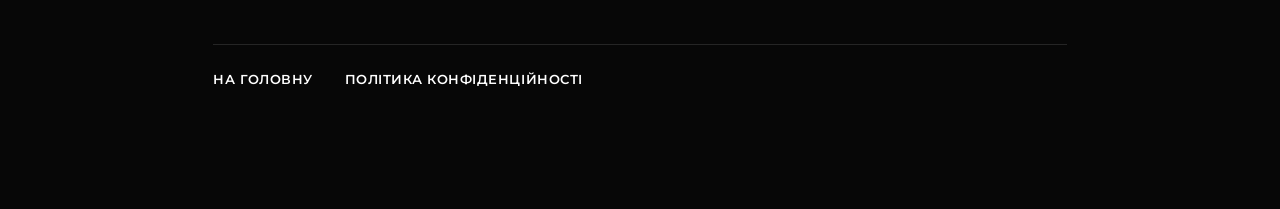
<file: html/terms.html>
<!DOCTYPE html>
<html lang="uk">
<head>
  <meta charset="utf-8" />
  <meta name="viewport" content="width=device-width, initial-scale=1" />
  <title>Умови використання сайту — ASYMMETRICA</title>
  <meta name="description" content="Умови використання вебсайту компанії Асиметрика." />
  <link rel="preconnect" href="https://fonts.googleapis.com" />
  <link rel="preconnect" href="https://fonts.gstatic.com" crossorigin />
  <link href="https://fonts.googleapis.com/css2?family=Montserrat:wght@400;500;600;700;800&display=swap" rel="stylesheet" />
  <link rel="stylesheet" href="../css/legal.css?v=2" />
</head>
<body>
  <header class="legal-header">
    <a class="legal-back" href="index.html">← НА ГОЛОВНУ</a>
  </header>

  <main class="legal">
    <h1>Умови використання сайту</h1>

    <p>Ласкаво просимо на вебсайт компанії «Асиметрика» (далі – «Компанія», «ми», «наш»). Користуючись нашим сайтом asymmetrica.com.ua (далі – «Сайт»), ви погоджуєтесь з наведеними нижче умовами використання (далі – «Умови»). Будь ласка, уважно ознайомтеся з ними перед початком користування.</p>

    <h2>1. Загальні положення</h2>
    <p>1.1. Доступ до Сайту та його використання регулюються цими Умовами, а також чинним законодавством України.</p>
    <p>1.2. Використовуючи Сайт, ви підтверджуєте, що досягли віку, необхідного для укладення юридично обов'язкових угод.</p>
    <p>1.3. Якщо ви не погоджуєтесь з будь-яким із положень цих Умов, будь ласка, припиніть використання Сайту.</p>

    <h2>2. Використання матеріалів</h2>
    <p>2.1. Всі матеріали, розміщені на Сайті (тексти, зображення, відео, логотипи тощо), є інтелектуальною власністю Компанії або використовуються на законних підставах.</p>
    <p>2.2. Ви маєте право переглядати, копіювати та роздруковувати матеріали Сайту виключно для особистого некомерційного використання.</p>
    <p>2.3. Заборонено змінювати, розповсюджувати, передавати третім особам або використовувати будь-які матеріали Сайту без попереднього письмового дозволу Компанії.</p>

    <h2>3. Користувацькі обов'язки</h2>
    <p>3.1. Ви зобов'язуєтеся використовувати Сайт виключно у законних цілях і не здійснювати дій, що можуть:</p>
    <ul>
      <li>порушувати права третіх осіб або чинне законодавство;</li>
      <li>завдати шкоди безпеці Сайту, включаючи спроби отримання несанкціонованого доступу;</li>
      <li>поширювати шкідливе програмне забезпечення або інші небезпечні файли.</li>
    </ul>

    <h2>4. Обмеження відповідальності</h2>
    <p>4.1. Ми намагаємося забезпечити точність і актуальність інформації на Сайті, проте не гарантуємо її повної достовірності.</p>
    <p>4.2. Компанія не несе відповідальності за будь-які прямі чи непрямі збитки, що виникли внаслідок використання або неможливості використання Сайту.</p>
    <p>4.3. Ми не несемо відповідальності за вміст зовнішніх ресурсів, посилання на які можуть міститися на Сайті.</p>

    <h2>5. Конфіденційність</h2>
    <p>5.1. Використовуючи Сайт, ви погоджуєтеся з нашою <a href="privacy.html">Політикою конфіденційності</a>, яка визначає порядок збору, зберігання та обробки персональних даних.</p>

    <h2>6. Зміни до умов</h2>
    <p>6.1. Компанія залишає за собою право змінювати ці Умови в будь-який час без попереднього повідомлення.</p>
    <p>6.2. Продовження використання Сайту після внесення змін означає вашу згоду з оновленими Умовами.</p>

    <h2>7. Контактна інформація</h2>
    <p>Якщо у вас є запитання щодо цих Умов, будь ласка, звертайтеся за електронною поштою: ********.</p>

    <nav class="legal-footer-nav">
      <a href="index.html">На головну</a>
      <a href="privacy.html">Політика конфіденційності</a>
    </nav>
  </main>
</body>
</html>
</file>
<file: css/contacts.css>
/* =====================================================================
   CONTACTS — standalone page, opened from the main nav "КОНТАКТИ" button.
   Same design system as kryla.css / k2.css / gstation.css.
   ===================================================================== */

:root { --bg: #070707; --ink: #fefefe; --ink-mute: #c9c9c9; --accent: #FFCA08; --gutter: clamp(20px, 7.3vw, 140px);
  --font: 'Montserrat', -apple-system, BlinkMacSystemFont, sans-serif; }

* { margin: 0; padding: 0; box-sizing: border-box; }

html { scroll-behavior: smooth; }

body { background: var(--bg); color: var(--ink); font-family: var(--font); overflow-x: hidden; }

a { color: var(--accent); text-decoration: none; }

a:hover { color: #fff; }

:where(a, button):focus-visible { outline: 2px solid var(--accent); outline-offset: 3px; }

/* =====================================================================
   TOPBAR
   ===================================================================== */

.ct-topbar { position: relative; z-index: 3; display: flex; align-items: center; justify-content: space-between; padding: 24px var(--gutter); }

.ct-back { font-size: 12px; font-weight: 600; letter-spacing: .12em; color: var(--ink); text-transform: uppercase; transition: color .18s; }

.ct-back:hover { color: var(--accent); }

/* mobile burger + dropdown menu -------------------------------------- */

.burger { display: flex; flex-direction: column; justify-content: space-between; width: 30px; height: 22px; padding: 0; background: none; border: none; cursor: pointer; }

.burger span { display: block; width: 100%; height: 2px; background: var(--ink); transition: transform .25s ease, opacity .2s ease; }

.burger[aria-expanded="true"] span:nth-child(1) { transform: translateY(10px) rotate(45deg); }

.burger[aria-expanded="true"] span:nth-child(2) { opacity: 0; }

.burger[aria-expanded="true"] span:nth-child(3) { transform: translateY(-10px) rotate(-45deg); }

.menu-backdrop { display: none; position: fixed; inset: 0; z-index: 88; background: rgba(0,0,0,.55); opacity: 0; pointer-events: none; transition: opacity .25s ease; }

.menu-backdrop.is-open { display: block; opacity: 1; pointer-events: auto; }

.mobile-menu { display: flex; flex-direction: column; gap: 4px; position: fixed; top: 0; right: 0; bottom: 0; z-index: 89; width: min(78vw, 320px); padding: 88px 28px 32px; background: #0a0a0a; border-left: 1px solid rgba(255,255,255,.1); transform: translateX(100%); transition: transform .3s cubic-bezier(.2,0,.1,1); overflow-y: auto; }

.mobile-menu.is-open { transform: translateX(0); }

.mobile-menu__close { position: absolute; top: 20px; right: 20px; width: 36px; height: 36px; display: flex; align-items: center; justify-content: center; background: none; border: none; color: var(--ink); cursor: pointer; transition: color .18s; }

.mobile-menu__close svg { width: 22px; height: 22px; }

.mobile-menu__close:hover, .mobile-menu__link:hover, .mobile-menu__sublink:hover { color: var(--accent); }

.mobile-menu__link { display: block; padding: 14px 0; color: var(--ink); font-size: 16px; font-weight: 700; letter-spacing: .04em; text-transform: uppercase; border-bottom: 1px solid rgba(255,255,255,.1); }

.mobile-menu__sub { display: flex; flex-direction: column; padding: 2px 0 10px 16px; }

.mobile-menu__sublink { padding: 10px 0; color: var(--ink-mute); font-size: 13px; font-weight: 600; letter-spacing: .04em; text-transform: uppercase; }

body.is-menu-open { overflow: hidden; }

@media (min-width: 721px) {

  .burger, .mobile-menu, .menu-backdrop { display: none; }

}

/* =====================================================================
   STAGE — the contacts artwork with clickable social icons overlaid
   ===================================================================== */

.ct-stage { position: relative; width: 100%; aspect-ratio: 1984 / 1320; overflow: hidden; background: var(--bg); }

.ct-stage__bg { position: absolute; inset: 0; width: 100%; height: 100%; object-fit: cover; display: block; }

.ct-icon { position: absolute; top: var(--cy); left: var(--cx); transform: translate(-50%, -50%); width: clamp(30px, 3.6vw, 70px); aspect-ratio: 1 / 1; border-radius: 22%; overflow: hidden; display: block; transition: transform .2s ease, filter .2s ease; }

.ct-icon img { display: block; width: 100%; height: 100%; object-fit: contain; }

.ct-icon:hover { transform: translate(-50%, -50%) scale(1.1); filter: brightness(1.1); }

.ct-icon--yt { width: clamp(64px, 7.6vw, 150px); aspect-ratio: 150 / 59; border-radius: 16%; }

.ct-ig-left  { --cx: 13.46%; --cy: 72.54%; }
.ct-fb-left  { --cx: 17.47%; --cy: 72.54%; }
.ct-tt-left  { --cx: 13.43%; --cy: 78.90%; }

.ct-ig-right { --cx: 83.49%; --cy: 72.54%; }
.ct-fb-right { --cx: 87.50%; --cy: 72.54%; }
.ct-tt-right { --cx: 83.49%; --cy: 78.90%; }
.ct-th-right { --cx: 87.53%; --cy: 78.90%; }
.ct-yt-right { --cx: 85.48%; --cy: 84.81%; }

.ct-mobile { display: none; }

@media (max-width: 720px) {

  .ct-stage { display: none; }

  .ct-mobile { display: block; position: relative; overflow: hidden; background: var(--bg); }

  .ct-mobile__inner { position: relative; z-index: 1; display: flex; flex-direction: column; align-items: center; gap: 30px; padding: 36px 20px 44px; text-align: center; }

  .ct-mobile__logo { width: 110px; height: auto; }

  .ct-mobile__email { font-size: 15px; font-weight: 800; letter-spacing: .03em; color: var(--ink); }

  .ct-mobile__email:hover { color: var(--accent); }

  .ct-brand { display: flex; flex-direction: column; align-items: center; gap: 18px; width: 100%; max-width: 320px; padding-top: 16px; border-top: 1px solid rgba(255,255,255,.1); }

  .ct-brand:first-of-type { border-top: none; padding-top: 0; }

  .ct-brand__logo { width: 84px; height: 84px; border-radius: 50%; display: block; }

  .ct-brand__icons { display: flex; flex-wrap: wrap; justify-content: center; align-items: center; gap: 12px; }

  .ct-brand__icons a { width: 44px; height: 44px; border-radius: 22%; overflow: hidden; display: block; }

  .ct-brand__icons img { width: 100%; height: 100%; object-fit: contain; display: block; }

  .ct-brand__icons-yt { width: auto !important; height: 44px !important; aspect-ratio: 150 / 59; border-radius: 16% !important; }

}

/* =====================================================================
   FOOTER
   ===================================================================== */

.ct-footer { padding: 32px var(--gutter) 48px; border-top: 1px solid rgba(255,255,255,.1); }

.ct-footer__info { display: flex; flex-direction: column; align-items: flex-start; gap: 14px; font-size: 12px; }

.ct-footer__link { font-weight: 600; color: var(--ink); text-decoration: none; transition: color .18s; }

.ct-footer__link:hover { color: var(--accent); }

.ct-footer__copy { opacity: .6; margin-top: 6px; color: var(--ink-mute); }

@media (min-width: 721px) {

  .ct-footer { display: flex; align-items: flex-end; justify-content: space-between; }

  .ct-footer__info { flex-direction: row; align-items: center; gap: 28px; font-size: 13px; }

  .ct-footer__copy { margin-top: 0; }

}

@media (prefers-reduced-motion: reduce) {
  * { animation: none !important; scroll-behavior: auto !important; }
}
</file>
<file: css/gstation.css>
/* =====================================================================
   G STATION 369 — product page
   Same design system as k2.css / kryla.css. Reference canvas: 1920px wide.
   ===================================================================== */

:root { --bg: #070707; --bg-deep: #070707; --ink: #fefefe; --ink-mute: #c9c9c9; --ink-spec: #e8e8e8; --accent: #FFCA08; --gutter: clamp(20px, 7.3vw, 140px); /* standard side padding, shared site-wide */
  --font: 'Montserrat', -apple-system, BlinkMacSystemFont, sans-serif; }

* { margin: 0; padding: 0; box-sizing: border-box; }

html { scroll-behavior: smooth; }

body { background: var(--bg); color: var(--ink); font-family: var(--font); overflow-x: hidden; }

img, .gs-hero__tagline span { display: block; }

a { color: var(--accent); text-decoration: none; }

a:hover { color: #fff; }

.gs { position: relative; width: 100%; overflow: hidden; background: var(--bg); }

.gs-accent, .gs-back:hover, .gs-mod__title--accent { color: var(--accent); }

:where(a, button):focus-visible { outline: 2px solid var(--accent); outline-offset: 3px; }

/* =====================================================================
   01 HERO
   ===================================================================== */

.gs-hero { position: relative; height: 78vh; overflow: hidden; min-height: 620px; }

.gs-hero__bg { position: absolute; inset: 0; width: 100%; height: 100%; object-fit: cover; }

.gs-hero__scrim { position: absolute; inset: 0; background: linear-gradient(180deg,
    rgba(7,7,7,.35) 0%, transparent 30%, rgba(7,7,7,.55) 82%, var(--bg) 100%); }

.gs-hero__tick { position: absolute; top: 64px; height: 5px; background: #fff; opacity: .85; display: none; }

.gs-hero__tick--left { left: 19.8%; width: 180px; }

.gs-hero__tick--right { left: 67.7%; width: 250px; }

.gs-hero__row { position: relative; z-index: 2; display: flex; align-items: center; justify-content: space-between; gap: 24px; padding: 190px var(--gutter) 0; padding-top: 120px; flex-wrap: wrap; row-gap: 16px; }

.gs-back { position: absolute; z-index: 3; left: var(--gutter); top: 70px; font-size: 12px; font-weight: 600; letter-spacing: .12em; color: var(--ink); text-transform: uppercase; text-shadow: 0 2px 6px rgba(0,0,0,.5); transition: color .18s; }

.gs-hero__tagline { font-size: 14px; font-weight: 600; line-height: 1.5; letter-spacing: .08em; }

.gs-socials { display: grid; grid-template-columns: repeat(4, 30px); gap: 10px; flex-basis: 100%; margin-top: 4px; justify-content: start; }

.gs-social { width: 30px; height: 30px; border-radius: 8px; overflow: hidden; display: flex; align-items: center; justify-content: center; color: var(--ink); opacity: .9; transition: opacity .18s, transform .18s, color .18s; }

.gs-social svg { width: 22px; height: 22px; }

.gs-social__threads { display: block; width: 22px; height: 22px; background-color: currentColor; -webkit-mask: url('../assets/icon-threads.webp') center / contain no-repeat; mask: url('../assets/icon-threads.webp') center / contain no-repeat; }

.gs-social:hover { opacity: 1; transform: translateY(-2px); color: var(--accent); }

/* mobile burger + dropdown menu (hidden on desktop) ------------------ */

.burger { display: flex; flex-direction: column; justify-content: space-between; position: absolute; z-index: 4; right: var(--gutter); top: 70px; width: 30px; height: 22px; padding: 0; background: none; border: none; cursor: pointer; }

.burger span { display: block; width: 100%; height: 2px; background: var(--ink); transition: transform .25s ease, opacity .2s ease; }

.burger[aria-expanded="true"] span:nth-child(1) { transform: translateY(10px) rotate(45deg); }

.burger[aria-expanded="true"] span:nth-child(2) { opacity: 0; }

.burger[aria-expanded="true"] span:nth-child(3) { transform: translateY(-10px) rotate(-45deg); }

.menu-backdrop { display: none; position: fixed; inset: 0; z-index: 88; background: rgba(0,0,0,.55); opacity: 0; pointer-events: none; transition: opacity .25s ease; }

.menu-backdrop.is-open { display: block; opacity: 1; pointer-events: auto; }

.mobile-menu { display: flex; flex-direction: column; gap: 4px; position: fixed; top: 0; right: 0; bottom: 0; z-index: 89; width: min(78vw, 320px); padding: 88px 28px 32px; background: #0a0a0a; border-left: 1px solid rgba(255,255,255,.1); transform: translateX(100%); transition: transform .3s cubic-bezier(.2,0,.1,1); overflow-y: auto; }

.mobile-menu.is-open { transform: translateX(0); }

.mobile-menu__close { position: absolute; top: 20px; right: 20px; width: 36px; height: 36px; display: flex; align-items: center; justify-content: center; background: none; border: none; color: var(--ink); cursor: pointer; transition: color .18s; }

.mobile-menu__close svg { width: 22px; height: 22px; }

.mobile-menu__close:hover, .mobile-menu__link:hover, .mobile-menu__sublink:hover { color: var(--accent); }

.mobile-menu__link { display: block; padding: 14px 0; color: var(--ink); font-size: 16px; font-weight: 700; letter-spacing: .04em; text-transform: uppercase; border-bottom: 1px solid rgba(255,255,255,.1); }

.mobile-menu__sub { display: flex; flex-direction: column; padding: 2px 0 10px 16px; }

.mobile-menu__sublink { padding: 10px 0; color: var(--ink-mute); font-size: 13px; font-weight: 600; letter-spacing: .04em; text-transform: uppercase; }

body.is-menu-open { overflow: hidden; }

@media (min-width: 721px) {

  .burger, .mobile-menu, .menu-backdrop { display: none; }

}

/* =====================================================================
   02 INTRO
   ===================================================================== */

.gs-intro { position: relative; background: var(--bg); padding: 80px var(--gutter) 120px; padding-bottom: 64px; }

.gs-intro p { font-size: 13px; line-height: 1.65; font-weight: 500; letter-spacing: .03em; text-align: left; text-wrap: pretty; }

/* =====================================================================
   03 / 04 MODULE SECTIONS
   ===================================================================== */

.gs-mod { position: relative; background: var(--bg-deep); padding: 48px var(--gutter); }

.gs-mod + .gs-mod { padding-top: 0; }

.gs-mod__head { display: flex; align-items: flex-start; justify-content: space-between; gap: 32px; flex-direction: column; }

.gs-mod__unit { width: 100%; max-width: 100%; object-fit: contain; flex: none; }

.gs-mod__unit--a { animation: gs-float 6.5s ease-in-out infinite; }

.gs-mod__unit--b { animation: gs-float 5.6s ease-in-out infinite; animation-delay: -1.8s; }

.gs-mod__lead { flex: 1; display: flex; flex-direction: column; align-items: flex-start; gap: 34px; }

.gs-mod__title { font-size: 28px; line-height: 1.1; font-weight: 800; letter-spacing: .02em; text-transform: uppercase; color: var(--accent); }

.gs-mod__sub { max-width: none; font-size: 13px; line-height: 1.7; font-weight: 500; letter-spacing: .06em; color: var(--ink-mute); text-align: left; }

.gs-mod__arrow { width: 52px; height: 52px; color: var(--accent); margin-top: 8px; }

/* spec table ------------------------------------------------------- */

.gs-specs { display: flex; flex-direction: column; gap: 14px; width: 100%; }

.gs-spec { display: flex; align-items: baseline; gap: 6px 12px; font-size: 12px; font-weight: 600; letter-spacing: .06em; color: var(--ink-spec); flex-wrap: wrap; }

.gs-spec dt { white-space: nowrap; font-size: 12px; }

.gs-spec dd { margin: 0; white-space: nowrap; }

.gs-spec__rule { flex: 1; height: 0; background: rgba(255,255,255,.16); flex-basis: 100%; }

.gs-desc { padding-top: 32px; max-width: 720px; }

.gs-desc p { font-size: 13px; line-height: 1.7; font-weight: 500; letter-spacing: .02em; color: var(--ink-mute); text-align: left; text-wrap: pretty; }

.gs-optional { padding-top: 28px; max-width: 720px; display: flex; flex-direction: column; gap: 14px; }

.gs-optional__row { display: flex; flex-direction: column; gap: 4px; font-size: 12px; line-height: 1.6; letter-spacing: .02em; color: var(--ink-spec); }

.gs-optional__row b { font-weight: 600; letter-spacing: .06em; color: var(--ink); }

/* =====================================================================
   05 GALLERY
   ===================================================================== */

.gs-gallery { background: var(--bg-deep); display: grid; gap: 22px; padding: 70px 0 0; }

.gs-gallery--3, .gs-gallery--2 { grid-template-columns: 1fr; gap: 12px; }

.gs-akb { position: relative; background: var(--bg-deep); padding: 70px 0 0; }

.gs-akb__text { padding: 0 var(--gutter) 32px; }

.gs-akb__text p { font-size: 15px; line-height: 1.75; font-weight: 500; text-align: left; }

.gs-akb__text b { font-weight: 800; }

.gs-akb img { display: block; width: 100%; height: auto; }

.gs-shot { width: 100%; height: 260px; object-fit: cover; transition: transform .35s cubic-bezier(.2,0,.1,1), filter .35s; }

.gs-shot:hover { transform: scale(1.03); filter: brightness(1.08); }

@media (min-width: 481px) {

  .gs-spec { gap: 16px; flex-wrap: initial; }

  .gs-spec dt { font-size: inherit; }

  .gs-spec__rule { height: 1px; flex-basis: initial; }

}

@media (min-width: 901px) {

  .gs-hero__row { gap: 40px; align-items: flex-start; padding-top: 140px; flex-wrap: initial; }

  .gs-back { top: 110px; }

  .gs-hero__tagline { font-size: 16px; }

  .gs-socials { gap: 8px; grid-template-columns: repeat(2, 34px); flex-basis: initial; justify-content: initial; margin-top: initial; }

  .gs-social { width: 34px; height: 34px; }

  .gs-intro { padding-bottom: 120px; }

  .gs-intro p { font-size: 17px; line-height: 1.75; text-align: justify; }

  .gs-mod { padding-top: 90px; padding-bottom: 90px; }

  .gs-mod__head { gap: 48px; align-items: center; flex-direction: initial; }

  .gs-mod__unit { width: 50%; }

  .gs-mod__title { font-size: 36px; }

  .gs-mod__sub { max-width: 520px; font-size: 14px; text-align: justify; }

  .gs-mod__arrow { width: 78px; height: 78px; }

  .gs-spec { font-size: 13px; letter-spacing: .1em; }

  .gs-gallery--3 { gap: 22px; grid-template-columns: repeat(3, 1fr); }

  .gs-gallery--2 { gap: 22px; grid-template-columns: repeat(2, 1fr); }

  .gs-shot { height: 520px; }

}

@media (min-width: 1401px) {

  .gs-hero { height: 1060px; min-height: initial; }

  .gs-hero__tick { display: initial; }

  .gs-hero__row { padding-top: 190px; }

  .gs-mod__head { gap: 70px; }

  .gs-mod__unit { width: 640px; }

}

@keyframes gs-float {
  0%, 100% { transform: translateY(0); }
  50%      { transform: translateY(-16px); }
}

@media (prefers-reduced-motion: reduce) {
  * { animation: none !important; scroll-behavior: auto !important; }
}

@media (min-width: 721px) {

  .gs-akb__text { position: absolute; top: calc(70px + 5%); left: 0; right: 0; padding: 0 var(--gutter); z-index: 1; }

  .gs-akb__text p { font-size: clamp(14px, 1.2vw, 18px); line-height: 1.75; }

}
</file>
<file: css/contact-block.css>
/* =====================================================================
   Shared "заявка" contact block — used by k2.html, kryla.html, gstation.html
   Relies on --bg, --bg-deep, --ink, --ink-mute, --accent, --gutter, --font
   already defined identically in each page's own stylesheet.
   ===================================================================== */

.pc-contact { --field-bd: #848484; --danger: #EE1A24; position: relative; isolation: isolate; overflow: hidden; display: flex; flex-direction: column; align-items: center; gap: 24px; padding: 56px 20px 48px; background: #fefefe; }

.pc-contact__bg { position: absolute; inset: 0; z-index: 0; width: 100%; height: 100%; object-fit: cover; }

.pc-panel { position: relative; isolation: isolate; z-index: 1; overflow: hidden; width: 100%; max-width: 1360px; padding: 32px 20px; background: #0a0a0a; border: 1px solid rgba(255,255,255,.08); }

.pc-form { width: 100%; display: flex; justify-content: center; }

.pc-form__inner { display: flex; flex-direction: column; align-items: flex-start; gap: 20px; width: 100%; }

.pc-form__head { width: 100%; display: contents; align-items: center; justify-content: space-between; gap: 20px; }

.pc-form__heading { font-size: 20px; line-height: 1; font-weight: 800; letter-spacing: .02em; color: var(--ink); text-transform: uppercase; order: 1; }

.pc-form__subheading { width: 100%; margin: 0; font-size: 13px; color: var(--ink-mute); order: 2; }

.pc-form__cols { width: 100%; display: flex; align-items: stretch; gap: 16px; flex-wrap: wrap; font-size: 14px; color: var(--ink); order: 3; }

.pc-form__col { display: flex; flex-direction: column; gap: 14px; width: 100%; max-width: 100%; }

.pc-form__col--msg { max-width: 100%; }

.pc-form__label { font-size: 12px; font-weight: 600; letter-spacing: .1em; color: var(--ink-mute); text-transform: uppercase; }

.pc-field-group { display: flex; flex-direction: column; align-items: flex-start; gap: 6px; }

/* label and its "Fill in this field" error share one row — label left,
   error right — instead of the error sitting below the input. */
.pc-field-group__head { width: 100%; display: flex; align-items: baseline; justify-content: space-between; gap: 10px; }

/* the message field is wrapped in the same .pc-field-group as every other
   field so its label sits the same 6px above its input on every column;
   --grow additionally lets the textarea stretch to fill the column's
   full height instead of a hardcoded one, keeping it foot-aligned with
   the other columns' last field. */
.pc-field-group--grow { flex: 1; align-items: stretch; }

.pc-field { width: 100%; height: 52px; padding: 0 14px; background: #000; border: 2px solid var(--field-bd); outline: none; color: var(--ink); font-family: var(--font); font-size: 14px; transition: border-color .18s; }

.pc-field--area { padding: 14px; resize: none; min-height: 160px; }

.pc-field-group--grow .pc-field--area { flex: 1; height: auto; }

.pc-field::placeholder { color: #5a5a5a; }

.pc-field:focus { border-color: var(--accent); }

.pc-field.is-error { border-color: var(--danger); }

.pc-field-error { display: none; font-size: 12px; color: var(--danger); line-height: 1.3; }

.country-auto { position: relative; width: 100%; }

.country-auto .pc-field { padding-right: 40px; }

.country-auto__icon { position: absolute; right: 14px; top: 50%; transform: translateY(-50%); width: 16px; height: 16px; color: var(--ink-mute); pointer-events: none; transition: transform .18s ease; }

.country-auto.is-open .country-auto__icon { transform: translateY(-50%) rotate(180deg); }

.country-auto__list { position: absolute; left: 0; right: 0; top: calc(100% + 4px); z-index: 20; max-height: 240px; overflow-y: auto; margin: 0; padding: 6px 0; list-style: none; background: #000; border: 2px solid var(--field-bd); display: none; }

.country-auto.is-open .country-auto__list { display: block; }

.country-auto__option { padding: 10px 14px; font-size: 14px; color: var(--ink); cursor: pointer; }

.country-auto__option.is-active, .country-auto__option:hover { background: var(--accent); color: #000; }

.pc-field-error.is-show { display: block; }

.pc-cta { background: var(--accent); color: #000; border: none; font-family: var(--font); font-weight: 700; font-size: 13px; letter-spacing: .08em; text-transform: uppercase; padding: 14px 24px; cursor: pointer; transition: background .18s, transform .12s; order: 4; width: 100%; margin-top: 4px; }

.pc-cta:hover { background: #fff; }

.pc-cta:active { transform: translateY(1px); }

.pc-footer { position: relative; z-index: 1; width: 100%; max-width: 1360px; display: flex; flex-direction: column; align-items: flex-start; gap: 20px; padding-top: 24px; border-top: 1px solid rgba(10,10,10,.12); font-size: 12px; color: #0a0a0a; }

.pc-footer-info { display: flex; flex-direction: column; align-items: flex-start; gap: 14px; }

.pc-footer b { font-weight: 600; color: #0a0a0a; }

.pc-footer-copyright { opacity: .7; margin-top: 6px; }

.pc-footer-link { font-weight: 600; color: #0a0a0a; text-decoration: none; transition: color .18s; }

.pc-footer-link:hover { color: var(--accent); }

.pc-socials { display: flex; align-items: center; gap: 12px; margin: 2px 0; }

.pc-social { width: 34px; height: 34px; border-radius: 8px; overflow: hidden; display: flex; align-items: center; justify-content: center; flex-shrink: 0; background: #0a0a0a; color: var(--ink); transition: transform .2s ease, opacity .2s ease, color .2s ease; }

.pc-social svg, .pc-social img { width: 18px; height: 18px; }

.pc-social--brave1 img { width: 100%; height: 100%; object-fit: cover; }

.pc-social:hover { transform: translateY(-3px) scale(1.08); color: var(--accent); }

.pc-toast { position: fixed; left: 50%; bottom: 24px; z-index: 80; transform: translate(-50%, 20px); display: flex; align-items: center; gap: 12px; max-width: 420px; padding: 16px 20px; background: #111; border: 1px solid var(--accent); border-left-width: 3px; opacity: 0; pointer-events: none; transition: opacity .3s, transform .3s; }

.pc-toast svg { width: 16px; height: 16px; flex: none; }

.pc-toast span { font-size: 12px; letter-spacing: .04em; text-transform: uppercase; color: #e6e6e3; line-height: 1.5; }

.pc-toast.is-show { opacity: 1; transform: translate(-50%, 0); }

:where(.pc-cta, .pc-field, .pc-social):focus-visible { outline: 2px solid var(--accent); outline-offset: 3px; }

@media (min-width: 721px) {

  .pc-contact { padding: 90px var(--gutter) 64px; gap: 32px; }

  .pc-panel { padding: 56px clamp(24px, 5vw, 90px); }

  .pc-form__inner { gap: 28px; }

  .pc-form__heading { font-size: 24px; }

  .pc-form__subheading { font-size: 14px; }

  .pc-form__col { flex: 1 1 260px; width: auto; }

  .pc-field--area { min-height: 220px; }

  .pc-cta { padding: 15px 32px; width: initial; margin-top: initial; }

  .pc-footer { flex-direction: row; align-items: flex-end; justify-content: space-between; gap: 16px; padding-top: 28px; font-size: 13px; }

  .pc-socials { margin: 0; }

}
</file>
<file: css/k2.css>
/* =====================================================================
   SPEXTR K2 — product page
   Design tokens + component styles. Reference canvas: 1920px wide.
   ===================================================================== */

:root { --bg: #070707; --bg-deep: #070707; --bg-soft: #0a0a0a; --ink: #fefefe; --ink-mute: #c9c9c9; --ink-spec: #e8e8e8; --accent: #FFCA08; --gutter: clamp(20px, 7.3vw, 140px); /* standard side padding, shared site-wide */
  --font: 'Montserrat', -apple-system, BlinkMacSystemFont, sans-serif; }

* { margin: 0; padding: 0; box-sizing: border-box; }

html { scroll-behavior: smooth; }

body { background: var(--bg); color: var(--ink); font-family: var(--font); overflow-x: hidden; }

img, .k2-hero__tagline span { display: block; }

button { appearance: none; -webkit-appearance: none; font: inherit; }

a { color: var(--accent); text-decoration: none; }

a:hover { color: #fff; }

.k2 { position: relative; width: 100%; overflow: hidden; background: var(--bg); }

:where(a, button):focus-visible { outline: 2px solid var(--accent); outline-offset: 3px; }

/* =====================================================================
   01 HERO
   ===================================================================== */

.k2-hero { position: relative; height: 78vh; overflow: hidden; min-height: 620px; }

.k2-hero__bg { position: absolute; inset: 0; width: 100%; height: 100%; object-fit: cover; }

.k2-video video { position: absolute; inset: 0; width: 100%; height: 100%; object-fit: contain; }

.k2-hero__scrim { position: absolute; inset: 0; background: linear-gradient(180deg,
    rgba(7,7,7,.35) 0%, transparent 30%, rgba(7,7,7,.55) 82%, var(--bg) 100%); }

.k2-hero__tick { position: absolute; top: 64px; height: 5px; background: #fff; opacity: .85; display: none; }

.k2-hero__tick--left { left: 19.8%; width: 180px; }

.k2-hero__tick--right { left: 67.7%; width: 250px; }

.k2-hero__row { position: relative; z-index: 2; display: flex; align-items: center; justify-content: space-between; gap: 24px; padding: 190px var(--gutter) 0; padding-top: 120px; flex-wrap: wrap; row-gap: 16px; }

.k2-back { position: absolute; z-index: 3; left: var(--gutter); top: 70px; font-size: 12px; font-weight: 600; letter-spacing: .12em; color: var(--ink); text-transform: uppercase; text-shadow: 0 2px 6px rgba(0,0,0,.5); transition: color .18s; }

.k2-back:hover, .k2-mod__title--accent { color: var(--accent); }

.k2-hero__tagline { font-size: 14px; font-weight: 600; line-height: 1.5; letter-spacing: .08em; }

.k2-hero__logo { width: 84px; height: auto; object-fit: contain; margin-top: 0; }

.k2-socials { display: grid; grid-template-columns: repeat(4, 30px); gap: 10px; flex-basis: 100%; margin-top: 4px; justify-content: start; }

.k2-social { width: 30px; height: 30px; border-radius: 8px; overflow: hidden; display: flex; align-items: center; justify-content: center; color: var(--ink); opacity: .9; transition: opacity .18s, transform .18s, color .18s; }

.k2-social svg { width: 22px; height: 22px; }

.k2-social__threads { display: block; width: 22px; height: 22px; background-color: currentColor; -webkit-mask: url('../assets/icon-threads.webp') center / contain no-repeat; mask: url('../assets/icon-threads.webp') center / contain no-repeat; }

.k2-social:hover { opacity: 1; transform: translateY(-2px); color: var(--accent); }

/* mobile burger + dropdown menu (hidden on desktop) ------------------ */

.burger { display: flex; flex-direction: column; justify-content: space-between; position: absolute; z-index: 4; right: var(--gutter); top: 70px; width: 30px; height: 22px; padding: 0; background: none; border: none; cursor: pointer; }

.burger span { display: block; width: 100%; height: 2px; background: var(--ink); transition: transform .25s ease, opacity .2s ease; }

.burger[aria-expanded="true"] span:nth-child(1) { transform: translateY(10px) rotate(45deg); }

.burger[aria-expanded="true"] span:nth-child(2) { opacity: 0; }

.burger[aria-expanded="true"] span:nth-child(3) { transform: translateY(-10px) rotate(-45deg); }

.menu-backdrop { display: none; position: fixed; inset: 0; z-index: 88; background: rgba(0,0,0,.55); opacity: 0; pointer-events: none; transition: opacity .25s ease; }

.menu-backdrop.is-open { display: block; opacity: 1; pointer-events: auto; }

.mobile-menu { display: flex; flex-direction: column; gap: 4px; position: fixed; top: 0; right: 0; bottom: 0; z-index: 89; width: min(78vw, 320px); padding: 88px 28px 32px; background: #0a0a0a; border-left: 1px solid rgba(255,255,255,.1); transform: translateX(100%); transition: transform .3s cubic-bezier(.2,0,.1,1); overflow-y: auto; }

.mobile-menu.is-open { transform: translateX(0); }

.mobile-menu__close { position: absolute; top: 20px; right: 20px; width: 36px; height: 36px; display: flex; align-items: center; justify-content: center; background: none; border: none; color: var(--ink); cursor: pointer; transition: color .18s; }

.mobile-menu__close svg { width: 22px; height: 22px; }

.mobile-menu__close:hover, .mobile-menu__link:hover, .mobile-menu__sublink:hover { color: var(--accent); }

.mobile-menu__link { display: block; padding: 14px 0; color: var(--ink); font-size: 16px; font-weight: 700; letter-spacing: .04em; text-transform: uppercase; border-bottom: 1px solid rgba(255,255,255,.1); }

.mobile-menu__sub { display: flex; flex-direction: column; padding: 2px 0 10px 16px; }

.mobile-menu__sublink { padding: 10px 0; color: var(--ink-mute); font-size: 13px; font-weight: 600; letter-spacing: .04em; text-transform: uppercase; }

body.is-menu-open { overflow: hidden; }

@media (min-width: 721px) {

  .burger, .mobile-menu, .menu-backdrop { display: none; }

}

/* =====================================================================
   02 INTRO
   ===================================================================== */

.k2-intro { position: relative; background: var(--bg); padding: 80px var(--gutter) 120px; padding-bottom: 80px; }

.k2-intro p { font-size: 13px; line-height: 1.65; font-weight: 500; letter-spacing: .03em; text-align: left; text-wrap: pretty; }

/* =====================================================================
   03 FIELD PROOF
   ===================================================================== */

.k2-field { position: relative; background: var(--bg-soft); padding: 0 var(--gutter) 160px; padding-bottom: 90px; }

.k2-field__bg { position: absolute; left: 0; top: 120px; width: 100%; height: 820px; object-fit: cover; opacity: .5; }

.k2-field__scrim { position: absolute; inset: 0; background: linear-gradient(180deg,
    var(--bg) 0%, rgba(7,7,7,.55) 22%, rgba(7,7,7,.75) 70%, var(--bg) 100%); }

.k2-field__inner { position: relative; z-index: 2; }

.k2-video { position: relative; width: 1240px; max-width: 100%; aspect-ratio: 16 / 9; margin: 0 auto; background: #000; border: 1px solid rgba(255,255,255,.14); overflow: hidden; }

.k2-field__row { display: flex; align-items: flex-start; justify-content: space-between; gap: 40px; padding-top: 60px; flex-direction: column; }

.k2-field__text { width: 100%; max-width: 100%; display: flex; flex-direction: column; gap: 28px; font-size: 13px; line-height: 1.65; font-weight: 500; letter-spacing: .03em; text-align: left; }

.k2-field__text b { color: var(--accent); font-weight: 800; }

.k2-field__mark { width: 160px; height: auto; object-fit: contain; margin-top: 60px; flex: none; margin: 0; }

/* =====================================================================
   04 / 06 MODULE SECTIONS
   ===================================================================== */

.k2-mod { position: relative; background: var(--bg-deep); padding: 70px var(--gutter) 60px; }

.k2-mod + .k2-mod { padding-top: 70px; }

.k2-mod__head { display: flex; align-items: flex-start; justify-content: space-between; gap: 32px; flex-direction: column; }

.k2-mod__unit { width: 100%; max-width: 100%; object-fit: contain; flex: none; }

.k2-mod--custom .k2-mod__unit { width: 50%; }

.k2-mod__unit--a { animation: k2-float 6.5s ease-in-out infinite; }

.k2-mod__unit--b { animation: k2-float 5.6s ease-in-out infinite; animation-delay: -1.8s; }

.k2-mod__lead { flex: 1; display: flex; flex-direction: column; align-items: flex-start; gap: 34px; padding-top: 0; }

.k2-mod__title { font-size: 28px; line-height: 1.1; font-weight: 800; letter-spacing: .02em; color: var(--accent); }

.k2-mod__sub { max-width: none; font-size: 13px; line-height: 1.7; font-weight: 500; letter-spacing: .06em; color: var(--ink-mute); text-align: left; }

.k2-mod__arrow { width: 52px; height: 52px; color: var(--accent); margin-top: 8px; }

.k2-mod__body { display: flex; flex-direction: column; gap: 26px; padding-top: 48px; font-size: 13px; line-height: 1.75; font-weight: 500; letter-spacing: .05em; text-align: left; }

.k2-mod__cta { align-self: flex-start; margin-top: 8px; padding: 16px 36px; border-radius: 999px; background: var(--accent); color: #0a0a0a; font-size: 13px; font-weight: 800; letter-spacing: .08em; text-decoration: none; text-transform: uppercase; transition: transform .25s cubic-bezier(.2,0,.1,1), filter .25s; }

.k2-mod__cta:hover { transform: translateY(-2px); filter: brightness(1.06); }

/* spec table ------------------------------------------------------- */

.k2-specs { display: flex; flex-direction: column; gap: 14px; width: 100%; }

.k2-spec { display: flex; align-items: baseline; gap: 16px; font-size: 12px; font-weight: 600; letter-spacing: .06em; color: var(--ink-spec); }

.k2-spec dt { white-space: nowrap; }

.k2-spec dd { margin: 0; white-space: nowrap; }

.k2-spec__rule { flex: 1; height: 1px; background: rgba(255,255,255,.16); }

.k2-ip { font-size: 13px; font-weight: 600; letter-spacing: .1em; color: var(--ink-spec); }

/* =====================================================================
   05 / 07 GALLERIES
   ===================================================================== */

.k2-gallery { background: var(--bg-deep); display: grid; gap: 22px; padding: 70px 0 0; }

.k2-gallery--3, .k2-gallery--2 { grid-template-columns: 1fr; gap: 12px; }

.k2-shot { width: 100%; height: 260px; object-fit: cover; transition: transform .35s cubic-bezier(.2,0,.1,1), filter .35s; }

.k2-shot:hover { transform: scale(1.03); filter: brightness(1.08); }

.k2-field__text p { text-align: left; }

@media (min-width: 901px) {

  .k2-hero__row { gap: 40px; align-items: flex-start; padding-top: 140px; flex-wrap: initial; }

  .k2-back { top: 110px; }

  .k2-hero__tagline { font-size: 16px; }

  .k2-hero__logo { width: 120px; margin-top: -14px; }

  .k2-socials { gap: 8px; grid-template-columns: repeat(2, 34px); flex-basis: initial; justify-content: initial; margin-top: initial; }

  .k2-social { width: 34px; height: 34px; }

  .k2-intro { padding-bottom: 120px; }

  .k2-intro p { font-size: 17px; line-height: 1.75; text-align: justify; }

  .k2-field { padding-bottom: 160px; }

  .k2-field__row { padding-top: 110px; flex-direction: initial; }

  .k2-field__text { gap: 44px; width: 1000px; font-size: 17px; line-height: 1.7; text-align: justify; }

  .k2-field__mark { margin-top: 60px; margin-right: initial; margin-bottom: initial; margin-left: initial; }

  .k2-mod { padding-top: 120px; padding-bottom: 90px; }

  .k2-mod + .k2-mod { padding-top: 130px; }

  .k2-mod__head { gap: 48px; flex-direction: initial; }

  .k2-mod__unit { width: 50%; }

  .k2-mod--custom .k2-mod__unit { width: 25%; }

  .k2-mod__lead { padding-top: 36px; }

  .k2-mod__title { font-size: 36px; }

  .k2-mod__sub { max-width: 520px; font-size: 14px; text-align: justify; }

  .k2-mod__arrow { width: 78px; height: 78px; margin-top: 24px; }

  .k2-mod__body { gap: 38px; font-size: 14px; text-align: justify; padding-top: 70px; }

  .k2-spec { font-size: 13px; letter-spacing: .1em; }

  .k2-gallery--3 { gap: 22px; grid-template-columns: repeat(3, 1fr); }

  .k2-gallery--2 { gap: 22px; grid-template-columns: repeat(2, 1fr); }

  .k2-shot { height: 520px; }

  .k2-field__text p { text-align: inherit; }

}

@media (min-width: 1401px) {

  .k2-hero { height: 1060px; min-height: initial; }

  .k2-hero__tick { display: initial; }

  .k2-hero__row { padding-top: 190px; }

  .k2-field__row { gap: 80px; }

  .k2-field__mark { width: 230px; margin-top: 120px; }

  .k2-mod__head { gap: 70px; }

  .k2-mod__unit { width: 640px; }

  .k2-mod--custom .k2-mod__unit { width: 320px; }

}

@keyframes k2-float {
  0%, 100% { transform: translateY(0); }
  50%      { transform: translateY(-16px); }
}

@media (prefers-reduced-motion: reduce) {
  * { animation: none !important; scroll-behavior: auto !important; }
}
</file>
<file: css/kryla.css>
/* =====================================================================
   SPEXTR КРИЛА — wing product line page
   Same design system as k2.css / gstation.css. Reference canvas: 1920px wide.
   ===================================================================== */

:root { --bg: #070707; --bg-deep: #070707; --ink: #fefefe; --ink-mute: #c9c9c9; --ink-spec: #e8e8e8; --accent: #FFCA08; --gutter: clamp(20px, 7.3vw, 140px); /* standard side padding, shared site-wide */
  --font: 'Montserrat', -apple-system, BlinkMacSystemFont, sans-serif; }

* { margin: 0; padding: 0; box-sizing: border-box; }

html { scroll-behavior: smooth; }

body { background: var(--bg); color: var(--ink); font-family: var(--font); overflow-x: hidden; }

img, .wg-hero__tagline span { display: block; }

a { color: var(--accent); text-decoration: none; }

a:hover { color: #fff; }

.wg { position: relative; width: 100%; overflow: hidden; background: var(--bg); }

:where(a, button):focus-visible { outline: 2px solid var(--accent); outline-offset: 3px; }

/* =====================================================================
   01 HERO
   ===================================================================== */

.wg-hero { position: relative; width: 100%; height: 78vh; min-height: 620px; overflow: hidden; }

.wg-hero__bg { position: absolute; inset: 0; width: 100%; height: 100%; object-fit: cover; }

.wg-hero__scrim { position: absolute; inset: 0; background: linear-gradient(180deg,
    rgba(7,7,7,.35) 0%, transparent 30%, rgba(7,7,7,.55) 82%, var(--bg) 100%); }

.wg-hero__tick { position: absolute; top: 64px; height: 5px; background: #fff; opacity: .85; display: none; }

.wg-hero__tick--left { left: 19.8%; width: 180px; }

.wg-hero__tick--right { left: 67.7%; width: 250px; }

.wg-hero__row { position: relative; z-index: 2; display: flex; align-items: center; justify-content: space-between; gap: 24px; padding: 190px var(--gutter) 0; padding-top: 120px; flex-wrap: wrap; row-gap: 16px; }

.wg-back { position: absolute; z-index: 3; left: var(--gutter); top: 70px; font-size: 12px; font-weight: 600; letter-spacing: .12em; color: var(--ink); text-transform: uppercase; text-shadow: 0 2px 6px rgba(0,0,0,.5); transition: color .18s; }

.wg-back:hover, .wg-mod__title--accent { color: var(--accent); }

.wg-hero__tagline { font-size: 14px; font-weight: 600; line-height: 1.5; letter-spacing: .08em; }

.wg-socials { display: grid; grid-template-columns: repeat(4, 30px); gap: 10px; flex-basis: 100%; margin-top: 4px; justify-content: start; }

.wg-social { width: 30px; height: 30px; border-radius: 8px; overflow: hidden; display: flex; align-items: center; justify-content: center; color: var(--ink); opacity: .9; transition: opacity .18s, transform .18s, color .18s; }

.wg-social svg { width: 22px; height: 22px; }

.wg-social__threads { display: block; width: 22px; height: 22px; background-color: currentColor; -webkit-mask: url('../assets/icon-threads.webp') center / contain no-repeat; mask: url('../assets/icon-threads.webp') center / contain no-repeat; }

.wg-social:hover { opacity: 1; transform: translateY(-2px); color: var(--accent); }

/* mobile burger + dropdown menu (hidden on desktop) ------------------ */

.burger { display: flex; flex-direction: column; justify-content: space-between; position: absolute; z-index: 4; right: var(--gutter); top: 70px; width: 30px; height: 22px; padding: 0; background: none; border: none; cursor: pointer; }

.burger span { display: block; width: 100%; height: 2px; background: var(--ink); transition: transform .25s ease, opacity .2s ease; }

.burger[aria-expanded="true"] span:nth-child(1) { transform: translateY(10px) rotate(45deg); }

.burger[aria-expanded="true"] span:nth-child(2) { opacity: 0; }

.burger[aria-expanded="true"] span:nth-child(3) { transform: translateY(-10px) rotate(-45deg); }

.menu-backdrop { display: none; position: fixed; inset: 0; z-index: 88; background: rgba(0,0,0,.55); opacity: 0; pointer-events: none; transition: opacity .25s ease; }

.menu-backdrop.is-open { display: block; opacity: 1; pointer-events: auto; }

.mobile-menu { display: flex; flex-direction: column; gap: 4px; position: fixed; top: 0; right: 0; bottom: 0; z-index: 89; width: min(78vw, 320px); padding: 88px 28px 32px; background: #0a0a0a; border-left: 1px solid rgba(255,255,255,.1); transform: translateX(100%); transition: transform .3s cubic-bezier(.2,0,.1,1); overflow-y: auto; }

.mobile-menu.is-open { transform: translateX(0); }

.mobile-menu__close { position: absolute; top: 20px; right: 20px; width: 36px; height: 36px; display: flex; align-items: center; justify-content: center; background: none; border: none; color: var(--ink); cursor: pointer; transition: color .18s; }

.mobile-menu__close svg { width: 22px; height: 22px; }

.mobile-menu__close:hover, .mobile-menu__link:hover, .mobile-menu__sublink:hover { color: var(--accent); }

.mobile-menu__link { display: block; padding: 14px 0; color: var(--ink); font-size: 16px; font-weight: 700; letter-spacing: .04em; text-transform: uppercase; border-bottom: 1px solid rgba(255,255,255,.1); }

.mobile-menu__sub { display: flex; flex-direction: column; padding: 2px 0 10px 16px; }

.mobile-menu__sublink { padding: 10px 0; color: var(--ink-mute); font-size: 13px; font-weight: 600; letter-spacing: .04em; text-transform: uppercase; }

body.is-menu-open { overflow: hidden; }

@media (min-width: 721px) {

  .burger, .mobile-menu, .menu-backdrop { display: none; }

}

/* =====================================================================
   02 INTRO
   ===================================================================== */

.wg-intro { position: relative; background: var(--bg); padding: 80px var(--gutter) 120px; padding-bottom: 64px; }

.wg-intro p { font-size: 13px; line-height: 1.65; font-weight: 500; letter-spacing: .03em; text-align: left; text-wrap: pretty; }

/* =====================================================================
   PRESENTATION VIDEO
   ===================================================================== */

.wg-video-section { position: relative; background: var(--bg-deep); padding: 0 var(--gutter) 70px; }

.wg-video { position: relative; width: 1240px; max-width: 100%; aspect-ratio: 16 / 9; margin: 0 auto; background: #000; border: 1px solid rgba(255,255,255,.14); overflow: hidden; }

.wg-video video { position: absolute; inset: 0; width: 100%; height: 100%; object-fit: contain; }

/* =====================================================================
   03-06 PRODUCT LINE (one section per wing model)
   ===================================================================== */

.wg-mod { position: relative; background: var(--bg-deep); padding: 48px var(--gutter); }

.wg-mod + .wg-mod { padding-top: 0; }

.wg-mod__head { display: flex; align-items: flex-start; justify-content: space-between; gap: 32px; flex-direction: column; }

.wg-mod__unit { width: 100%; max-width: 100%; object-fit: contain; flex: none; }

.wg-mod__unit--a { animation: wg-float 6.5s ease-in-out infinite; }

.wg-mod__unit--b { animation: wg-float 5.6s ease-in-out infinite; animation-delay: -1.8s; }

.wg-mod__lead { flex: 1; display: flex; flex-direction: column; align-items: flex-start; gap: 34px; }

.wg-mod__title { font-size: 28px; line-height: 1.1; font-weight: 800; letter-spacing: .02em; color: var(--accent); }

.wg-mod__sub { max-width: none; font-size: 13px; line-height: 1.7; font-weight: 500; letter-spacing: .06em; color: var(--ink-mute); text-align: left; }

.wg-mod__arrow { width: 52px; height: 52px; color: var(--accent); margin-top: 8px; }

/* spec table ------------------------------------------------------- */

.wg-specs { display: flex; flex-direction: column; gap: 14px; width: 100%; }

.wg-spec { display: flex; align-items: baseline; gap: 6px 12px; font-size: 12px; font-weight: 600; letter-spacing: .06em; color: var(--ink-spec); flex-wrap: wrap; }

.wg-spec dt { white-space: nowrap; font-size: 12px; }

.wg-spec dd { margin: 0; white-space: nowrap; }

.wg-spec__rule { flex: 1; height: 0; background: rgba(255,255,255,.16); flex-basis: 100%; }

/* description + optional block --------------------------------------- */

.wg-desc { padding-top: 32px; max-width: 720px; }

.wg-desc p { font-size: 13px; line-height: 1.7; font-weight: 500; letter-spacing: .02em; color: var(--ink-mute); text-align: left; text-wrap: pretty; }

.wg-desc b { color: var(--accent); }

.wg-optional { padding-top: 28px; max-width: 720px; display: flex; flex-direction: column; gap: 14px; }

.wg-optional__title { display: block; font-size: 14px; letter-spacing: .06em; color: var(--accent); }

.wg-optional__list { list-style: none; display: flex; flex-direction: column; gap: 10px; }

.wg-optional__list li { position: relative; padding-left: 16px; font-size: 12px; line-height: 1.6; font-weight: 500; letter-spacing: .02em; color: var(--ink-spec); }

.wg-optional__list li::before { content: '—'; position: absolute; left: 0; color: var(--accent); }

.wg-optional__row { display: flex; flex-direction: column; gap: 4px; font-size: 12px; line-height: 1.6; letter-spacing: .02em; color: var(--ink-spec); }

.wg-optional__row b { font-weight: 600; letter-spacing: .06em; color: var(--ink); }

@media (min-width: 481px) {

  .wg-spec { gap: 16px; flex-wrap: initial; }

  .wg-spec dt { font-size: inherit; }

  .wg-spec__rule { height: 1px; flex-basis: initial; }

}

@media (min-width: 901px) {

  .wg-hero__row { gap: 40px; align-items: flex-start; padding-top: 140px; flex-wrap: initial; }

  .wg-back { top: 110px; }

  .wg-hero__tagline { font-size: 16px; }

  .wg-socials { gap: 8px; grid-template-columns: repeat(2, 34px); flex-basis: initial; justify-content: initial; margin-top: initial; }

  .wg-social { width: 34px; height: 34px; }

  .wg-intro { padding-bottom: 120px; }

  .wg-intro p { font-size: 17px; line-height: 1.75; text-align: justify; }

  .wg-mod { padding-top: 90px; padding-bottom: 90px; }

  .wg-mod__head { gap: 48px; align-items: center; flex-direction: initial; }

  .wg-mod__unit { width: 50%; }

  .wg-mod__title { font-size: 36px; }

  .wg-mod__sub { max-width: 520px; font-size: 14px; text-align: justify; }

  .wg-mod__arrow { width: 78px; height: 78px; }

  .wg-spec { font-size: 13px; letter-spacing: .1em; }

}

@media (min-width: 1401px) {

  .wg-hero { height: 1060px; min-height: initial; }

  .wg-hero__tick { display: initial; }

  .wg-hero__row { padding-top: 190px; }

  .wg-mod__head { gap: 70px; }

  .wg-mod__unit { width: 640px; }

}

@keyframes wg-float {
  0%, 100% { transform: translateY(0); }
  50%      { transform: translateY(-16px); }
}

@media (prefers-reduced-motion: reduce) {
  * { animation: none !important; scroll-behavior: auto !important; }
}
</file>
<file: css/legal.css>
/* =====================================================================
   LEGAL PAGES (privacy.html, terms.html) — mobile-first
   ===================================================================== */

:root {
  --bg: #070707;
  --ink: #fefefe;
  --ink-mute: #b4b4b4;
  --accent: #FFCA08;
  --pad: clamp(20px, 7.3vw, 140px);
  --font: 'Montserrat', -apple-system, BlinkMacSystemFont, sans-serif;
}

* { margin: 0; padding: 0; box-sizing: border-box; }

html { scroll-behavior: smooth; }

body { background: var(--bg); color: var(--ink); font-family: var(--font); line-height: 1.6; -webkit-font-smoothing: antialiased; }

a { color: inherit; }

.legal-header { padding: 24px var(--pad); }

.legal-back { display: inline-block; font-size: 12px; font-weight: 600; letter-spacing: .12em; color: var(--ink); text-transform: uppercase; text-decoration: none; transition: color .18s; }

.legal-back:hover { color: var(--accent); }

.legal { max-width: 1040px; margin: 0 auto; padding: 12px var(--pad) 80px; }

.legal h1 { font-size: 28px; font-weight: 800; letter-spacing: .01em; margin-bottom: 24px; }

.legal h2 { font-size: 17px; font-weight: 700; margin: 32px 0 12px; }

.legal p { font-size: 14px; color: var(--ink-mute); margin-bottom: 12px; }

.legal ul { list-style: none; margin: 0 0 12px; padding: 0; }

.legal li { font-size: 14px; color: var(--ink-mute); margin-bottom: 8px; padding-left: 18px; position: relative; }

.legal li::before { content: '–'; position: absolute; left: 0; }

.legal__updated { font-size: 12px; color: var(--ink-mute); margin-bottom: 32px; }

.legal-footer-nav { display: flex; flex-direction: column; gap: 12px; margin-top: 48px; padding-top: 24px; border-top: 1px solid rgba(255,255,255,.12); font-size: 13px; font-weight: 600; letter-spacing: .04em; text-transform: uppercase; }

.legal-footer-nav a { text-decoration: none; transition: color .18s; }

.legal-footer-nav a:hover { color: var(--accent); }

@media (min-width: 721px) {
  .legal-header { padding: 32px var(--pad); }
  .legal { padding: 24px var(--pad) 120px; }
  .legal h1 { font-size: 40px; margin-bottom: 32px; }
  .legal h2 { font-size: 20px; margin: 40px 0 14px; }
  .legal p, .legal li { font-size: 15px; }
  .legal-footer-nav { flex-direction: row; gap: 32px; }
}
</file>
